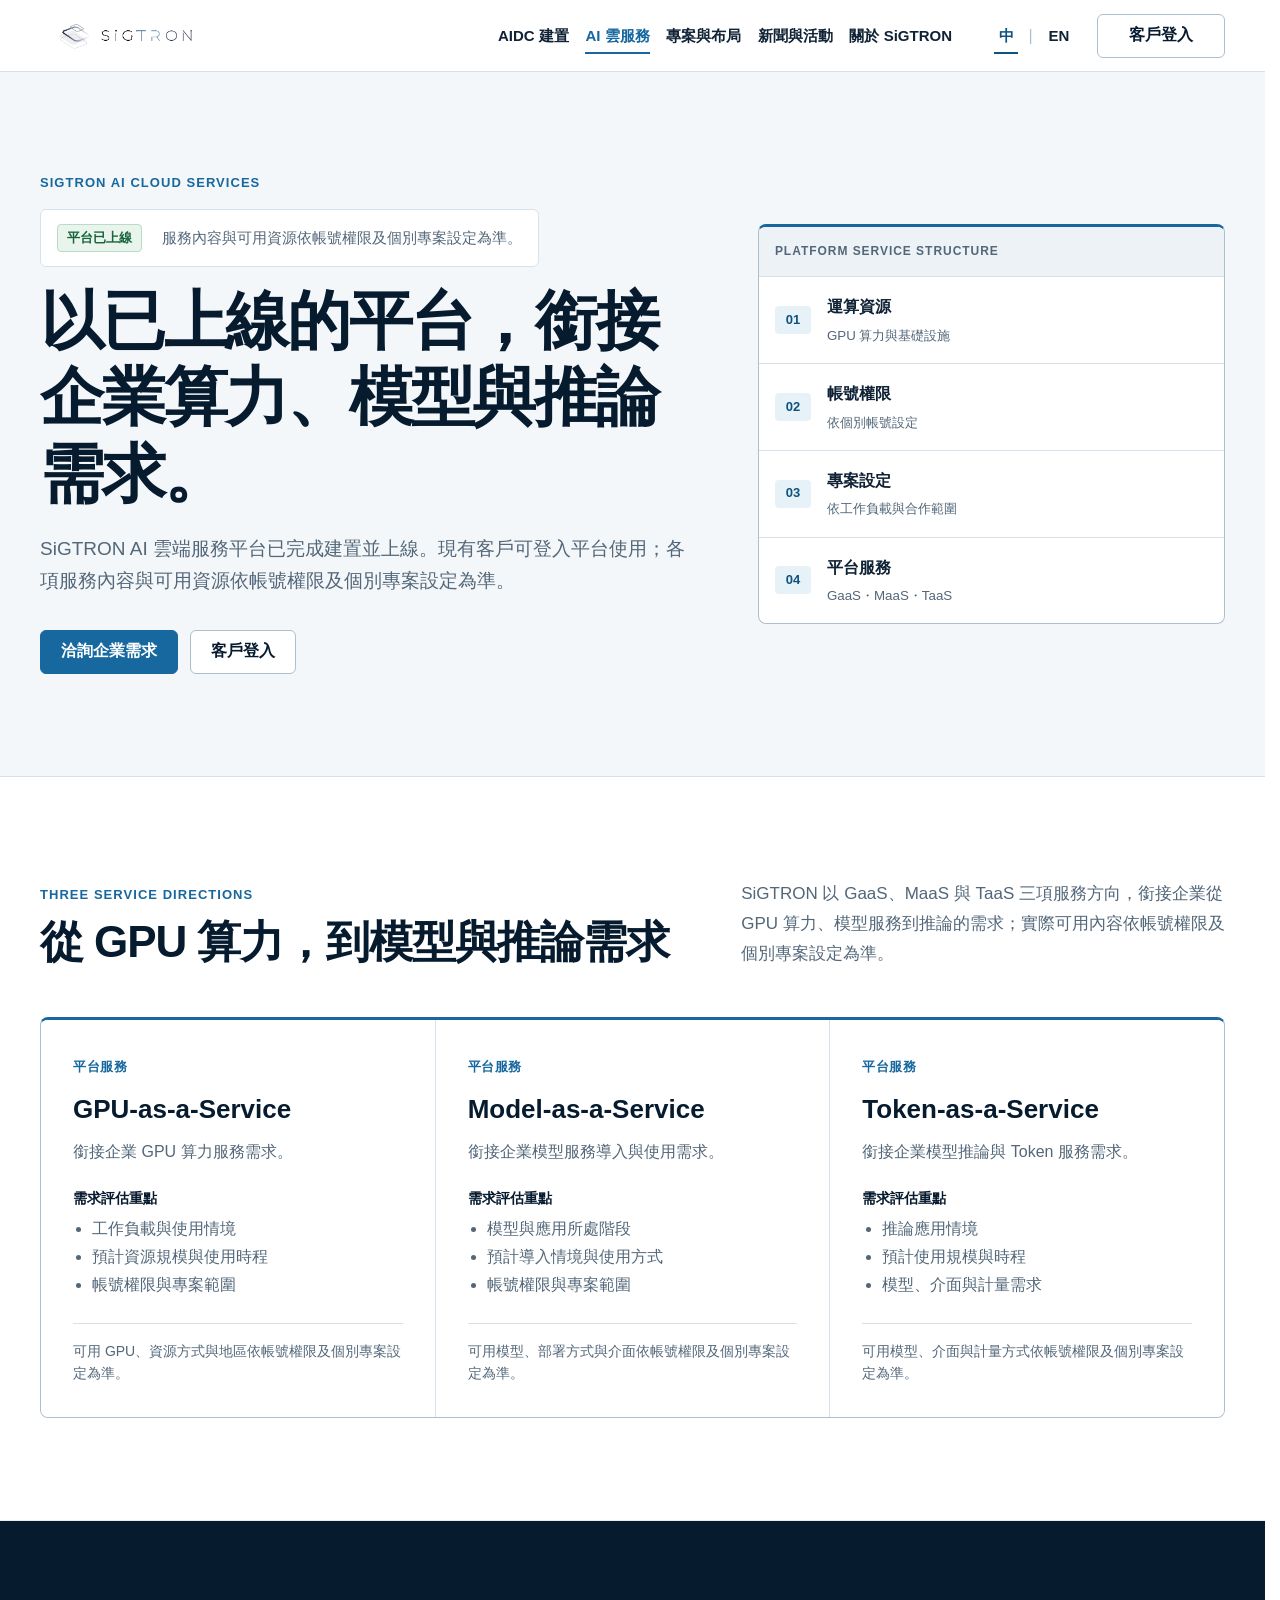
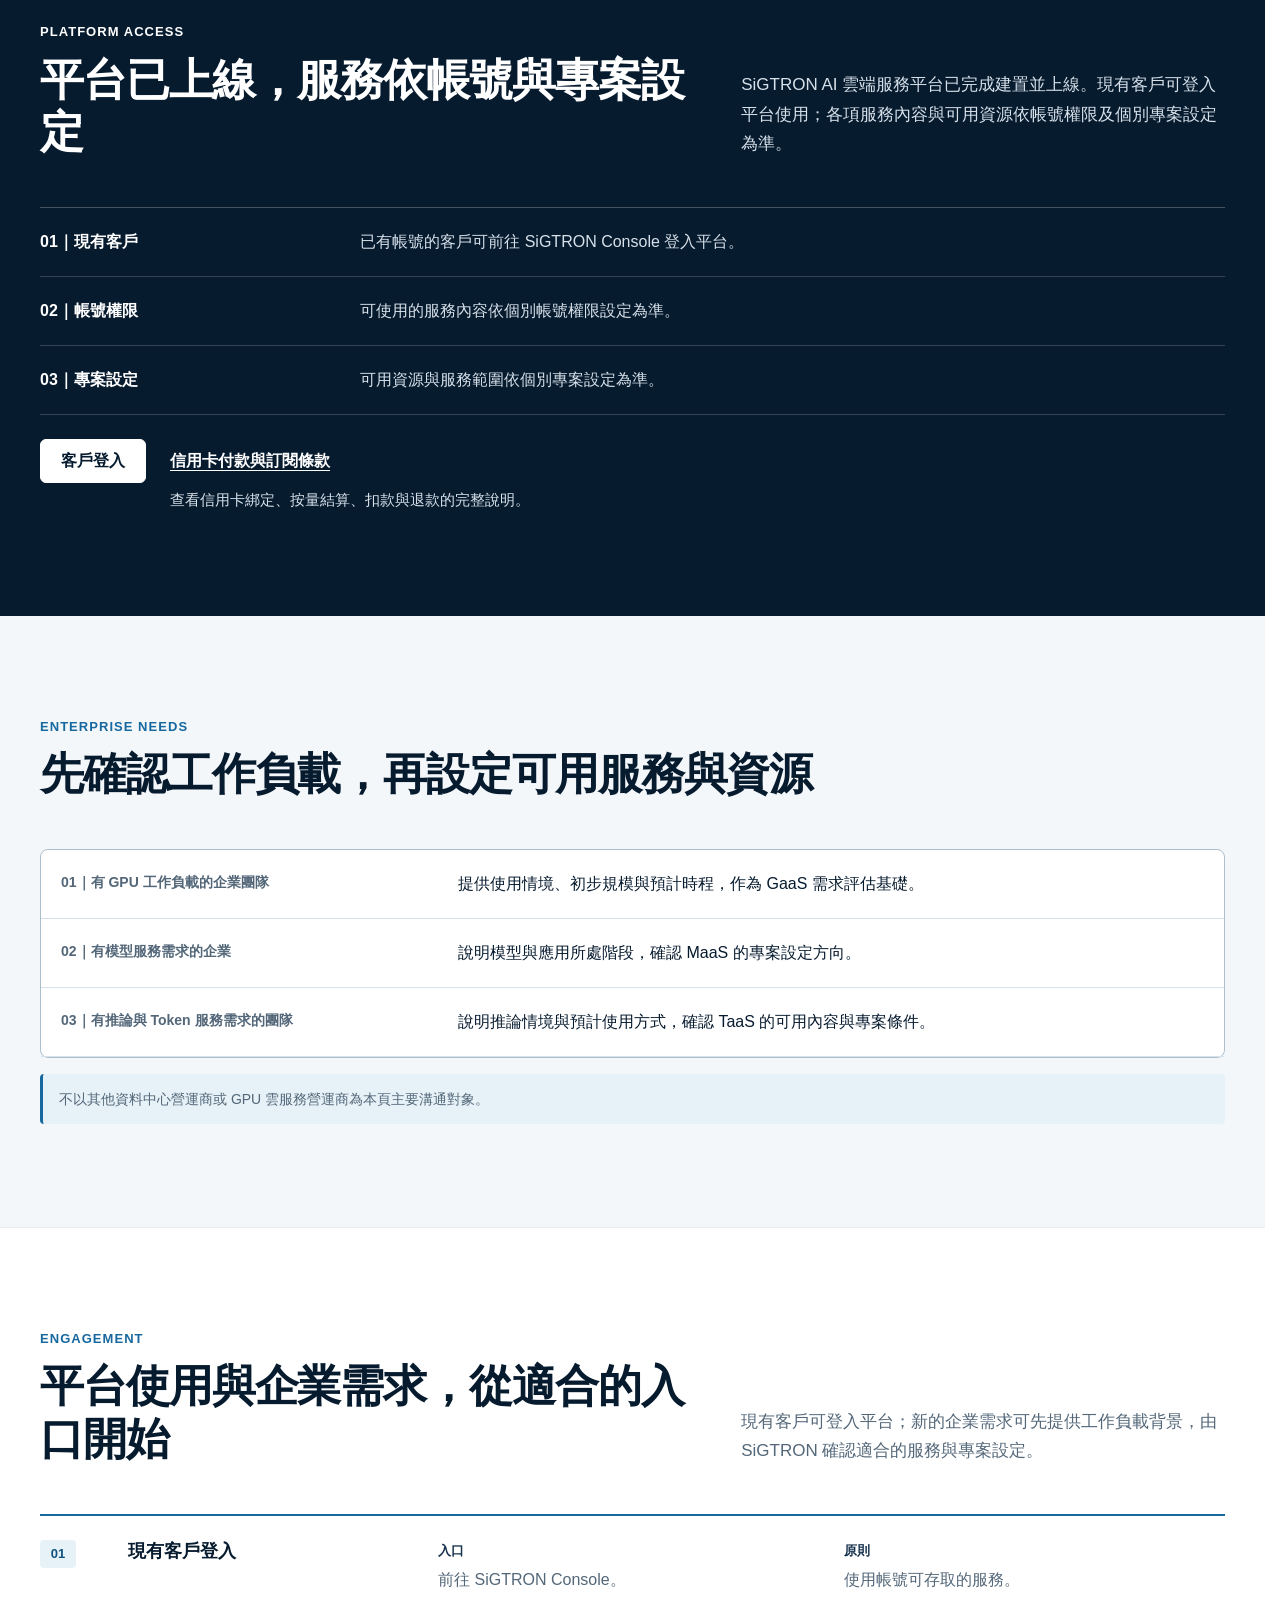
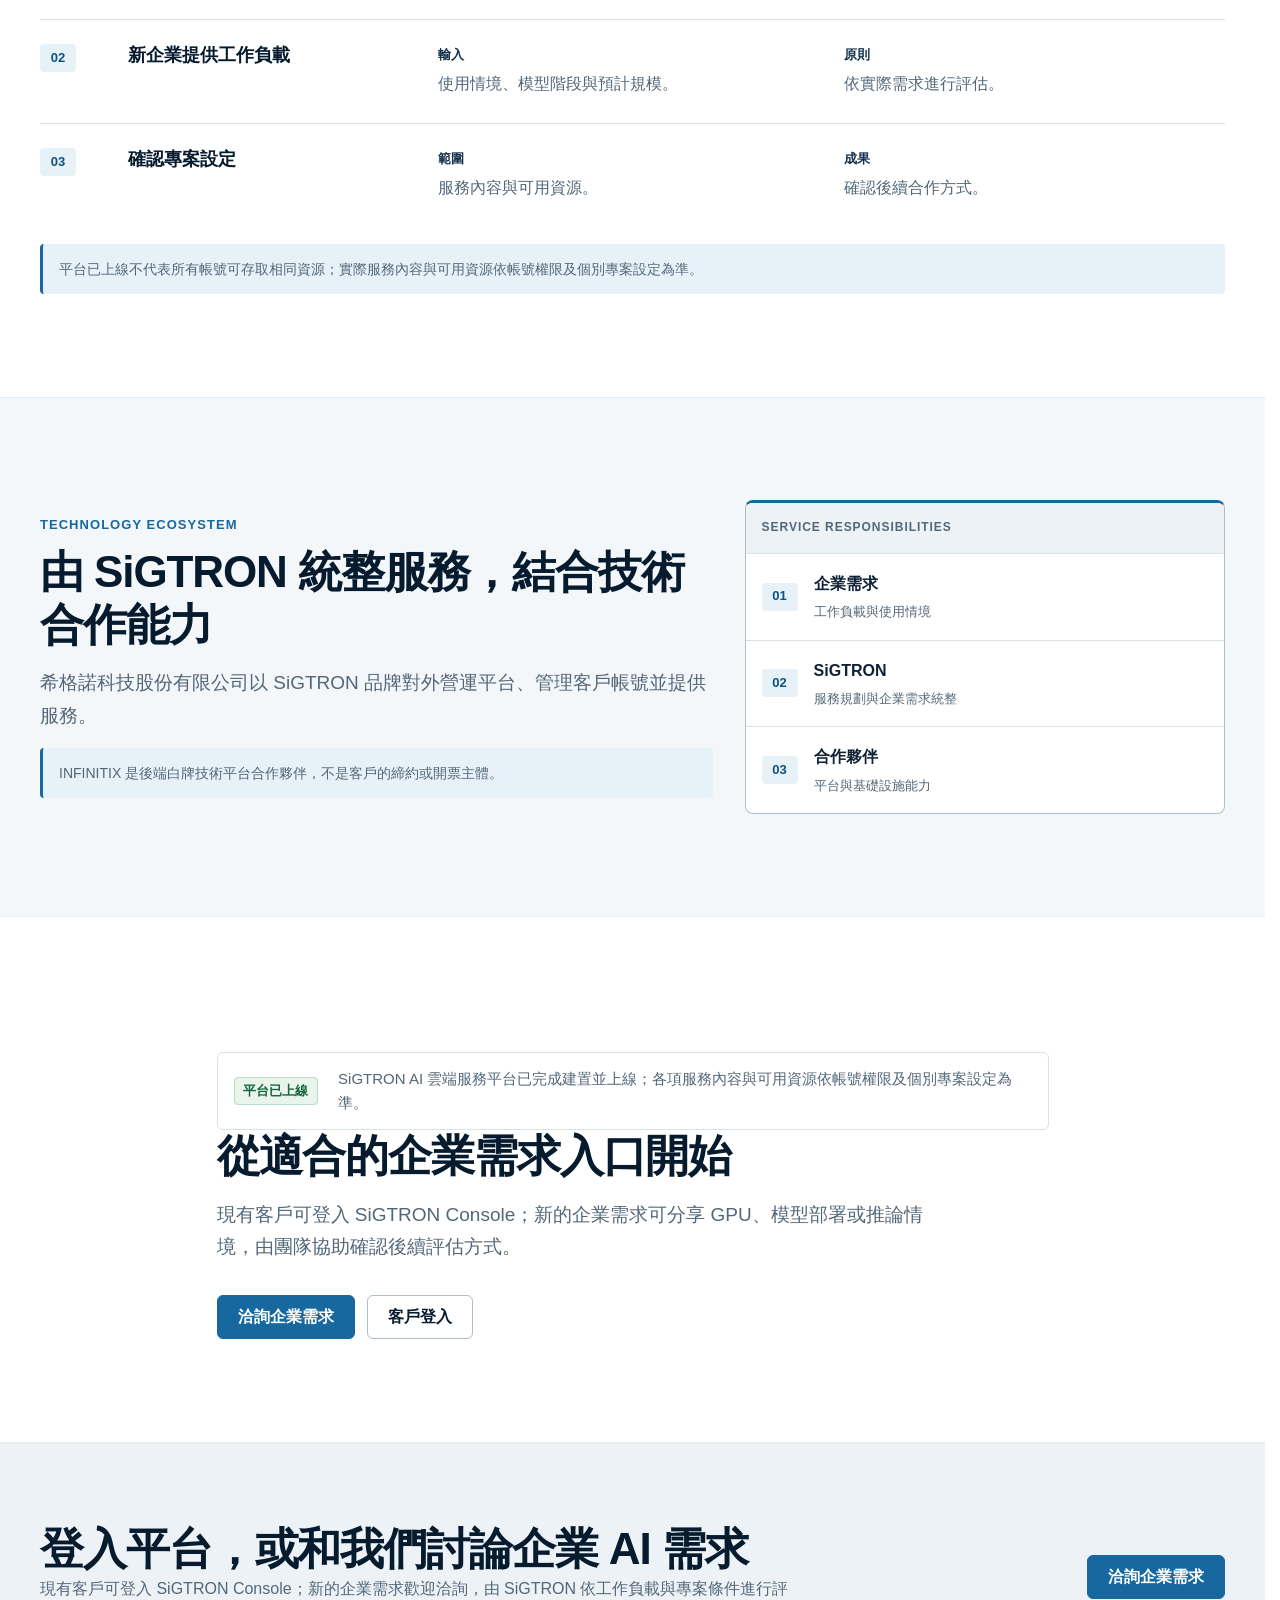
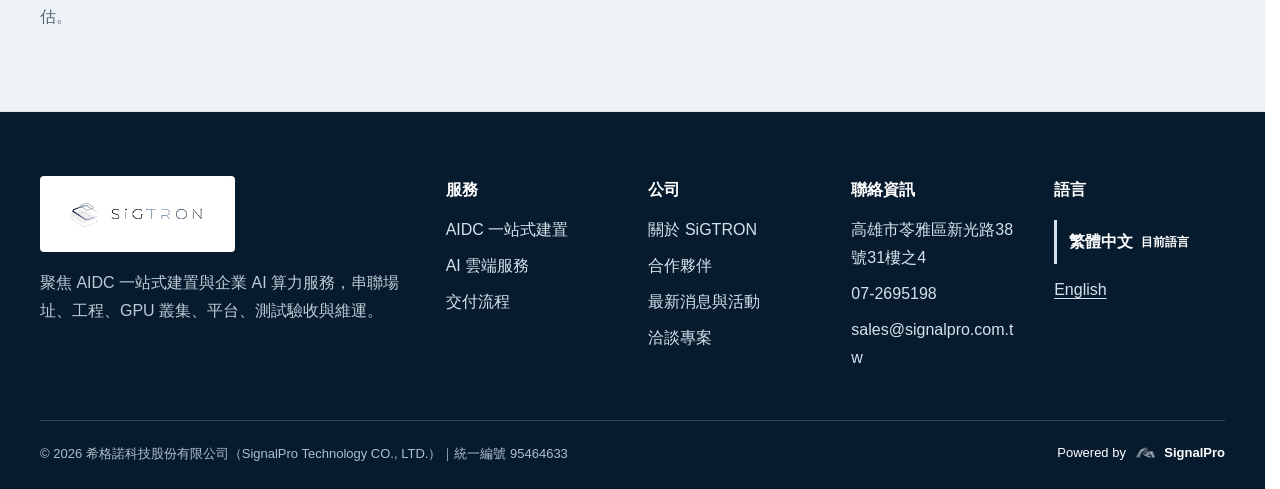
<file: prototype/ai-cloud-services.html>
<!doctype html>
<html lang="zh-Hant">
  <head>
    <meta charset="utf-8">
    <meta name="viewport" content="width=device-width, initial-scale=1">
    <meta name="description" content="SiGTRON AI 雲端服務平台已完成建置並上線，提供 GaaS、MaaS 與 TaaS。現有客戶可登入平台；服務內容與可用資源依帳號權限及個別專案設定為準。">
    <title>企業 AI 雲端服務｜GaaS、MaaS、TaaS 平台已上線｜SiGTRON</title>
    <link rel="canonical" href="https://sigtron.ai/ai-cloud-services/">
    <link rel="alternate" hreflang="zh-Hant" href="https://sigtron.ai/ai-cloud-services/">
    <link rel="alternate" hreflang="en" href="https://sigtron.ai/en/ai-cloud-services/">
    <link rel="alternate" hreflang="x-default" href="https://sigtron.ai/ai-cloud-services/">
    <link rel="stylesheet" href="assets/css/styles.css">
    <script src="assets/js/main.js" defer></script>
  </head>
  <body data-page="cloud">
    <a class="skip-link" href="#main">跳至主要內容</a>
    <header class="site-header" data-site-header>
      <div class="container header-inner">
        <a class="brand" href="index.html" aria-label="SiGTRON 首頁"><img src="assets/images/brand/sigtron-logo-horizontal.png" alt="" aria-hidden="true"></a>
        <nav class="desktop-nav" aria-label="主要導覽">
          <a class="nav-link" href="aidc.html">AIDC 建置</a>
          <a class="nav-link" href="ai-cloud-services.html" aria-current="page">AI 雲服務</a>
          <a class="nav-link" href="index.html#project-footprint">專案與布局</a>
          <a class="nav-link" href="news.html">新聞與活動</a>
          <a class="nav-link" href="index.html#about">關於 SiGTRON</a>
        </nav>
        <div class="header-actions">
          <nav class="language-selector" aria-label="語言選擇"><span class="language-selector__item is-current" aria-current="page"><span aria-hidden="true">中</span><span class="visually-hidden">繁體中文，目前語言</span></span><span class="language-selector__divider" aria-hidden="true">|</span><a class="language-selector__item" href="en/ai-cloud-services.html" lang="en" hreflang="en" aria-label="切換至 English">EN</a></nav>
          <a class="button button--secondary header-login" href="https://console.sigtron.ai/dev-console/auth/login" aria-label="登入 SiGTRON Console">客戶登入</a>
          <button class="nav-toggle" type="button" aria-expanded="false" aria-controls="site-drawer" aria-label="開啟網站選單" data-nav-toggle><span></span><span></span><span></span></button>
        </div>
      </div>
      <button class="site-drawer-backdrop" type="button" aria-label="關閉網站選單" data-nav-backdrop hidden></button>
      <div class="site-drawer" id="site-drawer" role="dialog" aria-modal="true" aria-labelledby="drawer-title" aria-hidden="true" data-site-nav hidden>
        <div class="site-drawer__header"><span id="drawer-title">網站選單</span><button class="drawer-close" type="button" aria-label="關閉網站選單" data-nav-close><span aria-hidden="true">×</span></button></div>
        <nav class="drawer-nav" aria-label="行動版主要導覽">
          <a class="nav-link" href="aidc.html">AIDC 建置</a>
          <a class="nav-link" href="ai-cloud-services.html" aria-current="page">AI 雲服務</a>
          <a class="nav-link" href="index.html#project-footprint">專案與布局</a>
          <a class="nav-link" href="news.html">新聞與活動</a>
          <a class="nav-link" href="index.html#about">關於 SiGTRON</a>
        </nav>
        <div class="drawer-actions"><a class="button button--secondary" href="https://console.sigtron.ai/dev-console/auth/login" aria-label="登入 SiGTRON Console">客戶登入</a></div>
        <nav class="drawer-language" aria-label="語言選擇"><p class="drawer-language__label">語言 / <span lang="en">Language</span></p><span class="drawer-language__current" lang="zh-Hant" aria-current="page">繁體中文 <small>目前語言</small></span><a href="en/ai-cloud-services.html" lang="en" hreflang="en" aria-label="切換至 English">English</a></nav>
      </div>
    </header>

    <main id="main">
      <section class="page-hero" aria-labelledby="cloud-page-title">
        <div class="container hero-layout">
          <div class="hero-copy">
            <span class="eyebrow">SiGTRON AI CLOUD SERVICES</span>
            <div class="status-row status-row--compact"><span class="status-label status-label--live">平台已上線</span><p>服務內容與可用資源依帳號權限及個別專案設定為準。</p></div>
            <h1 id="cloud-page-title">以已上線的平台，銜接企業算力、模型與推論需求。</h1>
            <p class="lead">SiGTRON AI 雲端服務平台已完成建置並上線。現有客戶可登入平台使用；各項服務內容與可用資源依帳號權限及個別專案設定為準。</p>
            <div class="button-row"><a class="button button--primary" href="contact.html?type=compute#project-inquiry">洽詢企業需求</a><a class="button button--secondary" href="https://console.sigtron.ai/dev-console/auth/login" aria-label="登入 SiGTRON Console">客戶登入</a></div>
          </div>
          <div class="engineering-stack engineering-stack--cloud" aria-label="AI 雲端服務存取架構">
            <p class="engineering-stack__title">PLATFORM SERVICE STRUCTURE</p>
            <ol>
              <li><span>01</span><div><strong>運算資源</strong><small>GPU 算力與基礎設施</small></div></li>
              <li><span>02</span><div><strong>帳號權限</strong><small>依個別帳號設定</small></div></li>
              <li><span>03</span><div><strong>專案設定</strong><small>依工作負載與合作範圍</small></div></li>
              <li><span>04</span><div><strong>平台服務</strong><small>GaaS・MaaS・TaaS</small></div></li>
            </ol>
          </div>
        </div>
      </section>

      <section class="section" id="services" aria-labelledby="services-title">
        <div class="container">
          <div class="section-heading"><div><span class="eyebrow">THREE SERVICE DIRECTIONS</span><h2 id="services-title">從 GPU 算力，到模型與推論需求</h2></div><p>SiGTRON 以 GaaS、MaaS 與 TaaS 三項服務方向，銜接企業從 GPU 算力、模型服務到推論的需求；實際可用內容依帳號權限及個別專案設定為準。</p></div>
          <div class="service-table service-table--detailed">
            <article>
              <span class="service-label">平台服務</span><h3>GPU-as-a-Service</h3><p>銜接企業 GPU 算力服務需求。</p>
              <h4>需求評估重點</h4><ul><li>工作負載與使用情境</li><li>預計資源規模與使用時程</li><li>帳號權限與專案範圍</li></ul>
              <p class="service-limit">可用 GPU、資源方式與地區依帳號權限及個別專案設定為準。</p>
            </article>
            <article>
              <span class="service-label">平台服務</span><h3>Model-as-a-Service</h3><p>銜接企業模型服務導入與使用需求。</p>
              <h4>需求評估重點</h4><ul><li>模型與應用所處階段</li><li>預計導入情境與使用方式</li><li>帳號權限與專案範圍</li></ul>
              <p class="service-limit">可用模型、部署方式與介面依帳號權限及個別專案設定為準。</p>
            </article>
            <article>
              <span class="service-label">平台服務</span><h3>Token-as-a-Service</h3><p>銜接企業模型推論與 Token 服務需求。</p>
              <h4>需求評估重點</h4><ul><li>推論應用情境</li><li>預計使用規模與時程</li><li>模型、介面與計量需求</li></ul>
              <p class="service-limit">可用模型、介面與計量方式依帳號權限及個別專案設定為準。</p>
            </article>
          </div>
        </div>
      </section>

      <section class="section platform-access" aria-labelledby="access-title">
        <div class="container">
          <div class="section-heading"><div><span class="eyebrow">PLATFORM ACCESS</span><h2 id="access-title">平台已上線，服務依帳號與專案設定</h2></div><p>SiGTRON AI 雲端服務平台已完成建置並上線。現有客戶可登入平台使用；各項服務內容與可用資源依帳號權限及個別專案設定為準。</p></div>
          <dl class="access-table">
            <div><dt>01｜現有客戶</dt><dd>已有帳號的客戶可前往 SiGTRON Console 登入平台。</dd></div>
            <div><dt>02｜帳號權限</dt><dd>可使用的服務內容依個別帳號權限設定為準。</dd></div>
            <div><dt>03｜專案設定</dt><dd>可用資源與服務範圍依個別專案設定為準。</dd></div>
          </dl>
          <div class="platform-access__actions">
            <div class="button-row"><a class="button button--light" href="https://console.sigtron.ai/dev-console/auth/login" aria-label="登入 SiGTRON Console">客戶登入</a></div>
            <div class="terms-entry">
              <a class="terms-entry__link" href="payment-terms.html" data-payment-terms-open>信用卡付款與訂閱條款</a>
              <p>查看信用卡綁定、按量結算、扣款與退款的完整說明。</p>
            </div>
          </div>
        </div>
      </section>

      <section class="section section--canvas" aria-labelledby="audience-title">
        <div class="container">
          <div class="section-heading section-heading--single"><span class="eyebrow">ENTERPRISE NEEDS</span><h2 id="audience-title">先確認工作負載，再設定可用服務與資源</h2></div>
          <dl class="evidence-table evidence-table--wide">
            <div><dt>01｜有 GPU 工作負載的企業團隊</dt><dd>提供使用情境、初步規模與預計時程，作為 GaaS 需求評估基礎。</dd></div>
            <div><dt>02｜有模型服務需求的企業</dt><dd>說明模型與應用所處階段，確認 MaaS 的專案設定方向。</dd></div>
            <div><dt>03｜有推論與 Token 服務需求的團隊</dt><dd>說明推論情境與預計使用方式，確認 TaaS 的可用內容與專案條件。</dd></div>
          </dl>
          <p class="disclosure-note">不以其他資料中心營運商或 GPU 雲服務營運商為本頁主要溝通對象。</p>
        </div>
      </section>

      <section class="section" aria-labelledby="engagement-title">
        <div class="container">
          <div class="section-heading"><div><span class="eyebrow">ENGAGEMENT</span><h2 id="engagement-title">平台使用與企業需求，從適合的入口開始</h2></div><p>現有客戶可登入平台；新的企業需求可先提供工作負載背景，由 SiGTRON 確認適合的服務與專案設定。</p></div>
          <ol class="process-rail process-rail--three">
            <li class="process-rail__step"><span class="process-index">01</span><h3>現有客戶登入</h3><p><strong>入口</strong>前往 SiGTRON Console。</p><p><strong>原則</strong>使用帳號可存取的服務。</p></li>
            <li class="process-rail__step"><span class="process-index">02</span><h3>新企業提供工作負載</h3><p><strong>輸入</strong>使用情境、模型階段與預計規模。</p><p><strong>原則</strong>依實際需求進行評估。</p></li>
            <li class="process-rail__step"><span class="process-index">03</span><h3>確認專案設定</h3><p><strong>範圍</strong>服務內容與可用資源。</p><p><strong>成果</strong>確認後續合作方式。</p></li>
          </ol>
          <p class="disclosure-note">平台已上線不代表所有帳號可存取相同資源；實際服務內容與可用資源依帳號權限及個別專案設定為準。</p>
        </div>
      </section>

      <section class="section section--canvas" id="ecosystem" aria-labelledby="ecosystem-title">
        <div class="container about-layout">
          <div><span class="eyebrow">TECHNOLOGY ECOSYSTEM</span><h2 id="ecosystem-title">由 SiGTRON 統整服務，結合技術合作能力</h2><p class="lead">希格諾科技股份有限公司以 SiGTRON 品牌對外營運平台、管理客戶帳號並提供服務。</p><p class="disclosure-note">INFINITIX 是後端白牌技術平台合作夥伴，不是客戶的締約或開票主體。</p></div>
          <div class="engineering-stack engineering-stack--compact" aria-label="AI 雲端服務生態系層級"><p class="engineering-stack__title">SERVICE RESPONSIBILITIES</p><ol><li><span>01</span><div><strong>企業需求</strong><small>工作負載與使用情境</small></div></li><li><span>02</span><div><strong>SiGTRON</strong><small>服務規劃與企業需求統整</small></div></li><li><span>03</span><div><strong>合作夥伴</strong><small>平台與基礎設施能力</small></div></li></ol></div>
        </div>
      </section>

      <section class="section" aria-labelledby="status-title">
        <div class="container narrow">
          <div class="status-row"><span class="status-label status-label--live">平台已上線</span><p>SiGTRON AI 雲端服務平台已完成建置並上線；各項服務內容與可用資源依帳號權限及個別專案設定為準。</p></div>
          <h2 id="status-title">從適合的企業需求入口開始</h2>
          <p class="lead">現有客戶可登入 SiGTRON Console；新的企業需求可分享 GPU、模型部署或推論情境，由團隊協助確認後續評估方式。</p>
          <div class="button-row"><a class="button button--primary" href="contact.html?type=compute#project-inquiry">洽詢企業需求</a><a class="button button--secondary" href="https://console.sigtron.ai/dev-console/auth/login" aria-label="登入 SiGTRON Console">客戶登入</a></div>
        </div>
      </section>

      <section class="cta-band" aria-labelledby="cloud-cta-title">
        <div class="container cta-inner"><div><h2 id="cloud-cta-title">登入平台，或和我們討論企業 AI 需求</h2><p>現有客戶可登入 SiGTRON Console；新的企業需求歡迎洽詢，由 SiGTRON 依工作負載與專案條件進行評估。</p></div><a class="button button--primary" href="contact.html?type=compute#project-inquiry">洽詢企業需求</a></div>
      </section>
    </main>

    <footer class="site-footer">
      <div class="container">
        <div class="footer-grid">
          <div><a class="brand brand--footer" href="index.html" aria-label="SiGTRON 首頁"><img src="assets/images/brand/sigtron-logo-horizontal.png" alt="" aria-hidden="true"></a><p class="footer-intro">聚焦 AIDC 一站式建置與企業 AI 算力服務，串聯場址、工程、GPU 叢集、平台、測試驗收與維運。</p></div>
          <div><p class="footer-heading">服務</p><ul class="footer-links"><li><a href="aidc.html">AIDC 一站式建置</a></li><li><a href="ai-cloud-services.html">AI 雲端服務</a></li><li><a href="aidc.html#delivery">交付流程</a></li></ul></div>
          <div><p class="footer-heading">公司</p><ul class="footer-links"><li><a href="index.html#about">關於 SiGTRON</a></li><li><a href="index.html#partners">合作夥伴</a></li><li><a href="news.html">最新消息與活動</a></li><li><a href="contact.html#project-inquiry">洽談專案</a></li></ul></div>
          <div><p class="footer-heading">聯絡資訊</p><address class="footer-contact" aria-label="希格諾科技聯絡資訊"><span>高雄市苓雅區新光路38號31樓之4</span><a href="tel:072695198">07-2695198</a><a href="mailto:sales@signalpro.com.tw">sales@signalpro.com.tw</a></address></div>
          <nav class="footer-language" aria-label="語言選擇"><p class="footer-heading">語言</p><span aria-current="page" lang="zh-Hant">繁體中文 <small>目前語言</small></span><a href="en/ai-cloud-services.html" lang="en" hreflang="en" aria-label="切換至 English">English</a></nav>
        </div>
        <div class="footer-bottom"><span class="footer-legal">© <span data-current-year></span> 希格諾科技股份有限公司（SignalPro Technology CO., LTD.）｜統一編號 95464633</span><span class="powered-by"><span>Powered by</span><img src="assets/images/brand/signalpro/signalpro-symbol-white.png" alt="" aria-hidden="true"><strong>SignalPro</strong></span></div>
      </div>
    </footer>

    <dialog class="payment-terms-dialog" aria-labelledby="payment-terms-dialog-title" data-payment-terms-dialog>
      <div class="payment-terms-dialog__frame">
        <header class="payment-terms-dialog__header">
          <div>
            <p class="eyebrow">PAYMENT &amp; SUBSCRIPTION TERMS</p>
            <h2 id="payment-terms-dialog-title" tabindex="-1">信用卡付款說明</h2>
          </div>
          <button class="payment-terms-dialog__close" type="button" aria-label="關閉信用卡付款說明" data-payment-terms-close><span aria-hidden="true">×</span></button>
        </header>
        <div class="payment-terms-dialog__scroll" data-payment-terms-scroll>
          <p class="prototype-notice"><strong>Prototype 閱覽說明：</strong>本視窗只供閱覽，不取得同意、綁卡、訂閱或付款。</p>
          <div class="payment-terms-layout">
            <nav class="payment-terms-toc" aria-label="信用卡付款說明章節">
              <p class="payment-terms-toc__title">本頁章節</p>
              <ol>
                <li><a href="#terms-introduction">介紹</a></li>
                <li><a href="#terms-card-binding">綁定信用卡</a></li>
                <li><a href="#terms-card-unbinding">解除綁定信用卡</a></li>
                <li><a href="#terms-card-expiration">到期失效</a></li>
                <li><a href="#terms-card-replacement">換卡</a></li>
                <li><a href="#terms-payment">付費</a></li>
                <li><a href="#terms-postpaid">先使用後付款機制說明</a></li>
                <li><a href="#terms-settlement">結算與扣款方式</a></li>
                <li><a href="#terms-refunds">退款說明</a></li>
                <li><a href="#terms-company-information">公司資訊</a></li>
              </ol>
              <a class="text-link" href="payment-terms.html">開啟完整頁面</a>
            </nav>
            <article class="payment-terms-content" data-payment-terms-content>
              <section id="terms-introduction" tabindex="-1">
                <h3>介紹</h3>
                <p>希格諾科技股份有限公司(以下簡稱「 希格諾公司」)係依據本服務條款提供信用卡綁定、付款、訂閱的相關服務。</p>
                <p>綁定信用卡與訂閱服務為希格諾公司旗下網路服務平台及其相關服務與產品依據本合約所提供之服務(以下簡稱「本服務」)。當臺端開始使用本服務，即表示已閱讀、瞭解並同意接受本服務條款所述之所有內容，如臺端不接受本條款，則不得使用服務。</p>
              </section>
              <section id="terms-card-binding" tabindex="-1">
                <h3>綁定信用卡</h3>
                <p>臺端授權希格諾公司透過金流公司之服務平台進行信用卡綁定，並取得由金流公司發出的支付憑證，該信用卡可用於未來支付本服務之所有服務費用。</p>
                <p>希格諾公司不會經手、存儲或管理信用卡卡號，所有信用卡相關資訊均由金流公司負責處理。</p>
                <p>信用卡綁定過程中會進行小額驗證扣款 (例如 10 元授權驗證)，該金額會在驗證後取消授權，不予入帳。</p>
                <p>臺端應確保提供的信用卡資訊為合法且有效，並且持卡人已授權該卡用於支付平台費用。</p>
              </section>
              <section id="terms-card-unbinding" tabindex="-1">
                <h3>解除綁定信用卡</h3>
                <p>臺端可隨時透過平台申請解除信用卡綁定，惟希格諾公司有權確認臺端尚無任何欠費之記錄，始向金流公司發送解綁請求，由金流公司處理相關操作。</p>
                <p>解除綁定後，該信用卡將無法再用於支付服務費用。</p>
              </section>
              <section id="terms-card-expiration" tabindex="-1">
                <h3>到期失效</h3>
                <p>綁定信用卡的支付憑證有效期限與該信用卡的有效期限相同，當信用卡到期時，支付憑證也將同步失效；若信用卡因其他原因失效，亦會導致服務暫停或終止。</p>
                <p>由於希格諾公司不儲存信用卡資訊，臺端應自行確保信用卡資訊的有效性。</p>
              </section>
              <section id="terms-card-replacement" tabindex="-1">
                <h3>換卡</h3>
                <p>臺端可透過平台發起更換信用卡請求，平台將通知金流公司處理，並取得新的支付憑證。更換信用卡時，需重新進行小額驗證扣款，以確保卡片有效性。</p>
                <p>若更換信用卡後仍有未完成的付款訂單，平台將使用新信用卡進行扣款，以確保服務不中斷。</p>
              </section>
              <section id="terms-payment" tabindex="-1">
                <h3>付費</h3>
                <p>當臺端使用本服務時，希格諾公司將透過金流公司進行付款請求，並使用金流公司提供的支付憑證來處理刷卡交易。</p>
                <p>希格諾公司不會直接處理信用卡交易，而是由金流公司負責與銀行間的金流作業。</p>
                <p>若臺端預先預約使用本服務，但扣款時未綁定有效信用卡或支付憑證已失效，則付款將失敗，服務將無法啟用或繼續使用。</p>
                <p>臺端應確保綁定的信用卡額度足夠，否則可能影響本服務的使用。</p>
              </section>
              <section id="terms-postpaid" tabindex="-1">
                <h3>先使用後付款機制說明</h3>
                <p>本服務採「先使用、後付款」之計費模式。臺端完成信用卡綁定後，系統將提供初始使用額度供臺端使用相關服務。</p>
                <p>當使用額度達指定門檻、額度用罄或符合系統設定之結算條件時，系統將依實際使用量向綁定信用卡進行扣款，並同步補充後續可使用額度，以維持服務正常運作。</p>
                <p>臺端於綁定信用卡並開始使用服務時，即視為已閱讀、瞭解並同意本服務之計費、扣款、結算及退款規則。</p>
              </section>
              <section id="terms-settlement" tabindex="-1">
                <h3>結算與扣款方式</h3>
                <p>本服務非固定週期扣款，而係依實際使用量進行結算。</p>
                <p>當使用額度達預設門檻、額度用罄或符合系統設定之結算條件時，系統將自動向綁定信用卡進行扣款，臺端應確保綁定之信用卡為有效狀態且具有足夠可用額度，以避免影響服務使用。</p>
              </section>
              <section id="terms-refunds" tabindex="-1">
                <h3>退款說明</h3>
                <p>本服務之費用係依實際使用量計算。已使用之額度、服務時數、API 呼叫次數或其他已消耗之服務內容，均視為已履行之服務，不得申請退款。</p>
                <p>如臺端尚有未使用之額度，或因系統異常、重複扣款等非臺端因素導致費用爭議時，可向希格諾公司提出申請，希格諾公司將依實際情況進行審核與處理。</p>
              </section>
              <section id="terms-company-information" tabindex="-1">
                <h3>公司資訊</h3>
                <p>希格諾科技股份有限公司 © SignalPro Technology CO., LTD. All Rights Reserved. 統一編號 Tax ID number : 95464633</p>
              </section>
            </article>
          </div>
        </div>
      </div>
    </dialog>
  </body>
</html>
</file>
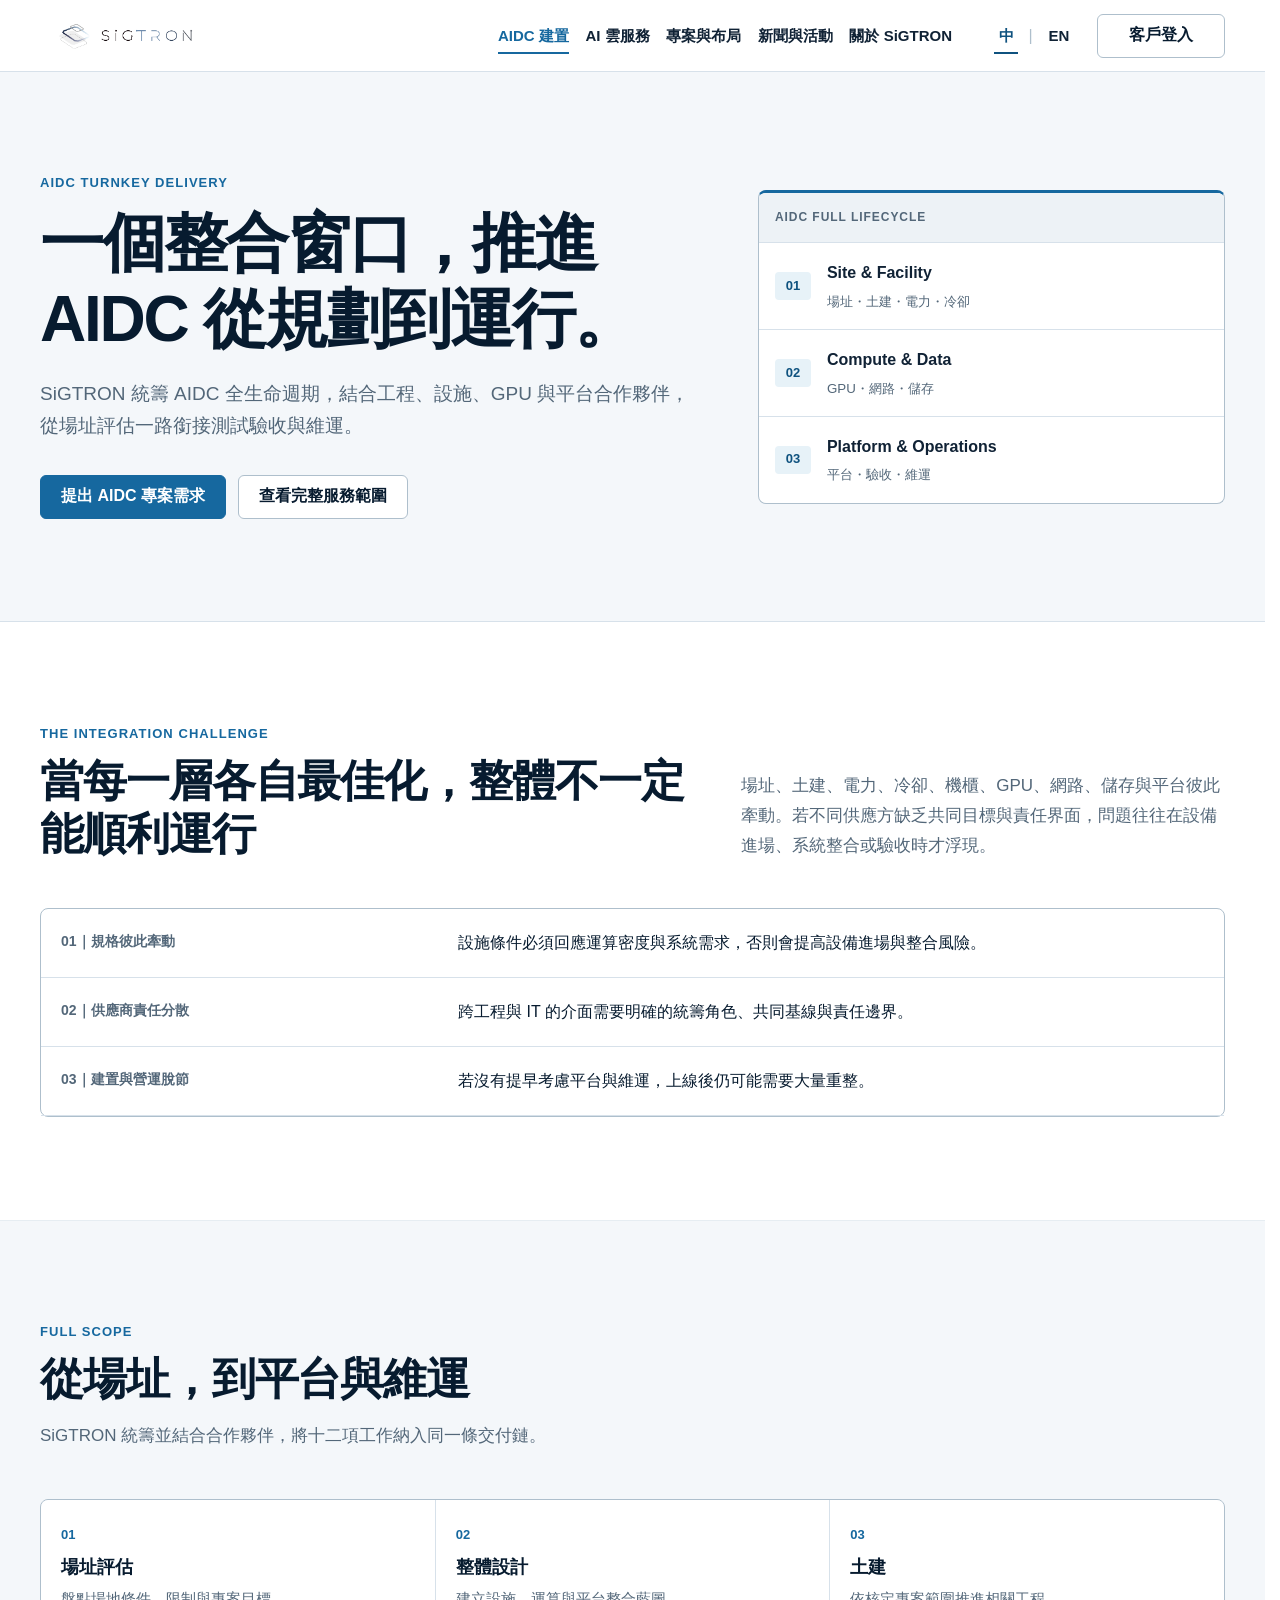
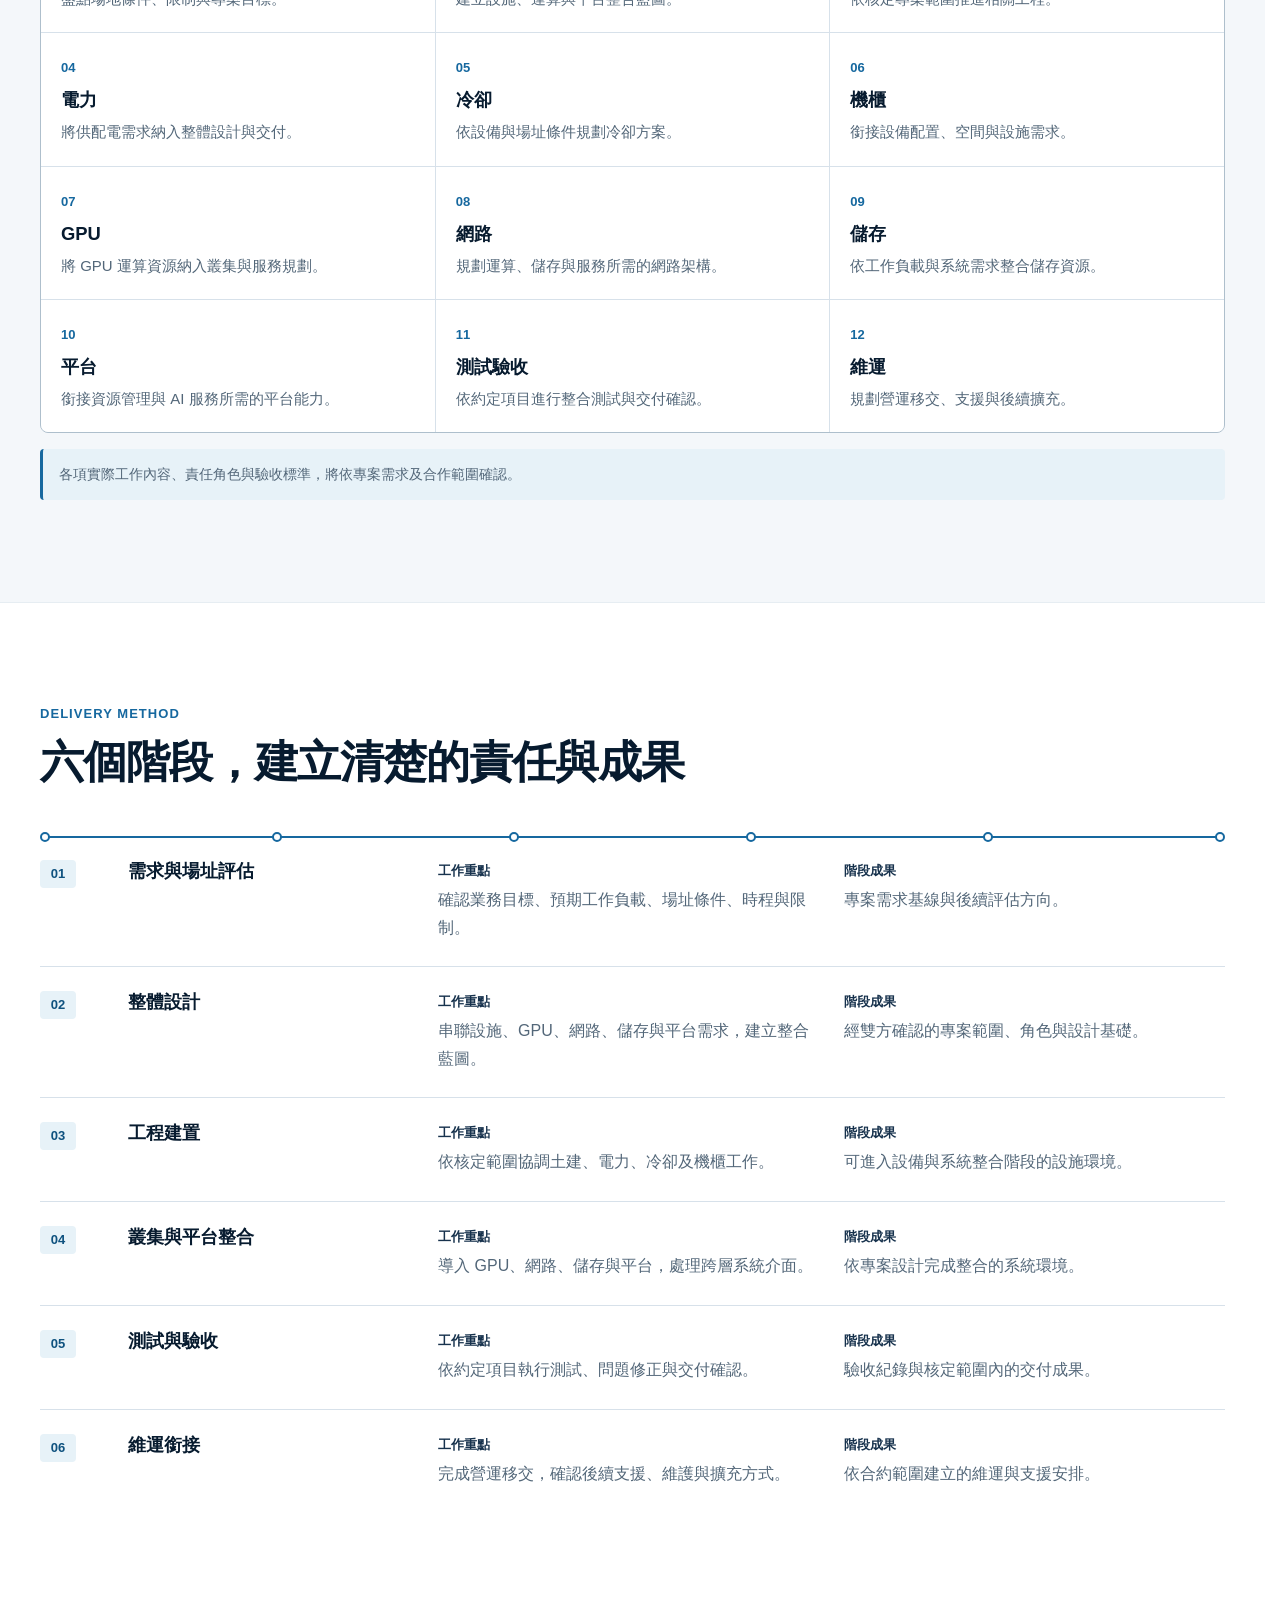
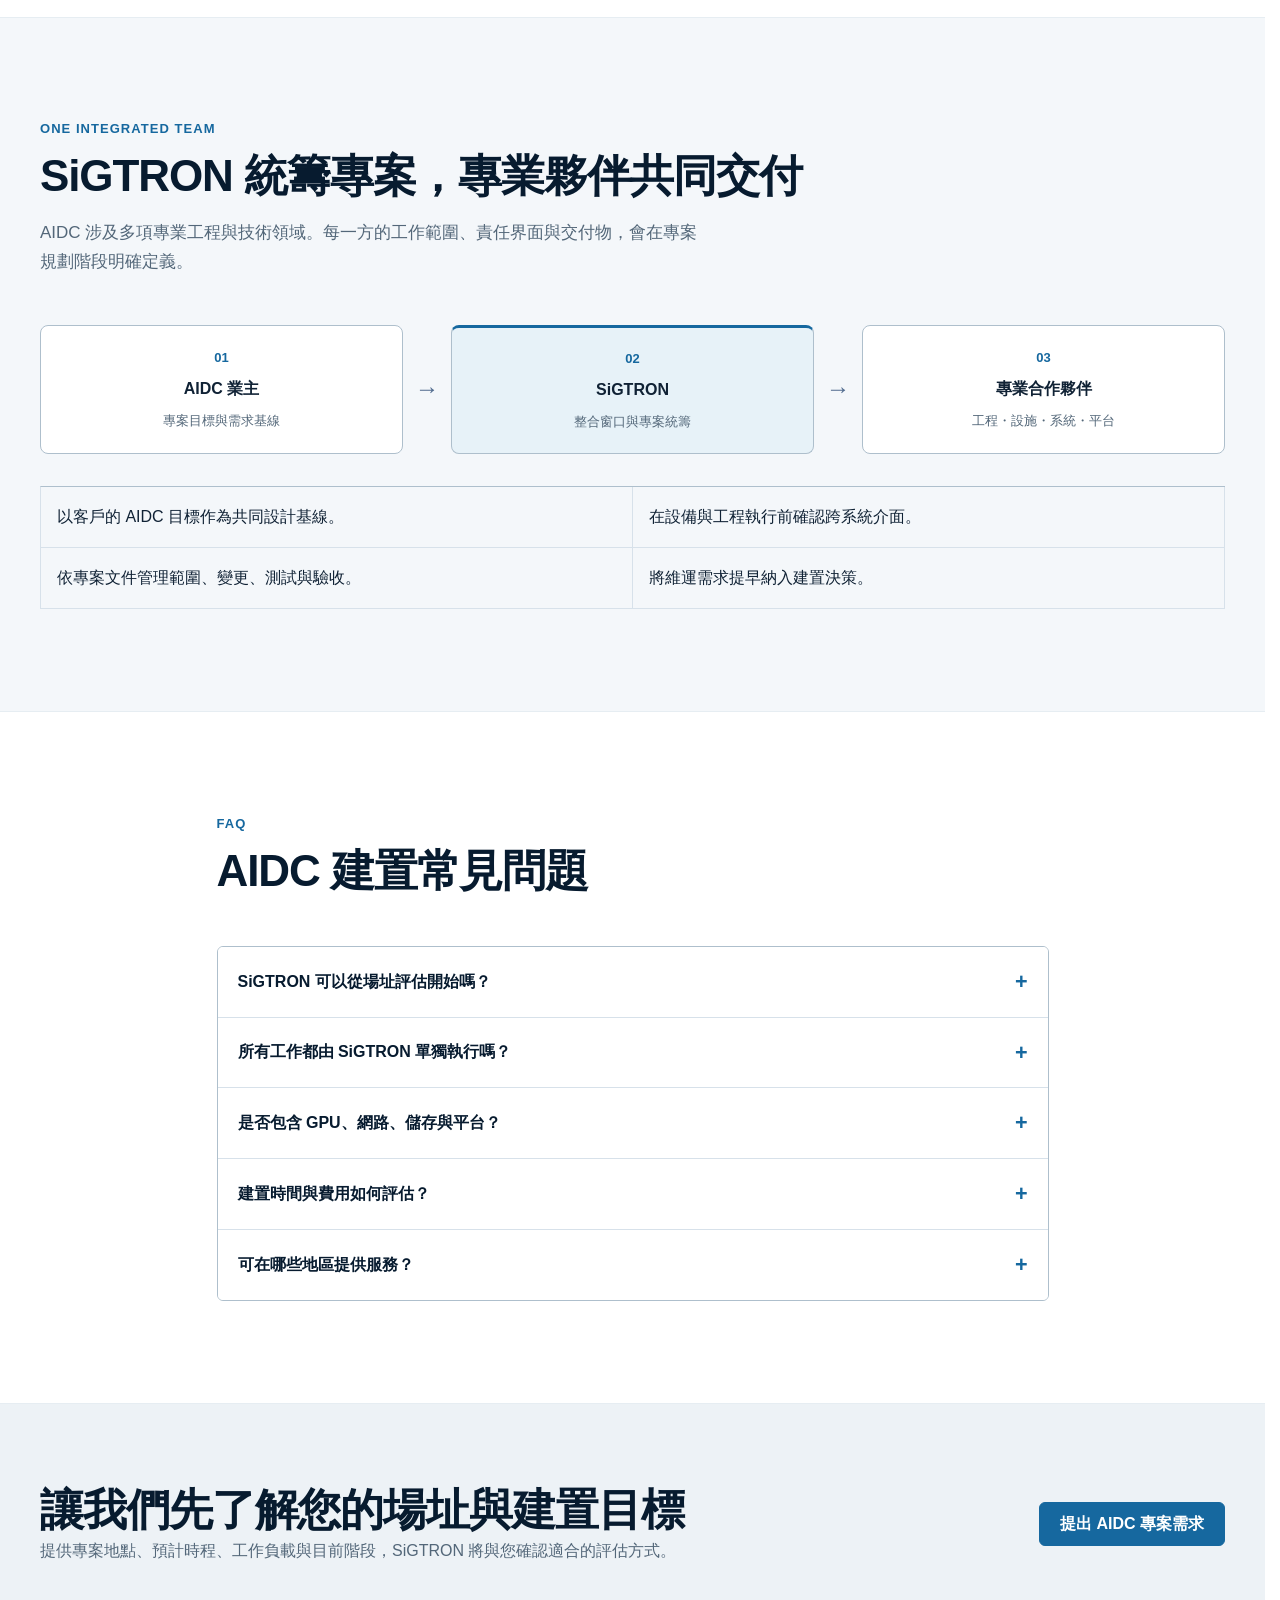
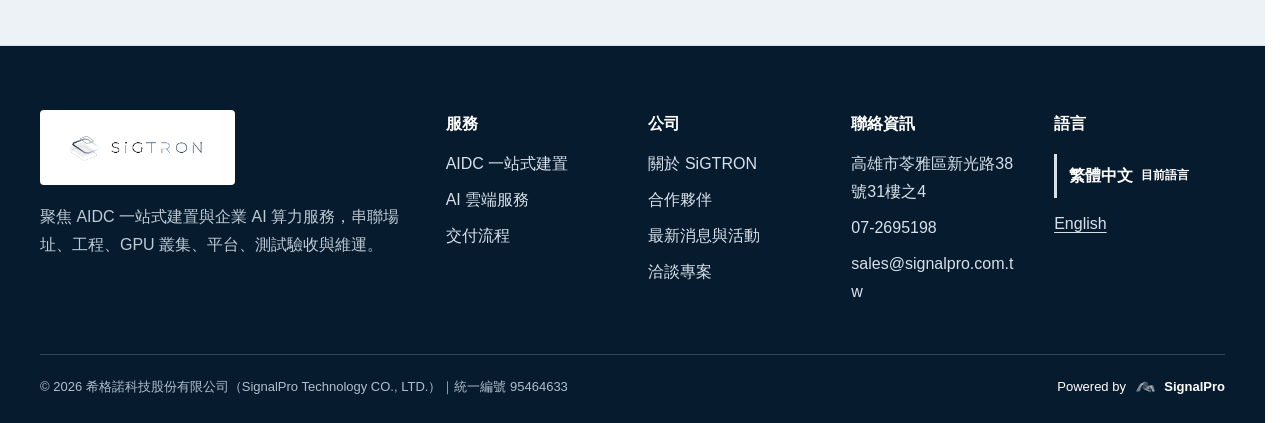
<file: prototype/aidc.html>
<!doctype html>
<html lang="zh-Hant">
  <head>
    <meta charset="utf-8">
    <meta name="viewport" content="width=device-width, initial-scale=1">
    <meta name="description" content="SiGTRON 統籌場址評估、設計、土建、電力、冷卻、機櫃、GPU、網路、儲存、平台、測試驗收與維運，結合專業夥伴交付完整 AIDC。">
    <title>AIDC 一站式建置｜場址、工程、GPU、平台到維運｜SiGTRON</title>
    <link rel="canonical" href="https://sigtron.ai/aidc/">
    <link rel="alternate" hreflang="zh-Hant" href="https://sigtron.ai/aidc/">
    <link rel="alternate" hreflang="en" href="https://sigtron.ai/en/aidc/">
    <link rel="alternate" hreflang="x-default" href="https://sigtron.ai/aidc/">
    <link rel="stylesheet" href="assets/css/styles.css">
    <script src="assets/js/main.js" defer></script>
  </head>
  <body data-page="aidc">
    <a class="skip-link" href="#main">跳至主要內容</a>
    <header class="site-header" data-site-header>
      <div class="container header-inner">
        <a class="brand" href="index.html" aria-label="SiGTRON 首頁"><img src="assets/images/brand/sigtron-logo-horizontal.png" alt="" aria-hidden="true"></a>
        <nav class="desktop-nav" aria-label="主要導覽">
          <a class="nav-link" href="aidc.html" aria-current="page">AIDC 建置</a>
          <a class="nav-link" href="ai-cloud-services.html">AI 雲服務</a>
          <a class="nav-link" href="index.html#project-footprint">專案與布局</a>
          <a class="nav-link" href="news.html">新聞與活動</a>
          <a class="nav-link" href="index.html#about">關於 SiGTRON</a>
        </nav>
        <div class="header-actions">
          <nav class="language-selector" aria-label="語言選擇"><span class="language-selector__item is-current" aria-current="page"><span aria-hidden="true">中</span><span class="visually-hidden">繁體中文，目前語言</span></span><span class="language-selector__divider" aria-hidden="true">|</span><a class="language-selector__item" href="en/aidc.html" lang="en" hreflang="en" aria-label="切換至 English">EN</a></nav>
          <a class="button button--secondary header-login" href="https://console.sigtron.ai/dev-console/auth/login" aria-label="登入 SiGTRON Console">客戶登入</a>
          <button class="nav-toggle" type="button" aria-expanded="false" aria-controls="site-drawer" aria-label="開啟網站選單" data-nav-toggle><span></span><span></span><span></span></button>
        </div>
      </div>
      <button class="site-drawer-backdrop" type="button" aria-label="關閉網站選單" data-nav-backdrop hidden></button>
      <div class="site-drawer" id="site-drawer" role="dialog" aria-modal="true" aria-labelledby="drawer-title" aria-hidden="true" data-site-nav hidden>
        <div class="site-drawer__header"><span id="drawer-title">網站選單</span><button class="drawer-close" type="button" aria-label="關閉網站選單" data-nav-close><span aria-hidden="true">×</span></button></div>
        <nav class="drawer-nav" aria-label="行動版主要導覽">
          <a class="nav-link" href="aidc.html" aria-current="page">AIDC 建置</a>
          <a class="nav-link" href="ai-cloud-services.html">AI 雲服務</a>
          <a class="nav-link" href="index.html#project-footprint">專案與布局</a>
          <a class="nav-link" href="news.html">新聞與活動</a>
          <a class="nav-link" href="index.html#about">關於 SiGTRON</a>
        </nav>
        <div class="drawer-actions"><a class="button button--secondary" href="https://console.sigtron.ai/dev-console/auth/login" aria-label="登入 SiGTRON Console">客戶登入</a></div>
        <nav class="drawer-language" aria-label="語言選擇"><p class="drawer-language__label">語言 / <span lang="en">Language</span></p><span class="drawer-language__current" lang="zh-Hant" aria-current="page">繁體中文 <small>目前語言</small></span><a href="en/aidc.html" lang="en" hreflang="en" aria-label="切換至 English">English</a></nav>
      </div>
    </header>

    <main id="main">
      <section class="page-hero" aria-labelledby="aidc-title">
        <div class="container hero-layout">
          <div class="hero-copy">
            <span class="eyebrow">AIDC TURNKEY DELIVERY</span>
            <h1 id="aidc-title">一個整合窗口，推進 AIDC 從規劃到運行。</h1>
            <p class="lead">SiGTRON 統籌 AIDC 全生命週期，結合工程、設施、GPU 與平台合作夥伴，從場址評估一路銜接測試驗收與維運。</p>
            <div class="button-row"><a class="button button--primary" href="contact.html?type=aidc#project-inquiry">提出 AIDC 專案需求</a><a class="button button--secondary" href="#scope">查看完整服務範圍</a></div>
          </div>
          <div class="engineering-stack" aria-label="AIDC 一站式服務層級">
            <p class="engineering-stack__title">AIDC FULL LIFECYCLE</p>
            <ol>
              <li><span>01</span><div><strong>Site &amp; Facility</strong><small>場址・土建・電力・冷卻</small></div></li>
              <li><span>02</span><div><strong>Compute &amp; Data</strong><small>GPU・網路・儲存</small></div></li>
              <li><span>03</span><div><strong>Platform &amp; Operations</strong><small>平台・驗收・維運</small></div></li>
            </ol>
          </div>
        </div>
      </section>

      <section class="section" aria-labelledby="challenge-title">
        <div class="container">
          <div class="section-heading"><div><span class="eyebrow">THE INTEGRATION CHALLENGE</span><h2 id="challenge-title">當每一層各自最佳化，整體不一定能順利運行</h2></div><p>場址、土建、電力、冷卻、機櫃、GPU、網路、儲存與平台彼此牽動。若不同供應方缺乏共同目標與責任界面，問題往往在設備進場、系統整合或驗收時才浮現。</p></div>
          <dl class="evidence-table evidence-table--wide challenge-table">
            <div><dt>01｜規格彼此牽動</dt><dd>設施條件必須回應運算密度與系統需求，否則會提高設備進場與整合風險。</dd></div>
            <div><dt>02｜供應商責任分散</dt><dd>跨工程與 IT 的介面需要明確的統籌角色、共同基線與責任邊界。</dd></div>
            <div><dt>03｜建置與營運脫節</dt><dd>若沒有提早考慮平台與維運，上線後仍可能需要大量重整。</dd></div>
          </dl>
        </div>
      </section>

      <section class="section section--canvas" id="scope" aria-labelledby="scope-title">
        <div class="container">
          <div class="section-heading section-heading--single"><span class="eyebrow">FULL SCOPE</span><h2 id="scope-title">從場址，到平台與維運</h2><p class="lead">SiGTRON 統籌並結合合作夥伴，將十二項工作納入同一條交付鏈。</p></div>
          <ol class="engineering-matrix engineering-matrix--twelve">
            <li class="engineering-matrix__item"><span>01</span><h3>場址評估</h3><p>盤點場地條件、限制與專案目標。</p></li>
            <li class="engineering-matrix__item"><span>02</span><h3>整體設計</h3><p>建立設施、運算與平台整合藍圖。</p></li>
            <li class="engineering-matrix__item"><span>03</span><h3>土建</h3><p>依核定專案範圍推進相關工程。</p></li>
            <li class="engineering-matrix__item"><span>04</span><h3>電力</h3><p>將供配電需求納入整體設計與交付。</p></li>
            <li class="engineering-matrix__item"><span>05</span><h3>冷卻</h3><p>依設備與場址條件規劃冷卻方案。</p></li>
            <li class="engineering-matrix__item"><span>06</span><h3>機櫃</h3><p>銜接設備配置、空間與設施需求。</p></li>
            <li class="engineering-matrix__item"><span>07</span><h3>GPU</h3><p>將 GPU 運算資源納入叢集與服務規劃。</p></li>
            <li class="engineering-matrix__item"><span>08</span><h3>網路</h3><p>規劃運算、儲存與服務所需的網路架構。</p></li>
            <li class="engineering-matrix__item"><span>09</span><h3>儲存</h3><p>依工作負載與系統需求整合儲存資源。</p></li>
            <li class="engineering-matrix__item"><span>10</span><h3>平台</h3><p>銜接資源管理與 AI 服務所需的平台能力。</p></li>
            <li class="engineering-matrix__item"><span>11</span><h3>測試驗收</h3><p>依約定項目進行整合測試與交付確認。</p></li>
            <li class="engineering-matrix__item"><span>12</span><h3>維運</h3><p>規劃營運移交、支援與後續擴充。</p></li>
          </ol>
          <p class="disclosure-note">各項實際工作內容、責任角色與驗收標準，將依專案需求及合作範圍確認。</p>
        </div>
      </section>

      <section class="section" id="delivery" aria-labelledby="delivery-title">
        <div class="container">
          <div class="section-heading section-heading--single"><span class="eyebrow">DELIVERY METHOD</span><h2 id="delivery-title">六個階段，建立清楚的責任與成果</h2></div>
          <div class="process-rail-shell" data-motion-process-rail>
            <span class="process-rail-motion__line" aria-hidden="true"></span>
            <ol class="process-rail">
              <li class="process-rail__step"><span class="process-rail-motion__node" aria-hidden="true"></span><span class="process-index">01</span><h3>需求與場址評估</h3><p><strong>工作重點</strong>確認業務目標、預期工作負載、場址條件、時程與限制。</p><p><strong>階段成果</strong>專案需求基線與後續評估方向。</p></li>
              <li class="process-rail__step"><span class="process-rail-motion__node" aria-hidden="true"></span><span class="process-index">02</span><h3>整體設計</h3><p><strong>工作重點</strong>串聯設施、GPU、網路、儲存與平台需求，建立整合藍圖。</p><p><strong>階段成果</strong>經雙方確認的專案範圍、角色與設計基礎。</p></li>
              <li class="process-rail__step"><span class="process-rail-motion__node" aria-hidden="true"></span><span class="process-index">03</span><h3>工程建置</h3><p><strong>工作重點</strong>依核定範圍協調土建、電力、冷卻及機櫃工作。</p><p><strong>階段成果</strong>可進入設備與系統整合階段的設施環境。</p></li>
              <li class="process-rail__step"><span class="process-rail-motion__node" aria-hidden="true"></span><span class="process-index">04</span><h3>叢集與平台整合</h3><p><strong>工作重點</strong>導入 GPU、網路、儲存與平台，處理跨層系統介面。</p><p><strong>階段成果</strong>依專案設計完成整合的系統環境。</p></li>
              <li class="process-rail__step"><span class="process-rail-motion__node" aria-hidden="true"></span><span class="process-index">05</span><h3>測試與驗收</h3><p><strong>工作重點</strong>依約定項目執行測試、問題修正與交付確認。</p><p><strong>階段成果</strong>驗收紀錄與核定範圍內的交付成果。</p></li>
              <li class="process-rail__step"><span class="process-rail-motion__node" aria-hidden="true"></span><span class="process-index">06</span><h3>維運銜接</h3><p><strong>工作重點</strong>完成營運移交，確認後續支援、維護與擴充方式。</p><p><strong>階段成果</strong>依合約範圍建立的維運與支援安排。</p></li>
            </ol>
          </div>
        </div>
      </section>

      <section class="section section--canvas" aria-labelledby="partnership-title">
        <div class="container">
          <div class="section-heading section-heading--single"><span class="eyebrow">ONE INTEGRATED TEAM</span><h2 id="partnership-title">SiGTRON 統籌專案，專業夥伴共同交付</h2><p class="lead">AIDC 涉及多項專業工程與技術領域。每一方的工作範圍、責任界面與交付物，會在專案規劃階段明確定義。</p></div>
          <div class="relationship" aria-label="客戶、SiGTRON 與合作夥伴的角色關係">
            <div class="relationship-node"><span>01</span><strong>AIDC 業主</strong><small>專案目標與需求基線</small></div>
            <span class="relationship-arrow" aria-hidden="true">→</span>
            <div class="relationship-node relationship-node--primary"><span>02</span><strong>SiGTRON</strong><small>整合窗口與專案統籌</small></div>
            <span class="relationship-arrow" aria-hidden="true">→</span>
            <div class="relationship-node"><span>03</span><strong>專業合作夥伴</strong><small>工程・設施・系統・平台</small></div>
          </div>
          <ul class="principle-list"><li>以客戶的 AIDC 目標作為共同設計基線。</li><li>在設備與工程執行前確認跨系統介面。</li><li>依專案文件管理範圍、變更、測試與驗收。</li><li>將維運需求提早納入建置決策。</li></ul>
        </div>
      </section>

      <section class="section" aria-labelledby="faq-title">
        <div class="container narrow">
          <div class="section-heading section-heading--single"><span class="eyebrow">FAQ</span><h2 id="faq-title">AIDC 建置常見問題</h2></div>
          <div class="faq-list">
            <details><summary>SiGTRON 可以從場址評估開始嗎？</summary><div class="faq-answer">可以。服務範圍可從場址評估與設計開始，並一路銜接工程、GPU 叢集、平台、測試驗收與維運；實際範圍依專案確認。</div></details>
            <details><summary>所有工作都由 SiGTRON 單獨執行嗎？</summary><div class="faq-answer">SiGTRON 負責專案統籌與整合，並依不同專業領域結合工程及技術合作夥伴共同交付。</div></details>
            <details><summary>是否包含 GPU、網路、儲存與平台？</summary><div class="faq-answer">包含在可規劃與整合的服務範圍內。實際品牌、規格、數量與架構將依工作負載、場址條件與專案需求確認。</div></details>
            <details><summary>建置時間與費用如何評估？</summary><div class="faq-answer">AIDC 專案會受到場址、規模、設備、工程範圍與供應條件影響，需要在初步需求與現況評估後提出規劃。</div></details>
            <details><summary>可在哪些地區提供服務？</summary><div class="faq-answer">服務地區需依專案地點與合作範圍確認，歡迎先提供預計場址資訊。</div></details>
          </div>
        </div>
      </section>

      <section class="cta-band" aria-labelledby="aidc-cta-title">
        <div class="container cta-inner"><div><h2 id="aidc-cta-title">讓我們先了解您的場址與建置目標</h2><p>提供專案地點、預計時程、工作負載與目前階段，SiGTRON 將與您確認適合的評估方式。</p></div><a class="button button--primary" href="contact.html?type=aidc#project-inquiry">提出 AIDC 專案需求</a></div>
      </section>
    </main>

    <footer class="site-footer">
      <div class="container">
        <div class="footer-grid">
          <div><a class="brand brand--footer" href="index.html" aria-label="SiGTRON 首頁"><img src="assets/images/brand/sigtron-logo-horizontal.png" alt="" aria-hidden="true"></a><p class="footer-intro">聚焦 AIDC 一站式建置與企業 AI 算力服務，串聯場址、工程、GPU 叢集、平台、測試驗收與維運。</p></div>
          <div><p class="footer-heading">服務</p><ul class="footer-links"><li><a href="aidc.html">AIDC 一站式建置</a></li><li><a href="ai-cloud-services.html">AI 雲端服務</a></li><li><a href="#delivery">交付流程</a></li></ul></div>
          <div><p class="footer-heading">公司</p><ul class="footer-links"><li><a href="index.html#about">關於 SiGTRON</a></li><li><a href="index.html#partners">合作夥伴</a></li><li><a href="news.html">最新消息與活動</a></li><li><a href="contact.html#project-inquiry">洽談專案</a></li></ul></div>
          <div><p class="footer-heading">聯絡資訊</p><address class="footer-contact" aria-label="希格諾科技聯絡資訊"><span>高雄市苓雅區新光路38號31樓之4</span><a href="tel:072695198">07-2695198</a><a href="mailto:sales@signalpro.com.tw">sales@signalpro.com.tw</a></address></div>
          <nav class="footer-language" aria-label="語言選擇"><p class="footer-heading">語言</p><span aria-current="page" lang="zh-Hant">繁體中文 <small>目前語言</small></span><a href="en/aidc.html" lang="en" hreflang="en" aria-label="切換至 English">English</a></nav>
        </div>
        <div class="footer-bottom"><span class="footer-legal">© <span data-current-year></span> 希格諾科技股份有限公司（SignalPro Technology CO., LTD.）｜統一編號 95464633</span><span class="powered-by"><span>Powered by</span><img src="assets/images/brand/signalpro/signalpro-symbol-white.png" alt="" aria-hidden="true"><strong>SignalPro</strong></span></div>
      </div>
    </footer>
  </body>
</html>
</file>
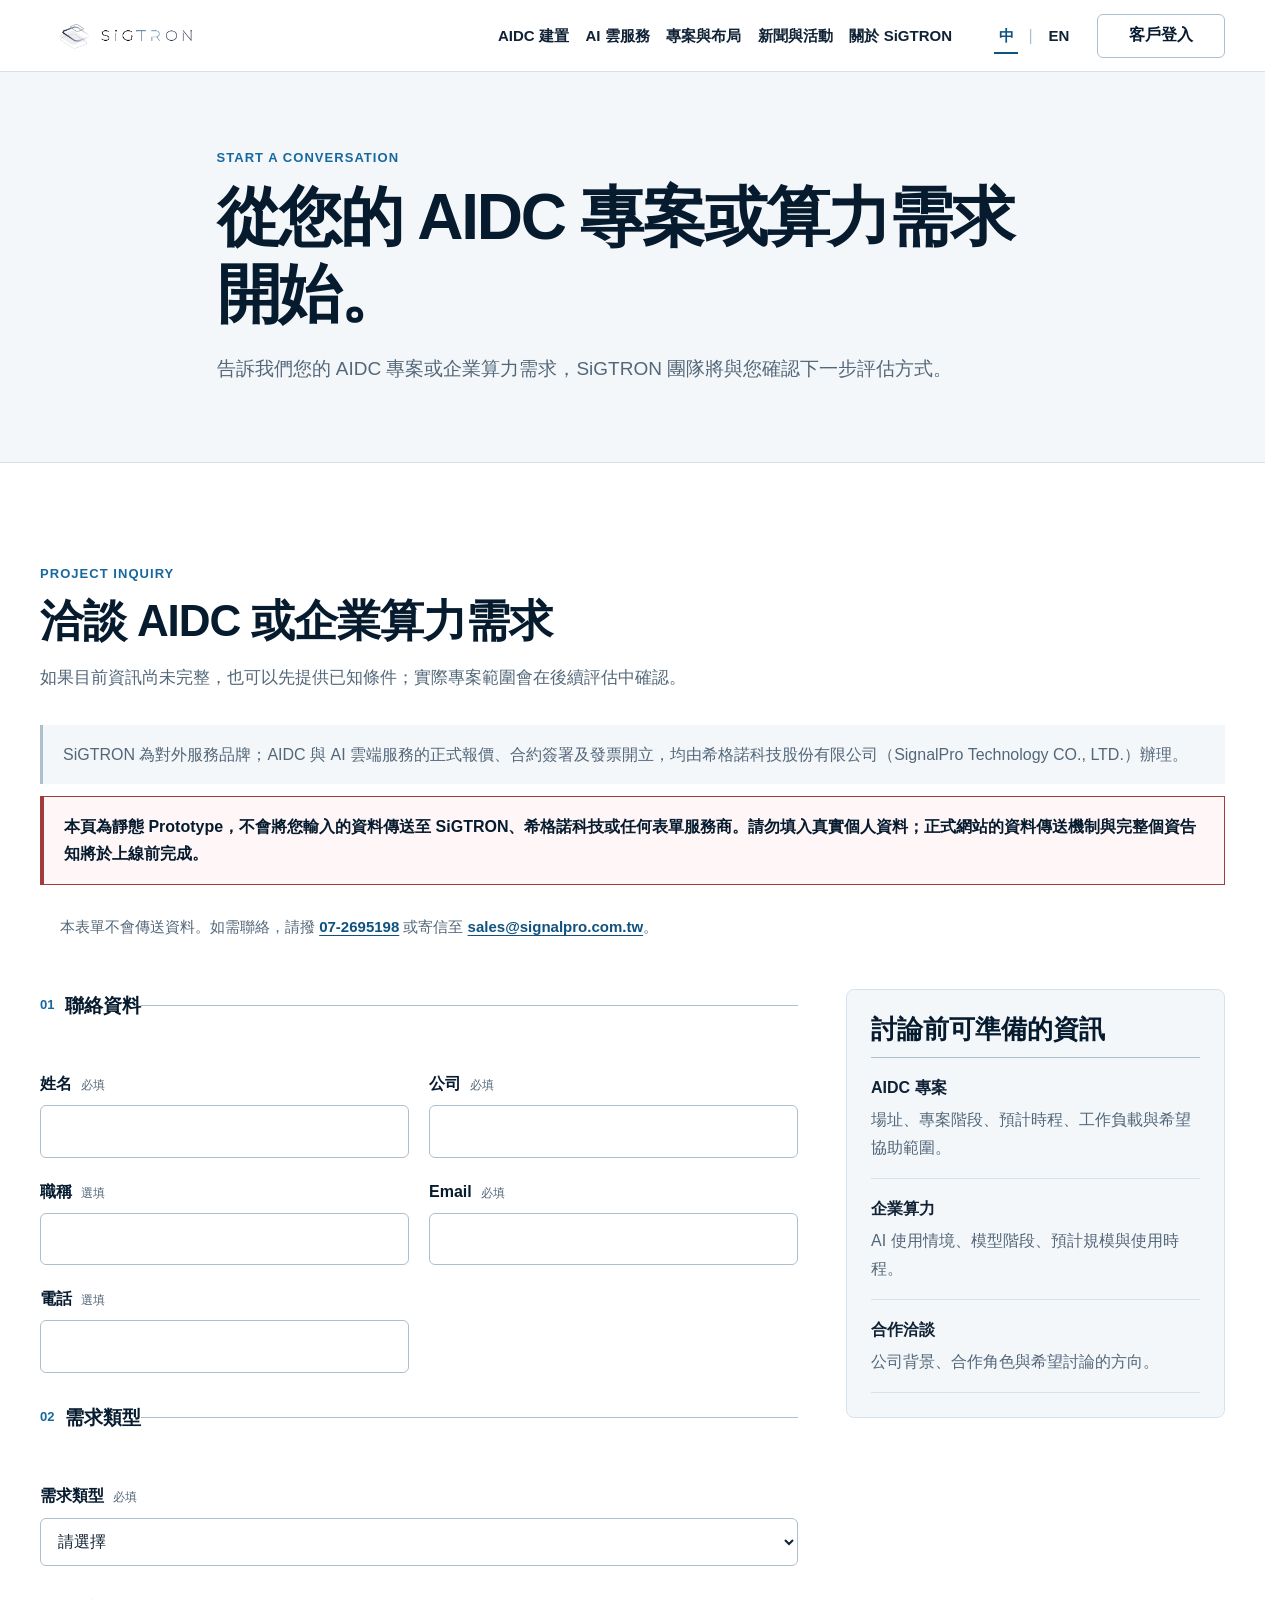
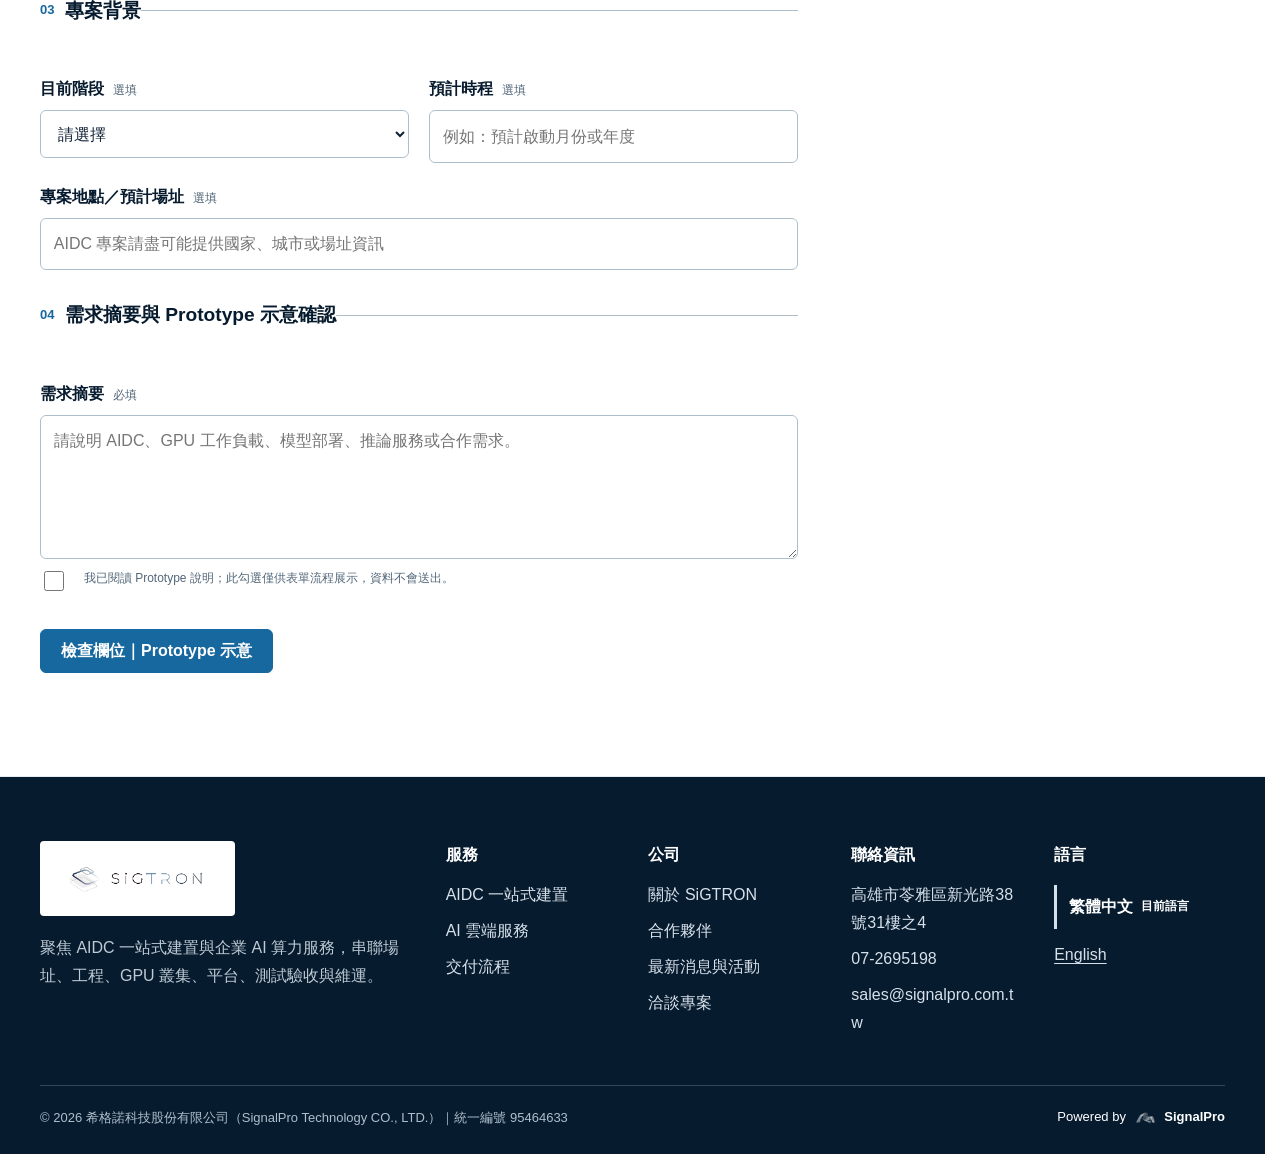
<file: prototype/contact.html>
<!doctype html>
<html lang="zh-Hant">
  <head>
    <meta charset="utf-8">
    <meta name="viewport" content="width=device-width, initial-scale=1">
    <meta name="description" content="與 SiGTRON 討論 AIDC 建置、企業 GPU 算力、模型部署與 Token 推論服務需求。">
    <title>洽談 SiGTRON 專案｜AIDC 與企業 AI 算力需求</title>
    <link rel="canonical" href="https://sigtron.ai/contact/">
    <link rel="alternate" hreflang="zh-Hant" href="https://sigtron.ai/contact/">
    <link rel="alternate" hreflang="en" href="https://sigtron.ai/en/contact/">
    <link rel="alternate" hreflang="x-default" href="https://sigtron.ai/contact/">
    <link rel="stylesheet" href="assets/css/styles.css">
    <script src="assets/js/main.js" defer></script>
  </head>
  <body data-page="contact">
    <a class="skip-link" href="#main">跳至主要內容</a>
    <header class="site-header" data-site-header>
      <div class="container header-inner">
        <a class="brand" href="index.html" aria-label="SiGTRON 首頁"><img src="assets/images/brand/sigtron-logo-horizontal.png" alt="" aria-hidden="true"></a>
        <nav class="desktop-nav" aria-label="主要導覽">
          <a class="nav-link" href="aidc.html">AIDC 建置</a>
          <a class="nav-link" href="ai-cloud-services.html">AI 雲服務</a>
          <a class="nav-link" href="index.html#project-footprint">專案與布局</a>
          <a class="nav-link" href="news.html">新聞與活動</a>
          <a class="nav-link" href="index.html#about">關於 SiGTRON</a>
        </nav>
        <div class="header-actions">
          <nav class="language-selector" aria-label="語言選擇"><span class="language-selector__item is-current" aria-current="page"><span aria-hidden="true">中</span><span class="visually-hidden">繁體中文，目前語言</span></span><span class="language-selector__divider" aria-hidden="true">|</span><a class="language-selector__item" href="en/contact.html" lang="en" hreflang="en" aria-label="切換至 English">EN</a></nav>
          <a class="button button--secondary header-login" href="https://console.sigtron.ai/dev-console/auth/login" aria-label="登入 SiGTRON Console">客戶登入</a>
          <button class="nav-toggle" type="button" aria-expanded="false" aria-controls="site-drawer" aria-label="開啟網站選單" data-nav-toggle><span></span><span></span><span></span></button>
        </div>
      </div>
      <button class="site-drawer-backdrop" type="button" aria-label="關閉網站選單" data-nav-backdrop hidden></button>
      <div class="site-drawer" id="site-drawer" role="dialog" aria-modal="true" aria-labelledby="drawer-title" aria-hidden="true" data-site-nav hidden>
        <div class="site-drawer__header"><span id="drawer-title">網站選單</span><button class="drawer-close" type="button" aria-label="關閉網站選單" data-nav-close><span aria-hidden="true">×</span></button></div>
        <nav class="drawer-nav" aria-label="行動版主要導覽">
          <a class="nav-link" href="aidc.html">AIDC 建置</a>
          <a class="nav-link" href="ai-cloud-services.html">AI 雲服務</a>
          <a class="nav-link" href="index.html#project-footprint">專案與布局</a>
          <a class="nav-link" href="news.html">新聞與活動</a>
          <a class="nav-link" href="index.html#about">關於 SiGTRON</a>
        </nav>
        <div class="drawer-actions"><a class="button button--secondary" href="https://console.sigtron.ai/dev-console/auth/login" aria-label="登入 SiGTRON Console">客戶登入</a></div>
        <nav class="drawer-language" aria-label="語言選擇"><p class="drawer-language__label">語言 / <span lang="en">Language</span></p><span class="drawer-language__current" lang="zh-Hant" aria-current="page">繁體中文 <small>目前語言</small></span><a href="en/contact.html" lang="en" hreflang="en" aria-label="切換至 English">English</a></nav>
      </div>
    </header>

    <main id="main">
      <section class="page-hero page-hero--simple" aria-labelledby="contact-title">
        <div class="container narrow">
          <span class="eyebrow">START A CONVERSATION</span>
          <h1 id="contact-title">從您的 AIDC 專案或算力需求開始。</h1>
          <p class="lead">告訴我們您的 AIDC 專案或企業算力需求，SiGTRON 團隊將與您確認下一步評估方式。</p>
        </div>
      </section>

      <section class="section" id="project-inquiry" tabindex="-1" aria-labelledby="inquiry-title">
        <div class="container">
          <div class="section-heading section-heading--single inquiry-heading">
            <span class="eyebrow">PROJECT INQUIRY</span>
            <h2 id="inquiry-title">洽談 AIDC 或企業算力需求</h2>
            <p class="lead">如果目前資訊尚未完整，也可以先提供已知條件；實際專案範圍會在後續評估中確認。</p>
          </div>
          <div class="contact-disclosures" aria-label="交易主體與 Prototype 說明">
            <p class="contact-entity-note">SiGTRON 為對外服務品牌；AIDC 與 AI 雲端服務的正式報價、合約簽署及發票開立，均由希格諾科技股份有限公司（SignalPro Technology CO., LTD.）辦理。</p>
            <p class="contact-prototype-notice">本頁為靜態 Prototype，不會將您輸入的資料傳送至 SiGTRON、希格諾科技或任何表單服務商。請勿填入真實個人資料；正式網站的資料傳送機制與完整個資告知將於上線前完成。</p>
            <p class="contact-fallback">本表單不會傳送資料。如需聯絡，請撥 <a href="tel:072695198">07-2695198</a> 或寄信至 <a href="mailto:sales@signalpro.com.tw">sales@signalpro.com.tw</a>。</p>
          </div>
          <div class="contact-layout">
            <aside class="contact-panel" aria-labelledby="prepare-title">
              <h3 id="prepare-title">討論前可準備的資訊</h3>
              <ul class="contact-list">
                <li><strong>AIDC 專案</strong><span>場址、專案階段、預計時程、工作負載與希望協助範圍。</span></li>
                <li><strong>企業算力</strong><span>AI 使用情境、模型階段、預計規模與使用時程。</span></li>
                <li><strong>合作洽談</strong><span>公司背景、合作角色與希望討論的方向。</span></li>
              </ul>
            </aside>

            <form class="contact-form" data-prototype-form>
              <div class="form-error-summary" tabindex="-1" role="alert" data-error-summary hidden>
                <h3>請確認以下欄位</h3>
                <ul data-error-list></ul>
              </div>

              <fieldset class="form-section">
                <legend><span>01</span>聯絡資料</legend>
                <div class="form-grid">
                  <div class="form-field"><label for="name">姓名 <span>必填</span></label><input id="name" name="name" autocomplete="name" required aria-describedby="name-error"><p class="form-error" id="name-error" data-error-for="name" hidden></p></div>
                  <div class="form-field"><label for="company">公司 <span>必填</span></label><input id="company" name="company" autocomplete="organization" required aria-describedby="company-error"><p class="form-error" id="company-error" data-error-for="company" hidden></p></div>
                  <div class="form-field"><label for="role">職稱 <span>選填</span></label><input id="role" name="role" autocomplete="organization-title"></div>
                  <div class="form-field"><label for="email">Email <span>必填</span></label><input id="email" name="email" type="email" autocomplete="email" required aria-describedby="email-error"><p class="form-error" id="email-error" data-error-for="email" hidden></p></div>
                  <div class="form-field"><label for="phone">電話 <span>選填</span></label><input id="phone" name="phone" type="tel" autocomplete="tel"></div>
                </div>
              </fieldset>

              <fieldset class="form-section">
                <legend><span>02</span>需求類型</legend>
                <div class="form-field">
                  <label for="type">需求類型 <span>必填</span></label>
                  <select id="type" name="type" required aria-describedby="type-error">
                    <option value="">請選擇</option><option value="aidc">AIDC 一站式建置</option><option value="compute">企業 AI 算力／服務需求</option><option value="gaas">GaaS｜GPU 算力</option><option value="maas">MaaS｜模型服務</option><option value="taas">TaaS｜Token 推論服務</option><option value="partnership">合作洽談</option><option value="unsure">尚未確定</option>
                  </select>
                  <p class="form-error" id="type-error" data-error-for="type" hidden></p>
                </div>
              </fieldset>

              <fieldset class="form-section">
                <legend><span>03</span>專案背景</legend>
                <div class="form-grid">
                  <div class="form-field"><label for="stage">目前階段 <span>選填</span></label><select id="stage" name="stage"><option value="">請選擇</option><option>初步研究</option><option>需求規劃</option><option>評估供應商</option><option>準備執行</option><option>其他</option></select></div>
                  <div class="form-field"><label for="timeline">預計時程 <span>選填</span></label><input id="timeline" name="timeline" placeholder="例如：預計啟動月份或年度"></div>
                  <div class="form-field form-field--full"><label for="location">專案地點／預計場址 <span>選填</span></label><input id="location" name="location" placeholder="AIDC 專案請盡可能提供國家、城市或場址資訊"></div>
                </div>
              </fieldset>

              <fieldset class="form-section">
                <legend><span>04</span>需求摘要與 Prototype 示意確認</legend>
                <div class="form-field"><label for="message">需求摘要 <span>必填</span></label><textarea id="message" name="message" required aria-describedby="message-error" placeholder="請說明 AIDC、GPU 工作負載、模型部署、推論服務或合作需求。"></textarea><p class="form-error" id="message-error" data-error-for="message" hidden></p></div>
                <div class="form-field checkbox-field"><label for="prototype-confirmation"><input id="prototype-confirmation" type="checkbox" name="prototype-confirmation" required aria-describedby="prototype-confirmation-error"><span>我已閱讀 Prototype 說明；此勾選僅供表單流程展示，資料不會送出。</span></label><p class="form-error" id="prototype-confirmation-error" data-error-for="prototype-confirmation" hidden></p></div>
              </fieldset>

              <button class="button button--primary" type="button" data-prototype-check>檢查欄位｜Prototype 示意</button>
              <p class="form-status" tabindex="-1" role="status" aria-live="polite" data-form-status hidden>欄位檢查完成。此為靜態 Prototype，資料未送出。</p>
            </form>
          </div>
        </div>
      </section>
    </main>

    <footer class="site-footer">
      <div class="container">
        <div class="footer-grid">
          <div><a class="brand brand--footer" href="index.html" aria-label="SiGTRON 首頁"><img src="assets/images/brand/sigtron-logo-horizontal.png" alt="" aria-hidden="true"></a><p class="footer-intro">聚焦 AIDC 一站式建置與企業 AI 算力服務，串聯場址、工程、GPU 叢集、平台、測試驗收與維運。</p></div>
          <div><p class="footer-heading">服務</p><ul class="footer-links"><li><a href="aidc.html">AIDC 一站式建置</a></li><li><a href="ai-cloud-services.html">AI 雲端服務</a></li><li><a href="aidc.html#delivery">交付流程</a></li></ul></div>
          <div><p class="footer-heading">公司</p><ul class="footer-links"><li><a href="index.html#about">關於 SiGTRON</a></li><li><a href="index.html#partners">合作夥伴</a></li><li><a href="news.html">最新消息與活動</a></li><li><a href="#project-inquiry">洽談專案</a></li></ul></div>
          <div><p class="footer-heading">聯絡資訊</p><address class="footer-contact" aria-label="希格諾科技聯絡資訊"><span>高雄市苓雅區新光路38號31樓之4</span><a href="tel:072695198">07-2695198</a><a href="mailto:sales@signalpro.com.tw">sales@signalpro.com.tw</a></address></div>
          <nav class="footer-language" aria-label="語言選擇"><p class="footer-heading">語言</p><span aria-current="page" lang="zh-Hant">繁體中文 <small>目前語言</small></span><a href="en/contact.html" lang="en" hreflang="en" aria-label="切換至 English">English</a></nav>
        </div>
        <div class="footer-bottom"><span class="footer-legal">© <span data-current-year></span> 希格諾科技股份有限公司（SignalPro Technology CO., LTD.）｜統一編號 95464633</span><span class="powered-by"><span>Powered by</span><img src="assets/images/brand/signalpro/signalpro-symbol-white.png" alt="" aria-hidden="true"><strong>SignalPro</strong></span></div>
      </div>
    </footer>
  </body>
</html>
</file>
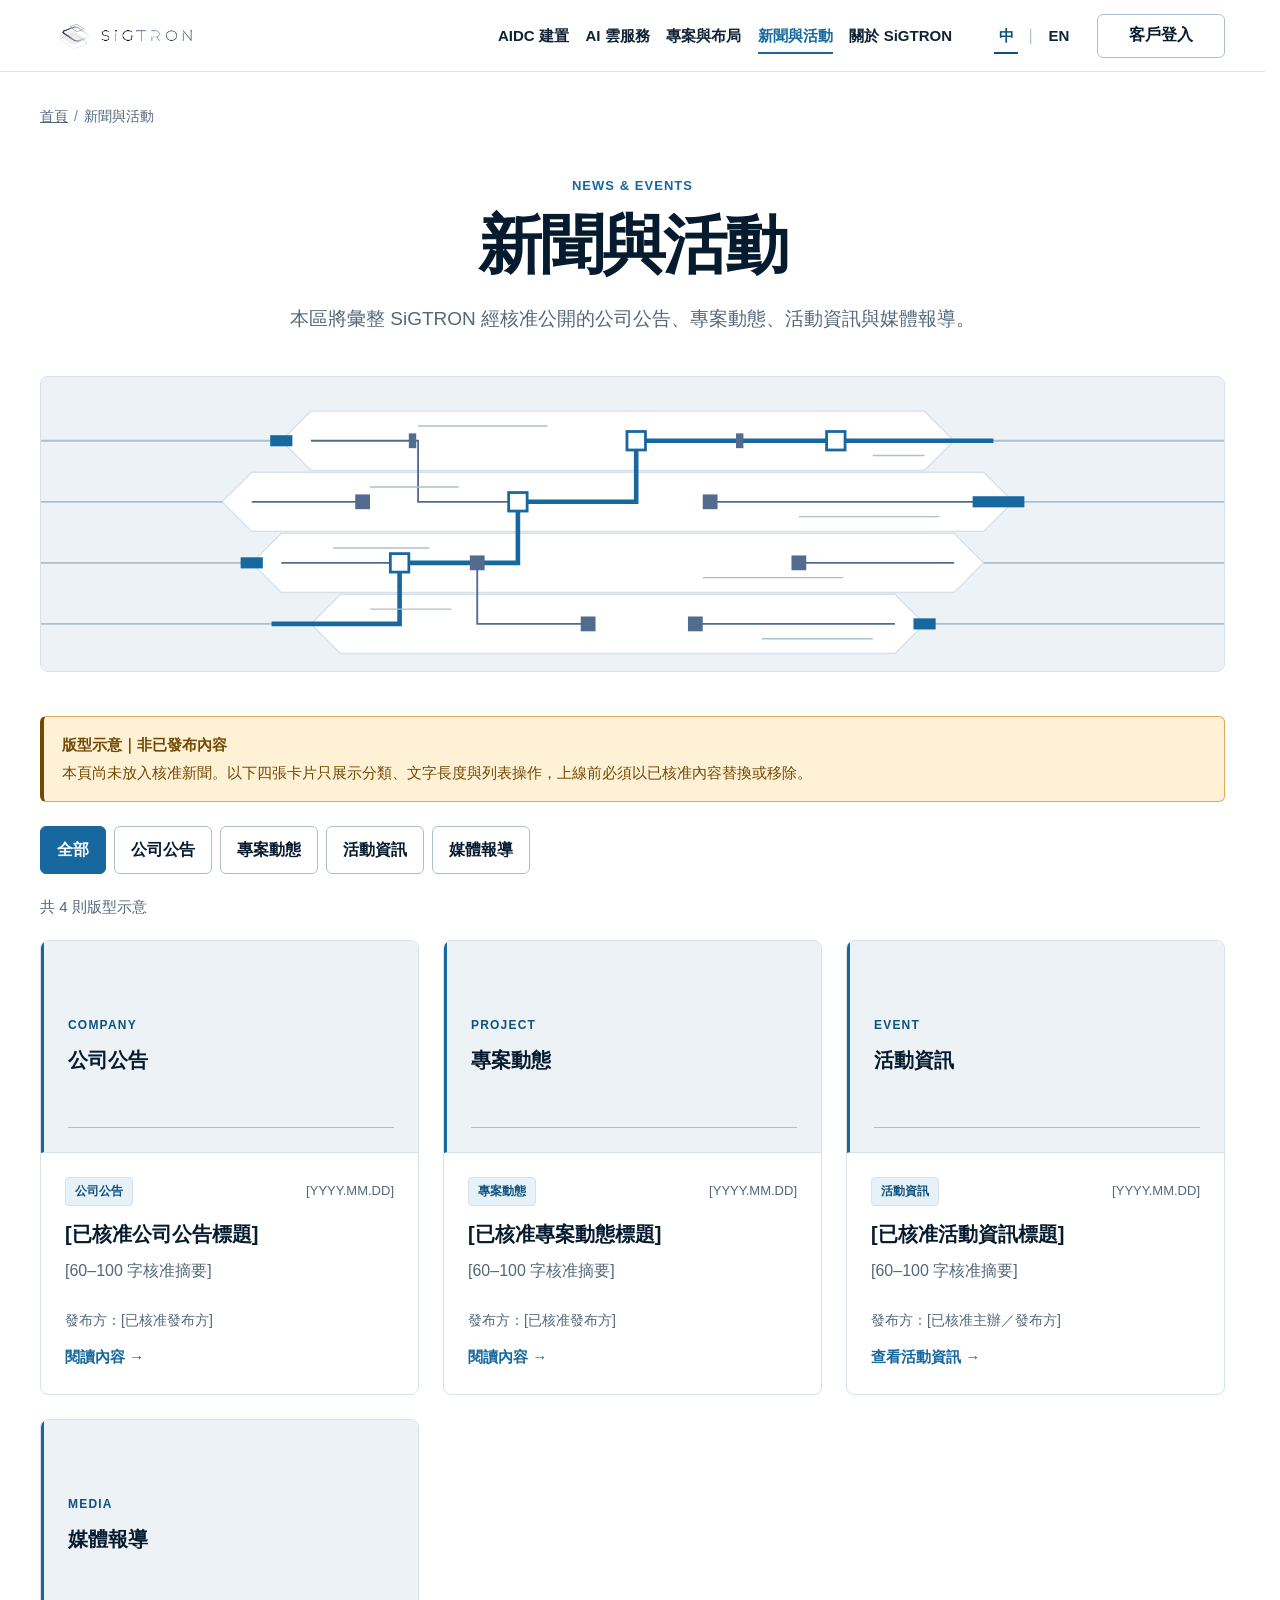
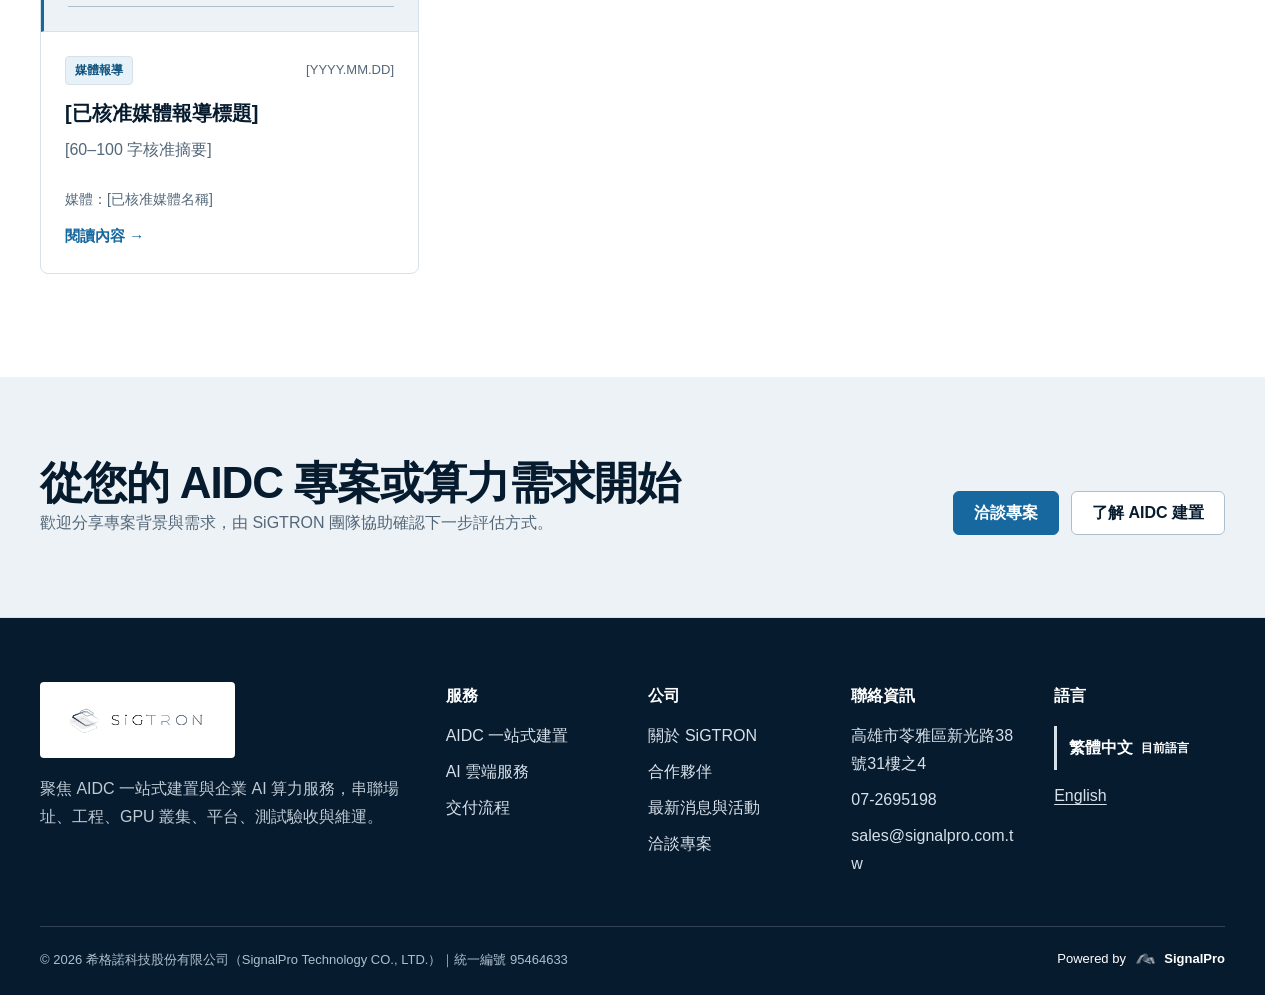
<file: prototype/news.html>
<!doctype html>
<html lang="zh-Hant">
  <head>
    <meta charset="utf-8">
    <meta name="viewport" content="width=device-width, initial-scale=1">
    <meta name="robots" content="noindex, nofollow">
    <meta name="description" content="本區將彙整 SiGTRON 經核准公開的公司公告、專案動態、活動資訊與媒體報導。">
    <title>新聞與活動｜SiGTRON</title>
    <link rel="stylesheet" href="assets/css/styles.css">
    <script src="assets/js/main.js" defer></script>
    <script src="assets/js/news.js" defer></script>
  </head>
  <body data-page="news">
    <a class="skip-link" href="#main">跳至主要內容</a>

    <header class="site-header" data-site-header>
      <div class="container header-inner">
        <a class="brand" href="index.html" aria-label="SiGTRON 首頁"><img src="assets/images/brand/sigtron-logo-horizontal.png" alt="" aria-hidden="true"></a>
        <nav class="desktop-nav" aria-label="主要導覽">
          <a class="nav-link" href="aidc.html">AIDC 建置</a>
          <a class="nav-link" href="ai-cloud-services.html">AI 雲服務</a>
          <a class="nav-link" href="index.html#project-footprint">專案與布局</a>
          <a class="nav-link" href="news.html" aria-current="page">新聞與活動</a>
          <a class="nav-link" href="index.html#about">關於 SiGTRON</a>
        </nav>
        <div class="header-actions">
          <nav class="language-selector" aria-label="語言選擇"><span class="language-selector__item is-current" aria-current="page"><span aria-hidden="true">中</span><span class="visually-hidden">繁體中文，目前語言</span></span><span class="language-selector__divider" aria-hidden="true">|</span><a class="language-selector__item" href="en/news.html" lang="en" hreflang="en" aria-label="切換至 English">EN</a></nav>
          <a class="button button--secondary header-login" href="https://console.sigtron.ai/dev-console/auth/login" aria-label="登入 SiGTRON Console">客戶登入</a>
          <button class="nav-toggle" type="button" aria-expanded="false" aria-controls="site-drawer" aria-label="開啟網站選單" data-nav-toggle><span></span><span></span><span></span></button>
        </div>
      </div>
      <button class="site-drawer-backdrop" type="button" aria-label="關閉網站選單" data-nav-backdrop hidden></button>
      <div class="site-drawer" id="site-drawer" role="dialog" aria-modal="true" aria-labelledby="drawer-title" aria-hidden="true" data-site-nav hidden>
        <div class="site-drawer__header"><span id="drawer-title">網站選單</span><button class="drawer-close" type="button" aria-label="關閉網站選單" data-nav-close><span aria-hidden="true">×</span></button></div>
        <nav class="drawer-nav" aria-label="行動版主要導覽">
          <a class="nav-link" href="aidc.html">AIDC 建置</a>
          <a class="nav-link" href="ai-cloud-services.html">AI 雲服務</a>
          <a class="nav-link" href="index.html#project-footprint">專案與布局</a>
          <a class="nav-link" href="news.html" aria-current="page">新聞與活動</a>
          <a class="nav-link" href="index.html#about">關於 SiGTRON</a>
        </nav>
        <div class="drawer-actions"><a class="button button--secondary" href="https://console.sigtron.ai/dev-console/auth/login" aria-label="登入 SiGTRON Console">客戶登入</a></div>
        <nav class="drawer-language" aria-label="語言選擇"><p class="drawer-language__label">語言 / <span lang="en">Language</span></p><span class="drawer-language__current" lang="zh-Hant" aria-current="page">繁體中文 <small>目前語言</small></span><a href="en/news.html" lang="en" hreflang="en" aria-label="切換至 English">English</a></nav>
      </div>
    </header>

    <main id="main" class="news-index">
      <div class="container">
        <nav class="breadcrumb" aria-label="麵包屑">
          <ol><li><a href="index.html">首頁</a></li><li aria-current="page">新聞與活動</li></ol>
        </nav>
        <header class="news-page-header">
          <span class="eyebrow">NEWS &amp; EVENTS</span>
          <h1>新聞與活動</h1>
          <p class="lead">本區將彙整 SiGTRON 經核准公開的公司公告、專案動態、活動資訊與媒體報導。</p>
        </header>
        <figure class="news-editorial-banner">
          <img src="assets/images/news/news-editorial-banner.svg" width="1280" height="320" alt="">
        </figure>

        <section class="news-listing" aria-labelledby="news-list-title" data-news-list data-content-status="template">
          <h2 class="visually-hidden" id="news-list-title">消息與活動列表</h2>
          <p class="template-notice" role="note"><strong>版型示意｜非已發布內容</strong><span>本頁尚未放入核准新聞。以下四張卡片只展示分類、文字長度與列表操作，上線前必須以已核准內容替換或移除。</span></p>
          <div class="news-filter" role="group" aria-label="依內容分類篩選" data-news-filters hidden>
            <button class="news-filter__button" type="button" data-news-filter="all" aria-pressed="true">全部</button>
            <button class="news-filter__button" type="button" data-news-filter="company" aria-pressed="false">公司公告</button>
            <button class="news-filter__button" type="button" data-news-filter="project" aria-pressed="false">專案動態</button>
            <button class="news-filter__button" type="button" data-news-filter="event" aria-pressed="false">活動資訊</button>
            <button class="news-filter__button" type="button" data-news-filter="media" aria-pressed="false">媒體報導</button>
          </div>
          <p class="news-results-count" data-news-results-count aria-live="polite" aria-atomic="true">共 4 則版型示意</p>
          <ul class="news-grid" data-news-grid>
            <li data-news-card data-category="company"><article class="news-card">
              <div class="news-card__type-plate" aria-hidden="true"><span>COMPANY</span><strong>公司公告</strong></div>
              <div class="news-card__body">
                <!-- 正式發布時，time 必須加入 datetime="YYYY-MM-DD"。 -->
                <div class="news-meta"><span class="news-category">公司公告</span><time class="news-date">[YYYY.MM.DD]</time></div>
                <h3><a class="news-card__title-link" href="news/article-template.html">[已核准公司公告標題]</a></h3>
                <p>[60–100 字核准摘要]</p>
                <p class="news-source">發布方：[已核准發布方]</p>
                <span class="news-card__cta" aria-hidden="true">閱讀內容 →</span>
              </div>
            </article></li>
            <li data-news-card data-category="project"><article class="news-card">
              <div class="news-card__type-plate" aria-hidden="true"><span>PROJECT</span><strong>專案動態</strong></div>
              <div class="news-card__body">
                <!-- 正式發布時，time 必須加入 datetime="YYYY-MM-DD"。 -->
                <div class="news-meta"><span class="news-category">專案動態</span><time class="news-date">[YYYY.MM.DD]</time></div>
                <h3><a class="news-card__title-link" href="news/article-template.html">[已核准專案動態標題]</a></h3>
                <p>[60–100 字核准摘要]</p>
                <p class="news-source">發布方：[已核准發布方]</p>
                <span class="news-card__cta" aria-hidden="true">閱讀內容 →</span>
              </div>
            </article></li>
            <li data-news-card data-category="event"><article class="news-card">
              <div class="news-card__type-plate" aria-hidden="true"><span>EVENT</span><strong>活動資訊</strong></div>
              <div class="news-card__body">
                <!-- 正式發布時，time 必須加入 datetime="YYYY-MM-DD"。 -->
                <div class="news-meta"><span class="news-category">活動資訊</span><time class="news-date">[YYYY.MM.DD]</time></div>
                <h3><a class="news-card__title-link" href="news/article-template.html">[已核准活動資訊標題]</a></h3>
                <p>[60–100 字核准摘要]</p>
                <p class="news-source">發布方：[已核准主辦／發布方]</p>
                <span class="news-card__cta" aria-hidden="true">查看活動資訊 →</span>
              </div>
            </article></li>
            <li data-news-card data-category="media"><article class="news-card">
              <div class="news-card__type-plate" aria-hidden="true"><span>MEDIA</span><strong>媒體報導</strong></div>
              <div class="news-card__body">
                <!-- 正式發布時，time 必須加入 datetime="YYYY-MM-DD"。 -->
                <div class="news-meta"><span class="news-category">媒體報導</span><time class="news-date">[YYYY.MM.DD]</time></div>
                <h3><a class="news-card__title-link" href="news/article-template.html">[已核准媒體報導標題]</a></h3>
                <p>[60–100 字核准摘要]</p>
                <p class="news-source">媒體：[已核准媒體名稱]</p>
                <span class="news-card__cta" aria-hidden="true">閱讀內容 →</span>
              </div>
            </article></li>
          </ul>
          <div class="news-empty" data-news-empty hidden>
            <h3>目前沒有此分類的版型內容</h3>
            <p>請查看全部版型。正式上線後，此處將改為「目前沒有『分類名稱』類別的已核准公開內容」。</p>
            <button class="button button--secondary" type="button" data-news-show-all>查看全部消息</button>
          </div>
          <!-- 維護規則：正式內容為 0 則時移除 Grid／Filters／Result，並取消下列 empty state 的 hidden。 -->
          <div class="news-empty" data-news-empty-all hidden>
            <h3>目前尚無已核准公開的新聞與活動</h3>
            <p>相關內容完成確認後，將於此更新。</p>
          </div>
          <!-- 未來規則：核准公開內容超過 12 則時，才在此加入真正的靜態分頁。 -->
        </section>
      </div>

      <section class="cta-band" aria-labelledby="news-cta-title">
        <div class="container cta-inner"><div><h2 id="news-cta-title">從您的 AIDC 專案或算力需求開始</h2><p>歡迎分享專案背景與需求，由 SiGTRON 團隊協助確認下一步評估方式。</p></div><div class="button-row"><a class="button button--primary" href="contact.html#project-inquiry">洽談專案</a><a class="button button--secondary" href="aidc.html">了解 AIDC 建置</a></div></div>
      </section>
    </main>

    <footer class="site-footer">
      <div class="container">
        <div class="footer-grid">
          <div><a class="brand brand--footer" href="index.html" aria-label="SiGTRON 首頁"><img src="assets/images/brand/sigtron-logo-horizontal.png" alt="" aria-hidden="true"></a><p class="footer-intro">聚焦 AIDC 一站式建置與企業 AI 算力服務，串聯場址、工程、GPU 叢集、平台、測試驗收與維運。</p></div>
          <div><p class="footer-heading">服務</p><ul class="footer-links"><li><a href="aidc.html">AIDC 一站式建置</a></li><li><a href="ai-cloud-services.html">AI 雲端服務</a></li><li><a href="aidc.html#delivery">交付流程</a></li></ul></div>
          <div><p class="footer-heading">公司</p><ul class="footer-links"><li><a href="index.html#about">關於 SiGTRON</a></li><li><a href="index.html#partners">合作夥伴</a></li><li><a href="news.html" aria-current="page">最新消息與活動</a></li><li><a href="contact.html#project-inquiry">洽談專案</a></li></ul></div>
          <div><p class="footer-heading">聯絡資訊</p><address class="footer-contact" aria-label="希格諾科技聯絡資訊"><span>高雄市苓雅區新光路38號31樓之4</span><a href="tel:072695198">07-2695198</a><a href="mailto:sales@signalpro.com.tw">sales@signalpro.com.tw</a></address></div>
          <nav class="footer-language" aria-label="語言選擇"><p class="footer-heading">語言</p><span aria-current="page" lang="zh-Hant">繁體中文 <small>目前語言</small></span><a href="en/news.html" lang="en" hreflang="en" aria-label="切換至 English">English</a></nav>
        </div>
        <div class="footer-bottom"><span class="footer-legal">© <span data-current-year></span> 希格諾科技股份有限公司（SignalPro Technology CO., LTD.）｜統一編號 95464633</span><span class="powered-by"><span>Powered by</span><img src="assets/images/brand/signalpro/signalpro-symbol-white.png" alt="" aria-hidden="true"><strong>SignalPro</strong></span></div>
      </div>
    </footer>
  </body>
</html>
</file>
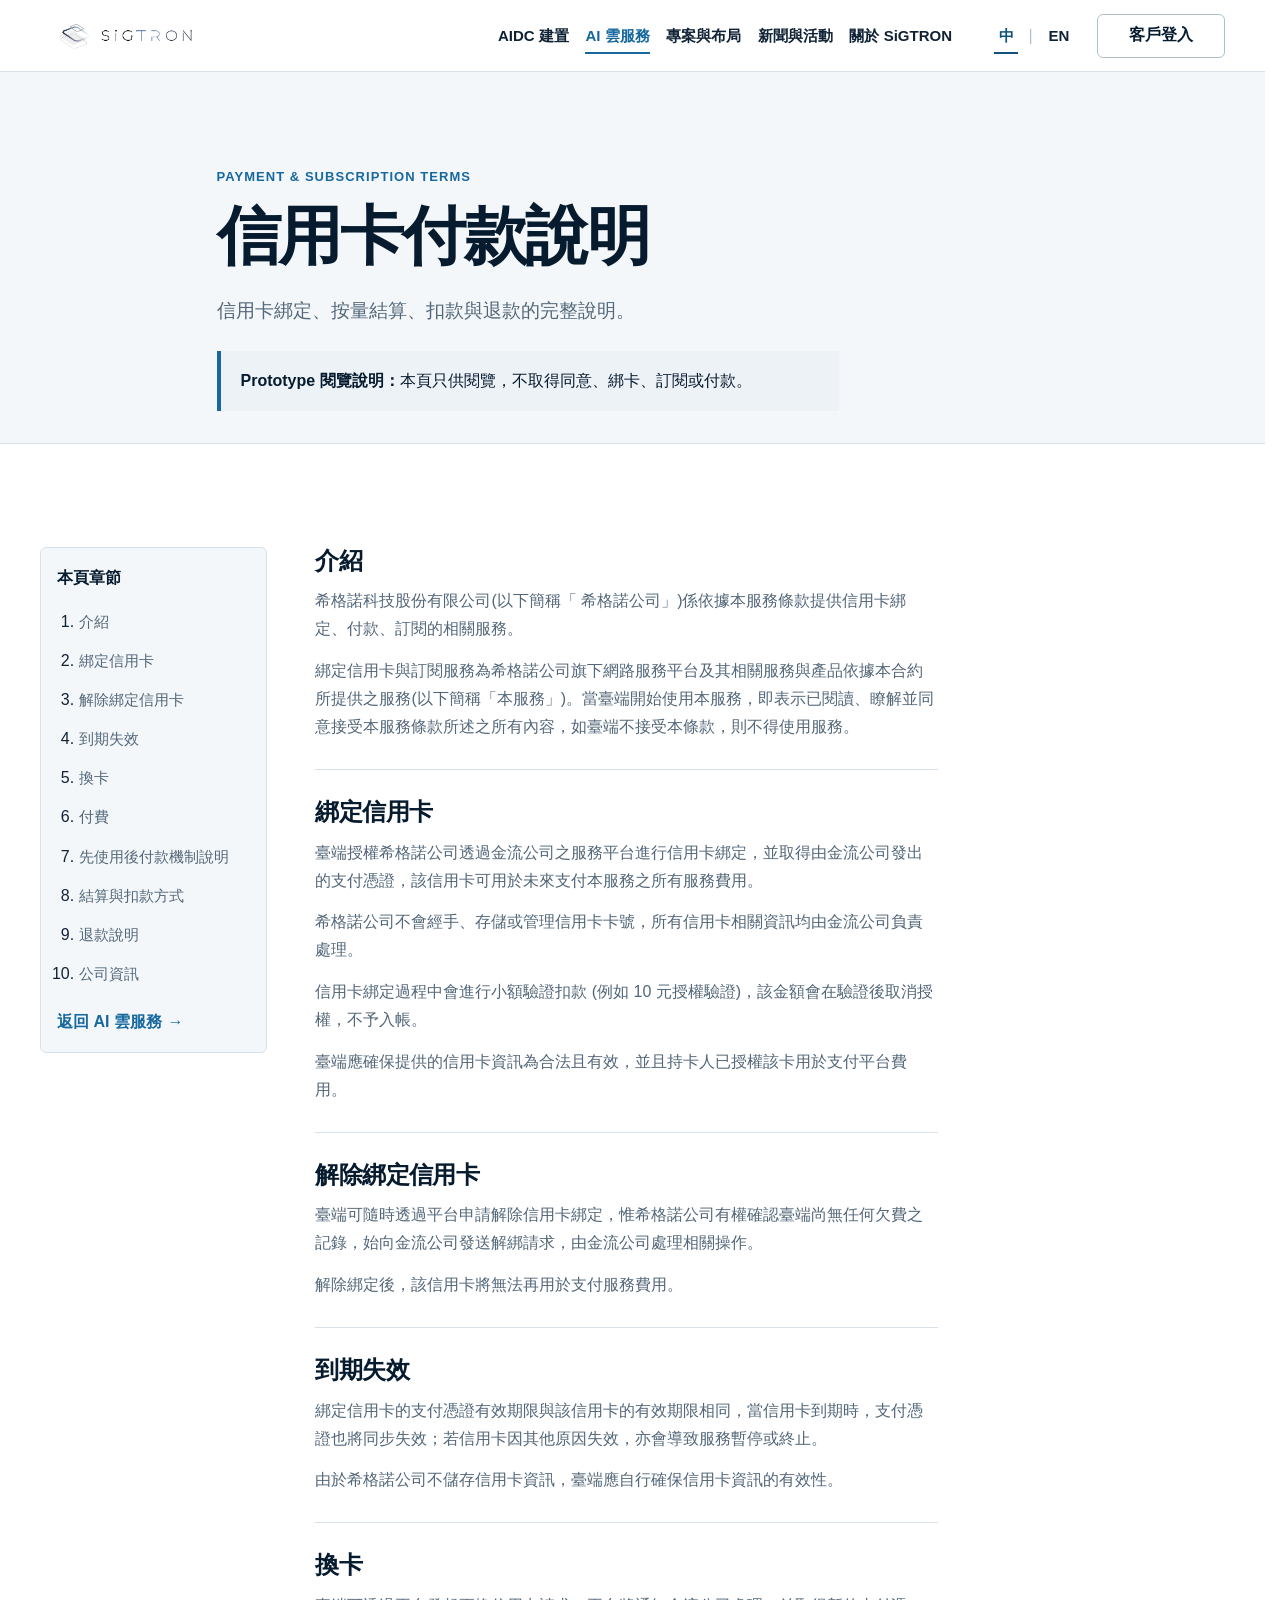
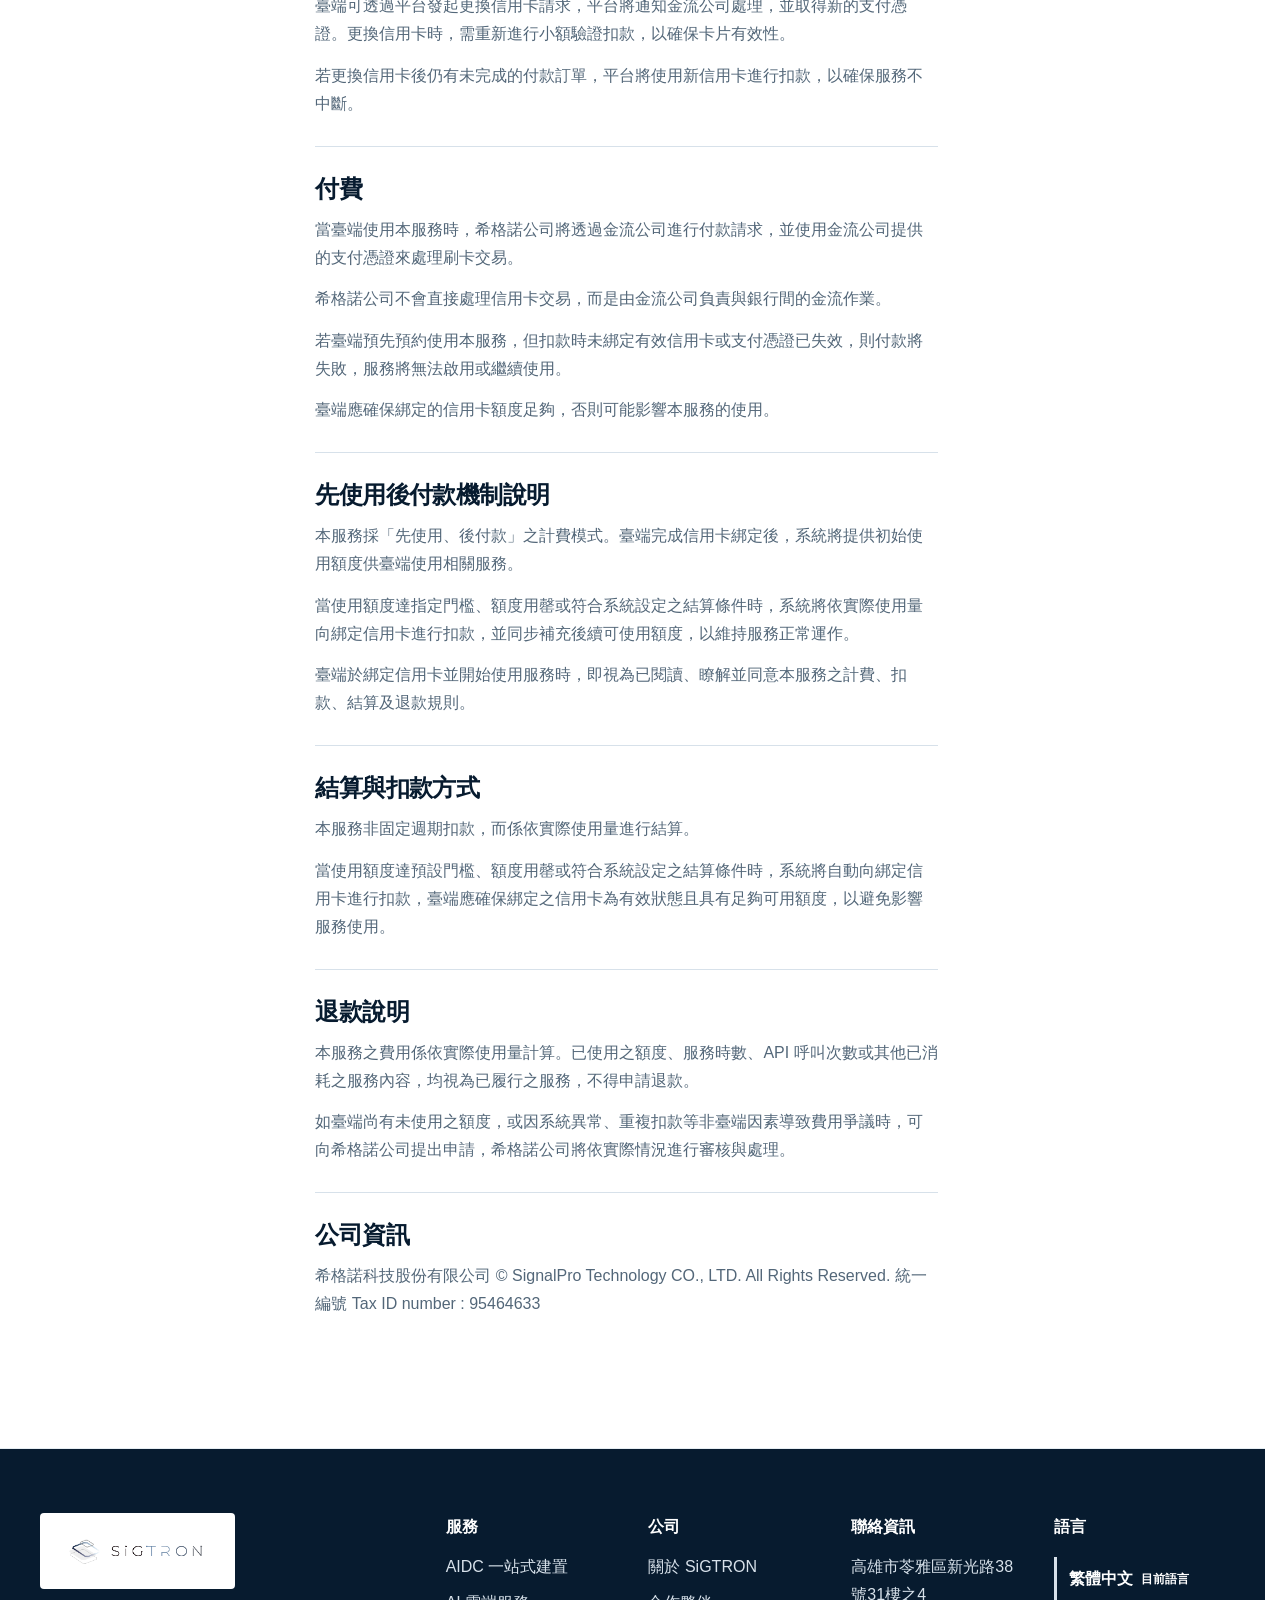
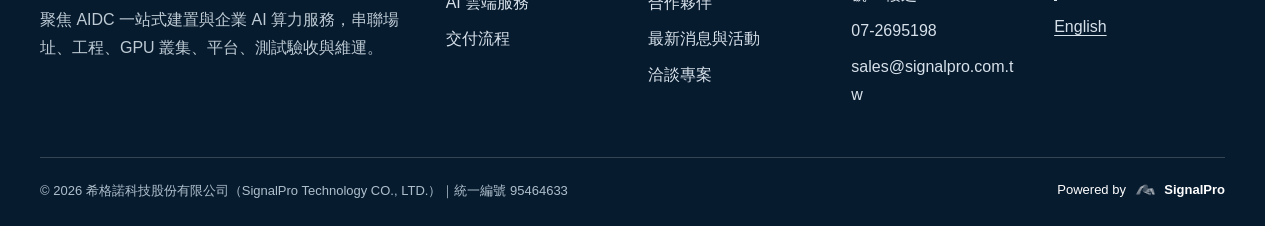
<file: prototype/payment-terms.html>
<!doctype html>
<html lang="zh-Hant">
  <head>
    <meta charset="utf-8">
    <meta name="viewport" content="width=device-width, initial-scale=1">
    <meta name="robots" content="noindex, nofollow">
    <meta name="description" content="SiGTRON AI 雲端服務信用卡綁定、付款、訂閱、結算與退款說明。">
    <title>信用卡付款說明｜SiGTRON</title>
    <link rel="stylesheet" href="assets/css/styles.css">
    <script src="assets/js/main.js" defer></script>
  </head>
  <body data-page="cloud">
    <a class="skip-link" href="#main">跳至主要內容</a>
    <header class="site-header" data-site-header>
      <div class="container header-inner">
        <a class="brand" href="index.html" aria-label="SiGTRON 首頁"><img src="assets/images/brand/sigtron-logo-horizontal.png" alt="" aria-hidden="true"></a>
        <nav class="desktop-nav" aria-label="主要導覽">
          <a class="nav-link" href="aidc.html">AIDC 建置</a>
          <a class="nav-link" href="ai-cloud-services.html" aria-current="page">AI 雲服務</a>
          <a class="nav-link" href="index.html#project-footprint">專案與布局</a>
          <a class="nav-link" href="news.html">新聞與活動</a>
          <a class="nav-link" href="index.html#about">關於 SiGTRON</a>
        </nav>
        <div class="header-actions">
          <nav class="language-selector" aria-label="語言選擇"><span class="language-selector__item is-current" aria-current="page"><span aria-hidden="true">中</span><span class="visually-hidden">繁體中文，目前語言</span></span><span class="language-selector__divider" aria-hidden="true">|</span><a class="language-selector__item" href="en/payment-terms.html" lang="en" hreflang="en" aria-label="切換至 English（法律翻譯審閱狀態）">EN</a></nav>
          <a class="button button--secondary header-login" href="https://console.sigtron.ai/dev-console/auth/login" aria-label="登入 SiGTRON Console">客戶登入</a>
          <button class="nav-toggle" type="button" aria-expanded="false" aria-controls="site-drawer" aria-label="開啟網站選單" data-nav-toggle><span></span><span></span><span></span></button>
        </div>
      </div>
      <button class="site-drawer-backdrop" type="button" aria-label="關閉網站選單" data-nav-backdrop hidden></button>
      <div class="site-drawer" id="site-drawer" role="dialog" aria-modal="true" aria-labelledby="drawer-title" aria-hidden="true" data-site-nav hidden>
        <div class="site-drawer__header"><span id="drawer-title">網站選單</span><button class="drawer-close" type="button" aria-label="關閉網站選單" data-nav-close><span aria-hidden="true">×</span></button></div>
        <nav class="drawer-nav" aria-label="行動版主要導覽">
          <a class="nav-link" href="aidc.html">AIDC 建置</a>
          <a class="nav-link" href="ai-cloud-services.html" aria-current="page">AI 雲服務</a>
          <a class="nav-link" href="index.html#project-footprint">專案與布局</a>
          <a class="nav-link" href="news.html">新聞與活動</a>
          <a class="nav-link" href="index.html#about">關於 SiGTRON</a>
        </nav>
        <div class="drawer-actions"><a class="button button--secondary" href="https://console.sigtron.ai/dev-console/auth/login" aria-label="登入 SiGTRON Console">客戶登入</a></div>
        <nav class="drawer-language" aria-label="語言選擇"><p class="drawer-language__label">語言 / <span lang="en">Language</span></p><span class="drawer-language__current" lang="zh-Hant" aria-current="page">繁體中文 <small>目前語言</small></span><a href="en/payment-terms.html" lang="en" hreflang="en" aria-label="切換至 English（法律翻譯審閱狀態）">English</a></nav>
      </div>
    </header>

    <main id="main">
      <header class="terms-page-header">
        <div class="container narrow">
          <span class="eyebrow">PAYMENT &amp; SUBSCRIPTION TERMS</span>
          <h1>信用卡付款說明</h1>
          <p class="lead">信用卡綁定、按量結算、扣款與退款的完整說明。</p>
          <p class="prototype-notice"><strong>Prototype 閱覽說明：</strong>本頁只供閱覽，不取得同意、綁卡、訂閱或付款。</p>
        </div>
      </header>

      <section class="section terms-page" aria-label="信用卡付款與訂閱條款內容">
        <div class="container payment-terms-layout">
          <nav class="payment-terms-toc" aria-label="信用卡付款說明章節">
            <p class="payment-terms-toc__title">本頁章節</p>
            <ol>
              <li><a href="#terms-introduction">介紹</a></li>
              <li><a href="#terms-card-binding">綁定信用卡</a></li>
              <li><a href="#terms-card-unbinding">解除綁定信用卡</a></li>
              <li><a href="#terms-card-expiration">到期失效</a></li>
              <li><a href="#terms-card-replacement">換卡</a></li>
              <li><a href="#terms-payment">付費</a></li>
              <li><a href="#terms-postpaid">先使用後付款機制說明</a></li>
              <li><a href="#terms-settlement">結算與扣款方式</a></li>
              <li><a href="#terms-refunds">退款說明</a></li>
              <li><a href="#terms-company-information">公司資訊</a></li>
            </ol>
            <a class="text-link" href="ai-cloud-services.html#access-title">返回 AI 雲服務</a>
          </nav>
          <article class="payment-terms-content" data-payment-terms-content>
            <section id="terms-introduction" tabindex="-1">
              <h2>介紹</h2>
              <p>希格諾科技股份有限公司(以下簡稱「 希格諾公司」)係依據本服務條款提供信用卡綁定、付款、訂閱的相關服務。</p>
              <p>綁定信用卡與訂閱服務為希格諾公司旗下網路服務平台及其相關服務與產品依據本合約所提供之服務(以下簡稱「本服務」)。當臺端開始使用本服務，即表示已閱讀、瞭解並同意接受本服務條款所述之所有內容，如臺端不接受本條款，則不得使用服務。</p>
            </section>
            <section id="terms-card-binding" tabindex="-1">
              <h2>綁定信用卡</h2>
              <p>臺端授權希格諾公司透過金流公司之服務平台進行信用卡綁定，並取得由金流公司發出的支付憑證，該信用卡可用於未來支付本服務之所有服務費用。</p>
              <p>希格諾公司不會經手、存儲或管理信用卡卡號，所有信用卡相關資訊均由金流公司負責處理。</p>
              <p>信用卡綁定過程中會進行小額驗證扣款 (例如 10 元授權驗證)，該金額會在驗證後取消授權，不予入帳。</p>
              <p>臺端應確保提供的信用卡資訊為合法且有效，並且持卡人已授權該卡用於支付平台費用。</p>
            </section>
            <section id="terms-card-unbinding" tabindex="-1">
              <h2>解除綁定信用卡</h2>
              <p>臺端可隨時透過平台申請解除信用卡綁定，惟希格諾公司有權確認臺端尚無任何欠費之記錄，始向金流公司發送解綁請求，由金流公司處理相關操作。</p>
              <p>解除綁定後，該信用卡將無法再用於支付服務費用。</p>
            </section>
            <section id="terms-card-expiration" tabindex="-1">
              <h2>到期失效</h2>
              <p>綁定信用卡的支付憑證有效期限與該信用卡的有效期限相同，當信用卡到期時，支付憑證也將同步失效；若信用卡因其他原因失效，亦會導致服務暫停或終止。</p>
              <p>由於希格諾公司不儲存信用卡資訊，臺端應自行確保信用卡資訊的有效性。</p>
            </section>
            <section id="terms-card-replacement" tabindex="-1">
              <h2>換卡</h2>
              <p>臺端可透過平台發起更換信用卡請求，平台將通知金流公司處理，並取得新的支付憑證。更換信用卡時，需重新進行小額驗證扣款，以確保卡片有效性。</p>
              <p>若更換信用卡後仍有未完成的付款訂單，平台將使用新信用卡進行扣款，以確保服務不中斷。</p>
            </section>
            <section id="terms-payment" tabindex="-1">
              <h2>付費</h2>
              <p>當臺端使用本服務時，希格諾公司將透過金流公司進行付款請求，並使用金流公司提供的支付憑證來處理刷卡交易。</p>
              <p>希格諾公司不會直接處理信用卡交易，而是由金流公司負責與銀行間的金流作業。</p>
              <p>若臺端預先預約使用本服務，但扣款時未綁定有效信用卡或支付憑證已失效，則付款將失敗，服務將無法啟用或繼續使用。</p>
              <p>臺端應確保綁定的信用卡額度足夠，否則可能影響本服務的使用。</p>
            </section>
            <section id="terms-postpaid" tabindex="-1">
              <h2>先使用後付款機制說明</h2>
              <p>本服務採「先使用、後付款」之計費模式。臺端完成信用卡綁定後，系統將提供初始使用額度供臺端使用相關服務。</p>
              <p>當使用額度達指定門檻、額度用罄或符合系統設定之結算條件時，系統將依實際使用量向綁定信用卡進行扣款，並同步補充後續可使用額度，以維持服務正常運作。</p>
              <p>臺端於綁定信用卡並開始使用服務時，即視為已閱讀、瞭解並同意本服務之計費、扣款、結算及退款規則。</p>
            </section>
            <section id="terms-settlement" tabindex="-1">
              <h2>結算與扣款方式</h2>
              <p>本服務非固定週期扣款，而係依實際使用量進行結算。</p>
              <p>當使用額度達預設門檻、額度用罄或符合系統設定之結算條件時，系統將自動向綁定信用卡進行扣款，臺端應確保綁定之信用卡為有效狀態且具有足夠可用額度，以避免影響服務使用。</p>
            </section>
            <section id="terms-refunds" tabindex="-1">
              <h2>退款說明</h2>
              <p>本服務之費用係依實際使用量計算。已使用之額度、服務時數、API 呼叫次數或其他已消耗之服務內容，均視為已履行之服務，不得申請退款。</p>
              <p>如臺端尚有未使用之額度，或因系統異常、重複扣款等非臺端因素導致費用爭議時，可向希格諾公司提出申請，希格諾公司將依實際情況進行審核與處理。</p>
            </section>
            <section id="terms-company-information" tabindex="-1">
              <h2>公司資訊</h2>
              <p>希格諾科技股份有限公司 © SignalPro Technology CO., LTD. All Rights Reserved. 統一編號 Tax ID number : 95464633</p>
            </section>
          </article>
        </div>
      </section>
    </main>

    <footer class="site-footer">
      <div class="container">
        <div class="footer-grid">
          <div><a class="brand brand--footer" href="index.html" aria-label="SiGTRON 首頁"><img src="assets/images/brand/sigtron-logo-horizontal.png" alt="" aria-hidden="true"></a><p class="footer-intro">聚焦 AIDC 一站式建置與企業 AI 算力服務，串聯場址、工程、GPU 叢集、平台、測試驗收與維運。</p></div>
          <div><p class="footer-heading">服務</p><ul class="footer-links"><li><a href="aidc.html">AIDC 一站式建置</a></li><li><a href="ai-cloud-services.html">AI 雲端服務</a></li><li><a href="aidc.html#delivery">交付流程</a></li></ul></div>
          <div><p class="footer-heading">公司</p><ul class="footer-links"><li><a href="index.html#about">關於 SiGTRON</a></li><li><a href="index.html#partners">合作夥伴</a></li><li><a href="news.html">最新消息與活動</a></li><li><a href="contact.html#project-inquiry">洽談專案</a></li></ul></div>
          <div><p class="footer-heading">聯絡資訊</p><address class="footer-contact" aria-label="希格諾科技聯絡資訊"><span>高雄市苓雅區新光路38號31樓之4</span><a href="tel:072695198">07-2695198</a><a href="mailto:sales@signalpro.com.tw">sales@signalpro.com.tw</a></address></div>
          <nav class="footer-language" aria-label="語言選擇"><p class="footer-heading">語言</p><span aria-current="page" lang="zh-Hant">繁體中文 <small>目前語言</small></span><a href="en/payment-terms.html" lang="en" hreflang="en" aria-label="切換至 English（法律翻譯審閱狀態）">English</a></nav>
        </div>
        <div class="footer-bottom"><span class="footer-legal">© <span data-current-year></span> 希格諾科技股份有限公司（SignalPro Technology CO., LTD.）｜統一編號 95464633</span><span class="powered-by"><span>Powered by</span><img src="assets/images/brand/signalpro/signalpro-symbol-white.png" alt="" aria-hidden="true"><strong>SignalPro</strong></span></div>
      </div>
    </footer>
  </body>
</html>
</file>
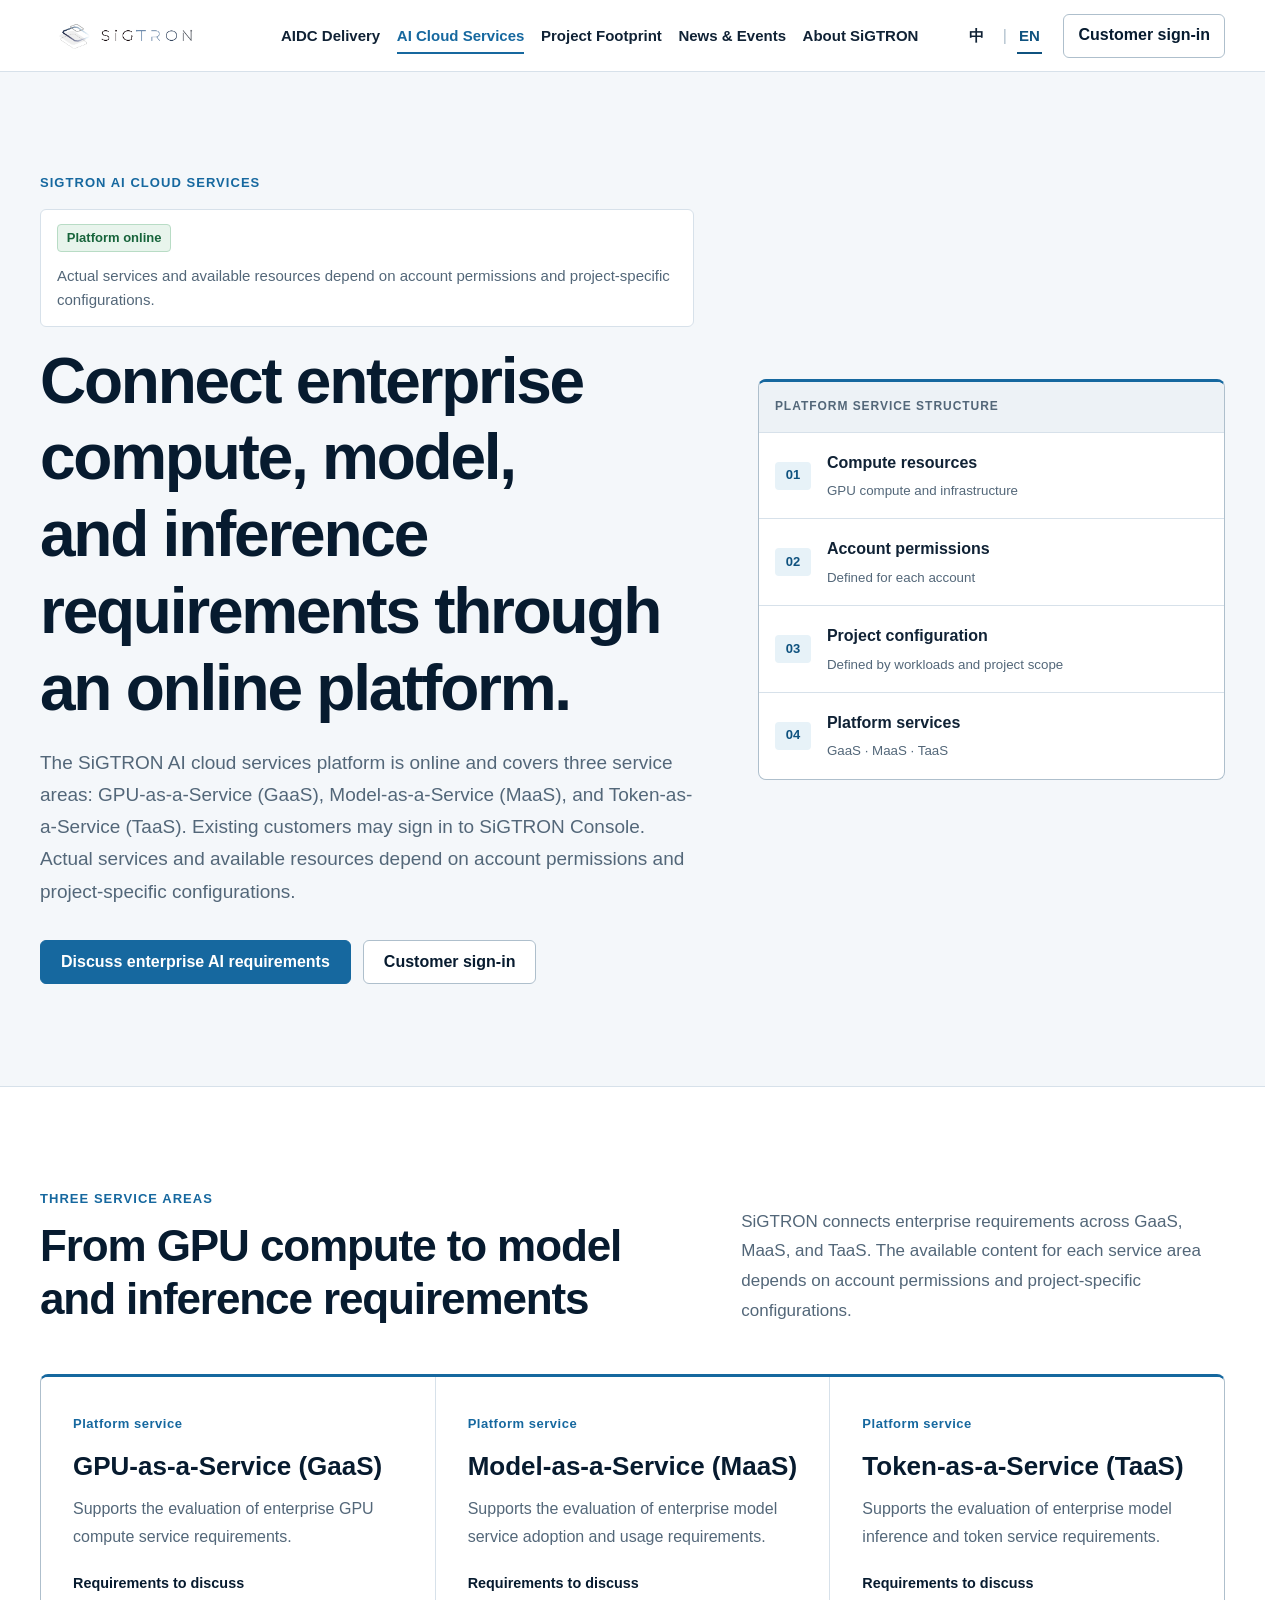
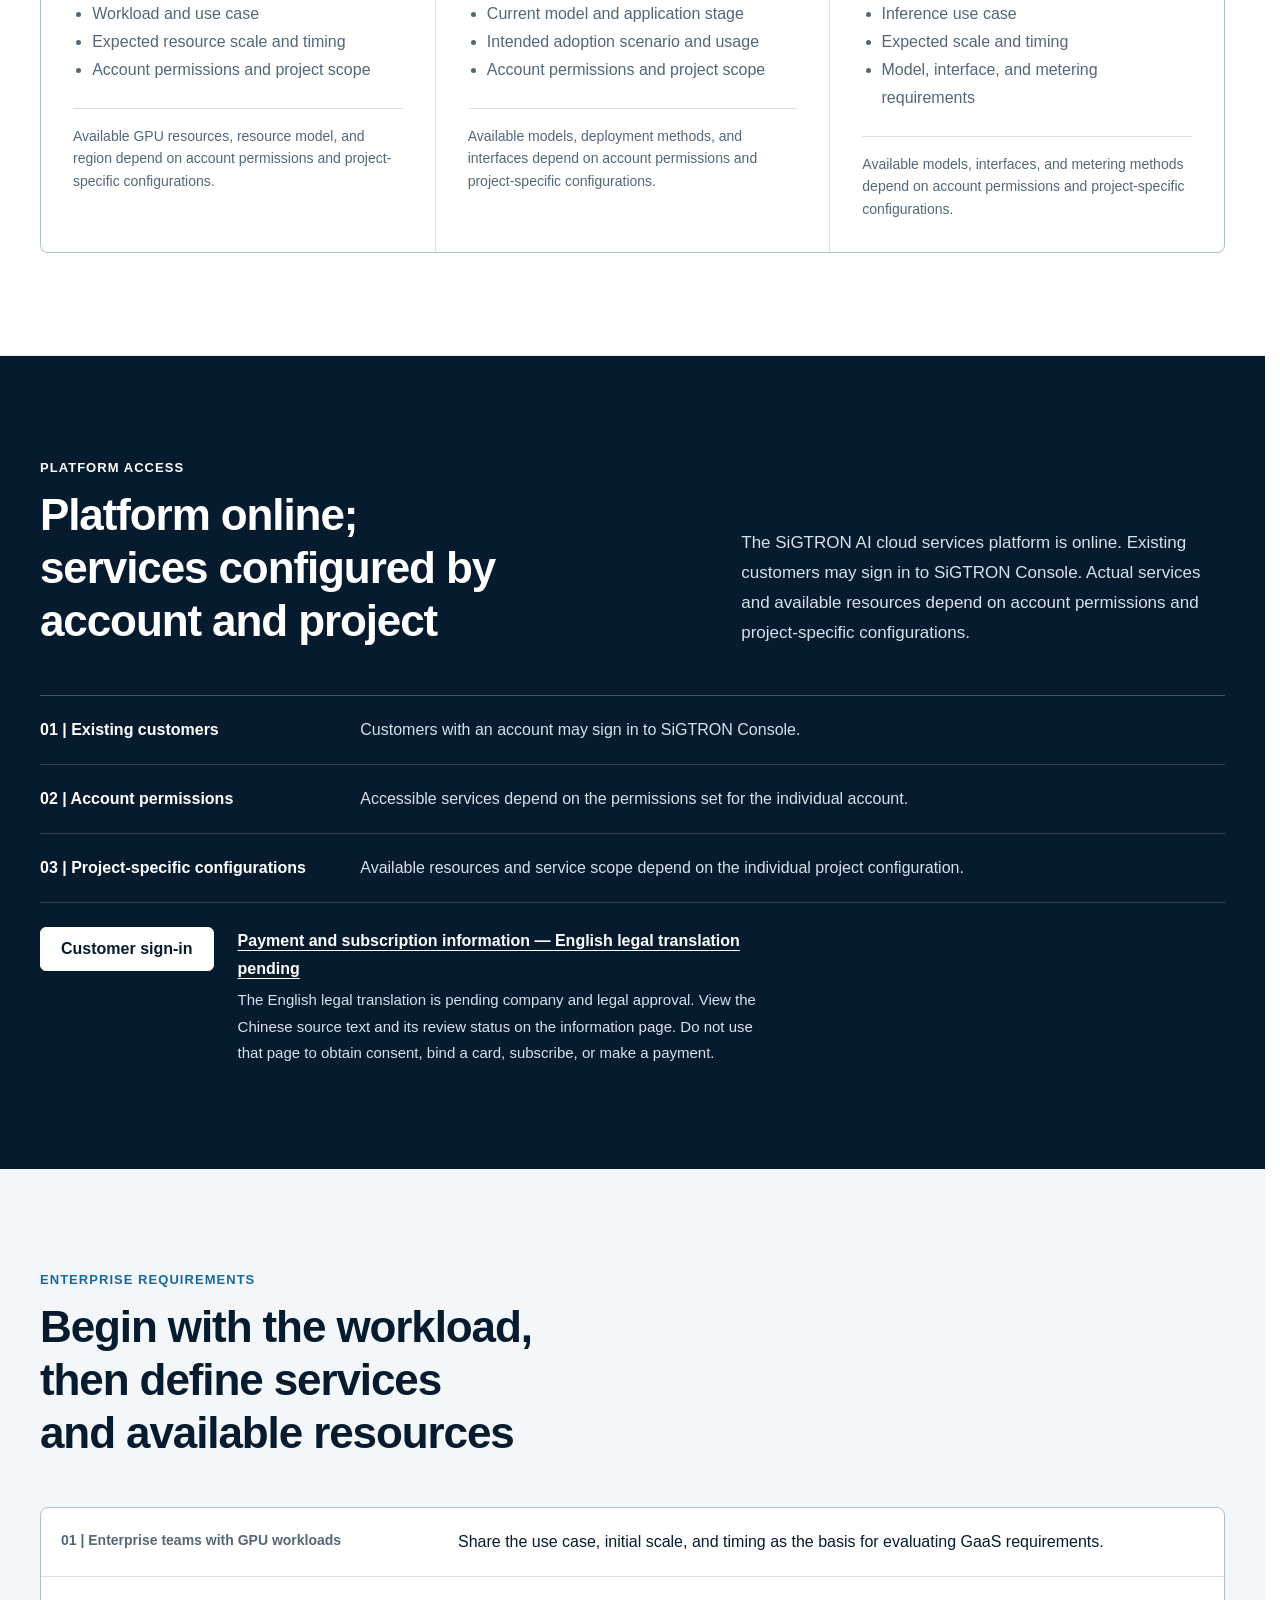
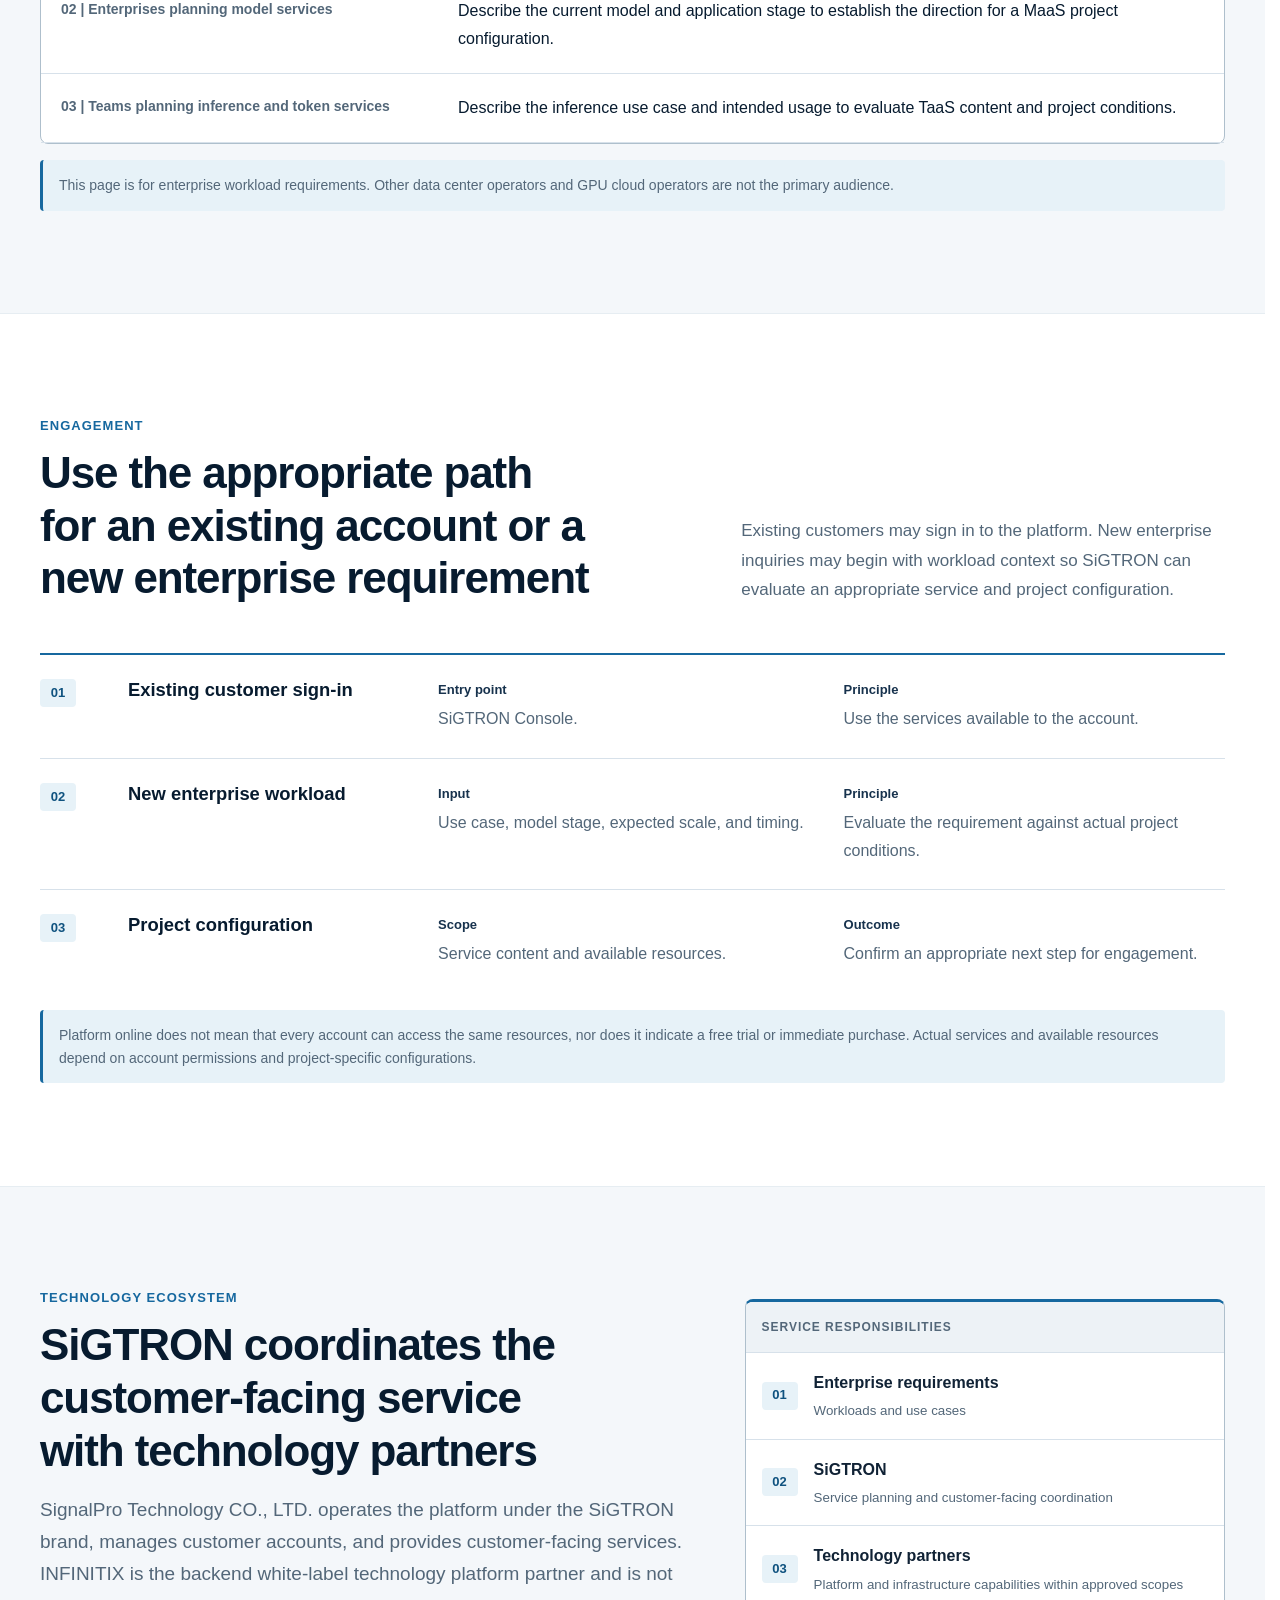
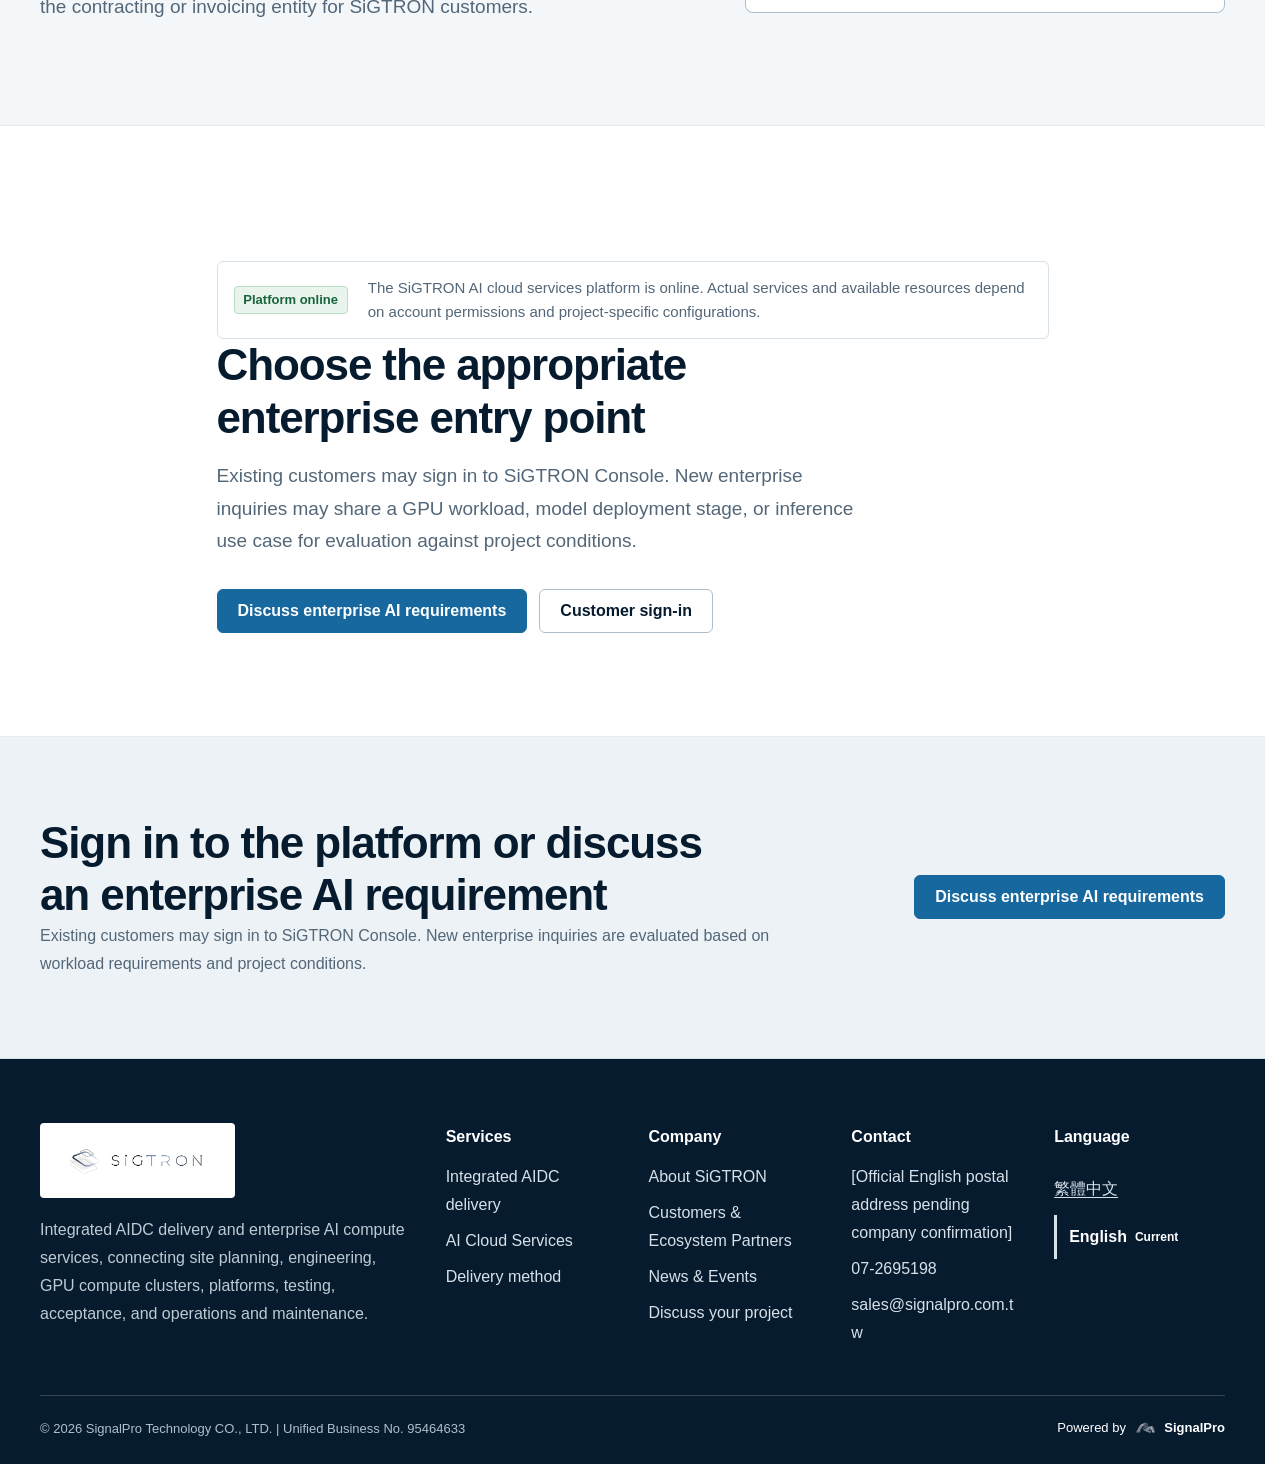
<file: prototype/en/ai-cloud-services.html>
<!doctype html>
<html lang="en">
  <head>
    <meta charset="utf-8"><meta name="viewport" content="width=device-width, initial-scale=1">
    <meta name="description" content="The SiGTRON AI cloud services platform is online across GaaS, MaaS, and TaaS. Access and available resources depend on account permissions and project-specific configurations.">
    <title>Enterprise AI Cloud Services | GaaS, MaaS and TaaS | SiGTRON</title>
    <link rel="canonical" href="https://sigtron.ai/en/ai-cloud-services/"><link rel="alternate" hreflang="zh-Hant" href="https://sigtron.ai/ai-cloud-services/"><link rel="alternate" hreflang="en" href="https://sigtron.ai/en/ai-cloud-services/"><link rel="alternate" hreflang="x-default" href="https://sigtron.ai/ai-cloud-services/">
    <link rel="stylesheet" href="../assets/css/styles.css"><script src="../assets/js/main.js" defer></script>
  </head>
  <body class="locale-en" data-page="cloud">
    <a class="skip-link" href="#main">Skip to main content</a>
    <header class="site-header" data-site-header><div class="container header-inner"><a class="brand" href="index.html" aria-label="SiGTRON home"><img src="../assets/images/brand/sigtron-logo-horizontal.png" alt="" aria-hidden="true"></a><nav class="desktop-nav" aria-label="Primary navigation"><a class="nav-link" href="aidc.html">AIDC Delivery</a><a class="nav-link" href="ai-cloud-services.html" aria-current="page">AI Cloud Services</a><a class="nav-link" href="index.html#project-footprint">Project Footprint</a><a class="nav-link" href="news.html">News &amp; Events</a><a class="nav-link" href="index.html#about">About SiGTRON</a></nav><div class="header-actions"><nav class="language-selector" aria-label="Language selector"><a class="language-selector__item" href="../ai-cloud-services.html" lang="zh-Hant" hreflang="zh-Hant" aria-label="Switch to Traditional Chinese">中</a><span class="language-selector__divider" aria-hidden="true">|</span><span class="language-selector__item is-current" aria-current="page"><span aria-hidden="true">EN</span><span class="visually-hidden">English, current language</span></span></nav><a class="button button--secondary header-login" href="https://console.sigtron.ai/dev-console/auth/login" aria-label="Sign in to SiGTRON Console">Customer sign-in</a><button class="nav-toggle" type="button" aria-expanded="false" aria-controls="site-drawer" aria-label="Open site menu" data-nav-toggle><span></span><span></span><span></span></button></div></div><button class="site-drawer-backdrop" type="button" aria-label="Close site menu" data-nav-backdrop hidden></button><div class="site-drawer" id="site-drawer" role="dialog" aria-modal="true" aria-labelledby="drawer-title" aria-hidden="true" data-site-nav hidden><div class="site-drawer__header"><span id="drawer-title">Site menu</span><button class="drawer-close" type="button" aria-label="Close site menu" data-nav-close><span aria-hidden="true">×</span></button></div><nav class="drawer-nav" aria-label="Mobile primary navigation"><a class="nav-link" href="aidc.html">AIDC Delivery</a><a class="nav-link" href="ai-cloud-services.html" aria-current="page">AI Cloud Services</a><a class="nav-link" href="index.html#project-footprint">Project Footprint</a><a class="nav-link" href="news.html">News &amp; Events</a><a class="nav-link" href="index.html#about">About SiGTRON</a></nav><div class="drawer-actions"><a class="button button--secondary" href="https://console.sigtron.ai/dev-console/auth/login" aria-label="Sign in to SiGTRON Console">Customer sign-in</a></div><nav class="drawer-language" aria-label="Language selector"><p class="drawer-language__label">Language / <span lang="zh-Hant">語言</span></p><a href="../ai-cloud-services.html" lang="zh-Hant" hreflang="zh-Hant" aria-label="Switch to Traditional Chinese">繁體中文</a><span class="drawer-language__current" lang="en" aria-current="page">English <small>Current</small></span></nav></div></header>

    <main id="main">
      <section class="page-hero" aria-labelledby="cloud-page-title"><div class="container hero-layout"><div class="hero-copy"><span class="eyebrow">SiGTRON AI CLOUD SERVICES</span><div class="status-row status-row--compact"><span class="status-label status-label--live">Platform online</span><p>Actual services and available resources depend on account permissions and project-specific configurations.</p></div><h1 id="cloud-page-title">Connect enterprise compute, model, and inference requirements through an online platform.</h1><p class="lead">The SiGTRON AI cloud services platform is online and covers three service areas: GPU-as-a-Service (GaaS), Model-as-a-Service (MaaS), and Token-as-a-Service (TaaS). Existing customers may sign in to SiGTRON Console. Actual services and available resources depend on account permissions and project-specific configurations.</p><div class="button-row"><a class="button button--primary" href="contact.html?type=compute#project-inquiry">Discuss enterprise AI requirements</a><a class="button button--secondary" href="https://console.sigtron.ai/dev-console/auth/login" aria-label="Sign in to SiGTRON Console">Customer sign-in</a></div></div><div class="engineering-stack engineering-stack--cloud" aria-label="AI cloud service access structure"><p class="engineering-stack__title">PLATFORM SERVICE STRUCTURE</p><ol><li><span>01</span><div><strong>Compute resources</strong><small>GPU compute and infrastructure</small></div></li><li><span>02</span><div><strong>Account permissions</strong><small>Defined for each account</small></div></li><li><span>03</span><div><strong>Project configuration</strong><small>Defined by workloads and project scope</small></div></li><li><span>04</span><div><strong>Platform services</strong><small>GaaS · MaaS · TaaS</small></div></li></ol></div></div></section>

      <section class="section" id="services" aria-labelledby="services-title"><div class="container"><div class="section-heading"><div><span class="eyebrow">THREE SERVICE AREAS</span><h2 id="services-title">From GPU compute to model and inference requirements</h2></div><p>SiGTRON connects enterprise requirements across GaaS, MaaS, and TaaS. The available content for each service area depends on account permissions and project-specific configurations.</p></div><div class="service-table service-table--detailed">
        <article><span class="service-label">Platform service</span><h3>GPU-as-a-Service (GaaS)</h3><p>Supports the evaluation of enterprise GPU compute service requirements.</p><h4>Requirements to discuss</h4><ul><li>Workload and use case</li><li>Expected resource scale and timing</li><li>Account permissions and project scope</li></ul><p class="service-limit">Available GPU resources, resource model, and region depend on account permissions and project-specific configurations.</p></article>
        <article><span class="service-label">Platform service</span><h3>Model-as-a-Service (MaaS)</h3><p>Supports the evaluation of enterprise model service adoption and usage requirements.</p><h4>Requirements to discuss</h4><ul><li>Current model and application stage</li><li>Intended adoption scenario and usage</li><li>Account permissions and project scope</li></ul><p class="service-limit">Available models, deployment methods, and interfaces depend on account permissions and project-specific configurations.</p></article>
        <article><span class="service-label">Platform service</span><h3>Token-as-a-Service (TaaS)</h3><p>Supports the evaluation of enterprise model inference and token service requirements.</p><h4>Requirements to discuss</h4><ul><li>Inference use case</li><li>Expected scale and timing</li><li>Model, interface, and metering requirements</li></ul><p class="service-limit">Available models, interfaces, and metering methods depend on account permissions and project-specific configurations.</p></article>
      </div></div></section>

      <section class="section platform-access" aria-labelledby="access-title"><div class="container"><div class="section-heading"><div><span class="eyebrow">PLATFORM ACCESS</span><h2 id="access-title">Platform online; services configured by account and project</h2></div><p>The SiGTRON AI cloud services platform is online. Existing customers may sign in to SiGTRON Console. Actual services and available resources depend on account permissions and project-specific configurations.</p></div><dl class="access-table"><div><dt>01 | Existing customers</dt><dd>Customers with an account may sign in to SiGTRON Console.</dd></div><div><dt>02 | Account permissions</dt><dd>Accessible services depend on the permissions set for the individual account.</dd></div><div><dt>03 | Project-specific configurations</dt><dd>Available resources and service scope depend on the individual project configuration.</dd></div></dl><div class="platform-access__actions"><div class="button-row"><a class="button button--light" href="https://console.sigtron.ai/dev-console/auth/login" aria-label="Sign in to SiGTRON Console">Customer sign-in</a></div><div class="terms-entry"><a class="terms-entry__link" href="payment-terms.html">Payment and subscription information — English legal translation pending</a><p>The English legal translation is pending company and legal approval. View the Chinese source text and its review status on the information page. Do not use that page to obtain consent, bind a card, subscribe, or make a payment.</p></div></div></div></section>

      <section class="section section--canvas" aria-labelledby="audience-title"><div class="container"><div class="section-heading section-heading--single"><span class="eyebrow">ENTERPRISE REQUIREMENTS</span><h2 id="audience-title">Begin with the workload, then define services and available resources</h2></div><dl class="evidence-table evidence-table--wide"><div><dt>01 | Enterprise teams with GPU workloads</dt><dd>Share the use case, initial scale, and timing as the basis for evaluating GaaS requirements.</dd></div><div><dt>02 | Enterprises planning model services</dt><dd>Describe the current model and application stage to establish the direction for a MaaS project configuration.</dd></div><div><dt>03 | Teams planning inference and token services</dt><dd>Describe the inference use case and intended usage to evaluate TaaS content and project conditions.</dd></div></dl><p class="disclosure-note">This page is for enterprise workload requirements. Other data center operators and GPU cloud operators are not the primary audience.</p></div></section>

      <section class="section" aria-labelledby="engagement-title"><div class="container"><div class="section-heading"><div><span class="eyebrow">ENGAGEMENT</span><h2 id="engagement-title">Use the appropriate path for an existing account or a new enterprise requirement</h2></div><p>Existing customers may sign in to the platform. New enterprise inquiries may begin with workload context so SiGTRON can evaluate an appropriate service and project configuration.</p></div><ol class="process-rail process-rail--three"><li class="process-rail__step"><span class="process-index">01</span><h3>Existing customer sign-in</h3><p><strong>Entry point</strong>SiGTRON Console.</p><p><strong>Principle</strong>Use the services available to the account.</p></li><li class="process-rail__step"><span class="process-index">02</span><h3>New enterprise workload</h3><p><strong>Input</strong>Use case, model stage, expected scale, and timing.</p><p><strong>Principle</strong>Evaluate the requirement against actual project conditions.</p></li><li class="process-rail__step"><span class="process-index">03</span><h3>Project configuration</h3><p><strong>Scope</strong>Service content and available resources.</p><p><strong>Outcome</strong>Confirm an appropriate next step for engagement.</p></li></ol><p class="disclosure-note">Platform online does not mean that every account can access the same resources, nor does it indicate a free trial or immediate purchase. Actual services and available resources depend on account permissions and project-specific configurations.</p></div></section>

      <section class="section section--canvas" id="ecosystem" aria-labelledby="ecosystem-title"><div class="container about-layout"><div><span class="eyebrow">TECHNOLOGY ECOSYSTEM</span><h2 id="ecosystem-title">SiGTRON coordinates the customer-facing service with technology partners</h2><p class="lead">SignalPro Technology CO., LTD. operates the platform under the SiGTRON brand, manages customer accounts, and provides customer-facing services. INFINITIX is the backend white-label technology platform partner and is not the contracting or invoicing entity for SiGTRON customers.</p></div><div class="engineering-stack engineering-stack--compact" aria-label="Responsibilities across enterprise requirements, SiGTRON, and technology partners"><p class="engineering-stack__title">SERVICE RESPONSIBILITIES</p><ol><li><span>01</span><div><strong>Enterprise requirements</strong><small>Workloads and use cases</small></div></li><li><span>02</span><div><strong>SiGTRON</strong><small>Service planning and customer-facing coordination</small></div></li><li><span>03</span><div><strong>Technology partners</strong><small>Platform and infrastructure capabilities within approved scopes</small></div></li></ol></div></div></section>

      <section class="section" aria-labelledby="status-title"><div class="container narrow"><div class="status-row"><span class="status-label status-label--live">Platform online</span><p>The SiGTRON AI cloud services platform is online. Actual services and available resources depend on account permissions and project-specific configurations.</p></div><h2 id="status-title">Choose the appropriate enterprise entry point</h2><p class="lead">Existing customers may sign in to SiGTRON Console. New enterprise inquiries may share a GPU workload, model deployment stage, or inference use case for evaluation against project conditions.</p><div class="button-row"><a class="button button--primary" href="contact.html?type=compute#project-inquiry">Discuss enterprise AI requirements</a><a class="button button--secondary" href="https://console.sigtron.ai/dev-console/auth/login" aria-label="Sign in to SiGTRON Console">Customer sign-in</a></div></div></section>

      <section class="cta-band" aria-labelledby="cloud-cta-title"><div class="container cta-inner"><div><h2 id="cloud-cta-title">Sign in to the platform or discuss an enterprise AI requirement</h2><p>Existing customers may sign in to SiGTRON Console. New enterprise inquiries are evaluated based on workload requirements and project conditions.</p></div><a class="button button--primary" href="contact.html?type=compute#project-inquiry">Discuss enterprise AI requirements</a></div></section>
    </main>

    <footer class="site-footer"><div class="container"><div class="footer-grid"><div><a class="brand brand--footer" href="index.html" aria-label="SiGTRON home"><img src="../assets/images/brand/sigtron-logo-horizontal.png" alt="" aria-hidden="true"></a><p class="footer-intro">Integrated AIDC delivery and enterprise AI compute services, connecting site planning, engineering, GPU compute clusters, platforms, testing, acceptance, and operations and maintenance.</p></div><div><p class="footer-heading">Services</p><ul class="footer-links"><li><a href="aidc.html">Integrated AIDC delivery</a></li><li><a href="ai-cloud-services.html">AI Cloud Services</a></li><li><a href="aidc.html#delivery">Delivery method</a></li></ul></div><div><p class="footer-heading">Company</p><ul class="footer-links"><li><a href="index.html#about">About SiGTRON</a></li><li><a href="index.html#partners">Customers &amp; Ecosystem Partners</a></li><li><a href="news.html">News &amp; Events</a></li><li><a href="contact.html#project-inquiry">Discuss your project</a></li></ul></div><div><p class="footer-heading">Contact</p><address class="footer-contact" aria-label="SignalPro Technology contact information"><span>[Official English postal address pending company confirmation]</span><a href="tel:072695198">07-2695198</a><a href="mailto:sales@signalpro.com.tw">sales@signalpro.com.tw</a></address></div><nav class="footer-language" aria-label="Language selector"><p class="footer-heading">Language</p><a href="../ai-cloud-services.html" lang="zh-Hant" hreflang="zh-Hant" aria-label="Switch to Traditional Chinese">繁體中文</a><span aria-current="page" lang="en">English <small>Current</small></span></nav></div><div class="footer-bottom"><span class="footer-legal">© <span data-current-year></span> SignalPro Technology CO., LTD. | Unified Business No. 95464633</span><span class="powered-by"><span>Powered by</span><img src="../assets/images/brand/signalpro/signalpro-symbol-white.png" alt="" aria-hidden="true"><strong>SignalPro</strong></span></div></div></footer>
  </body>
</html>
</file>
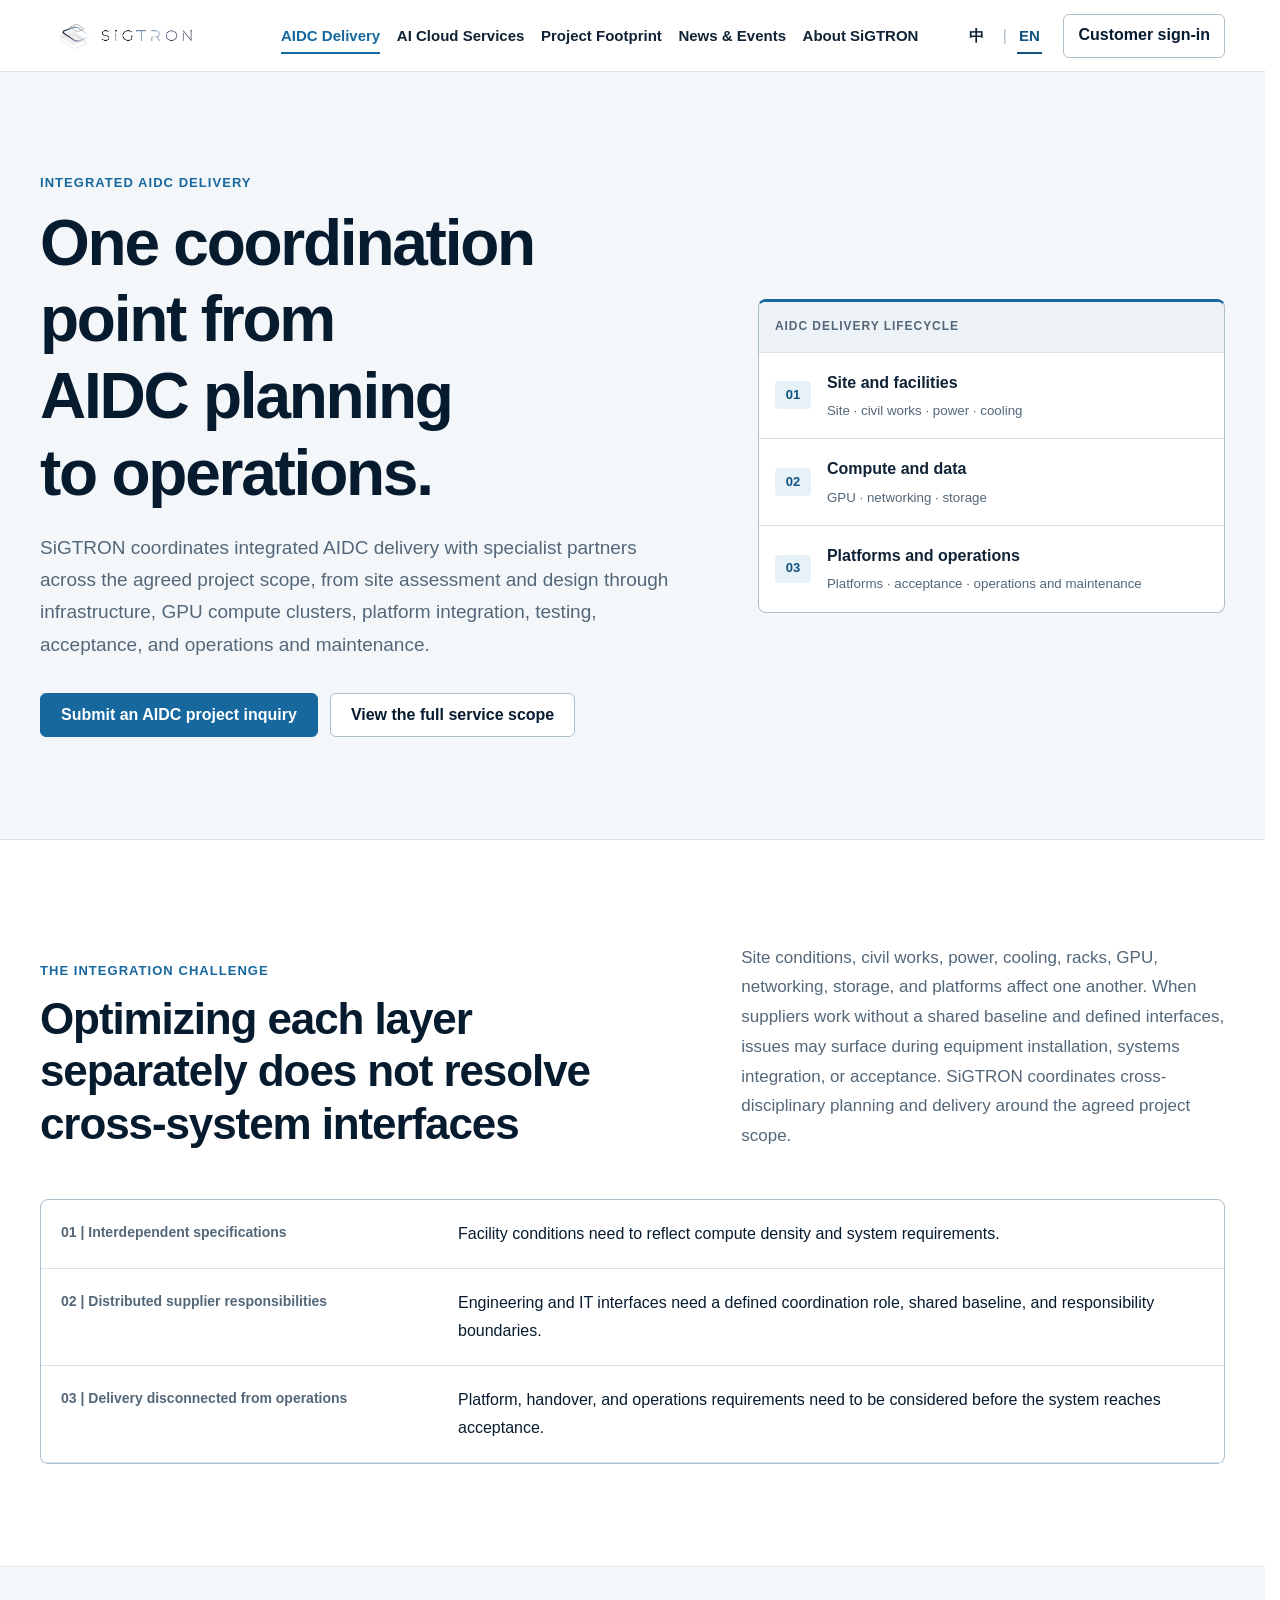
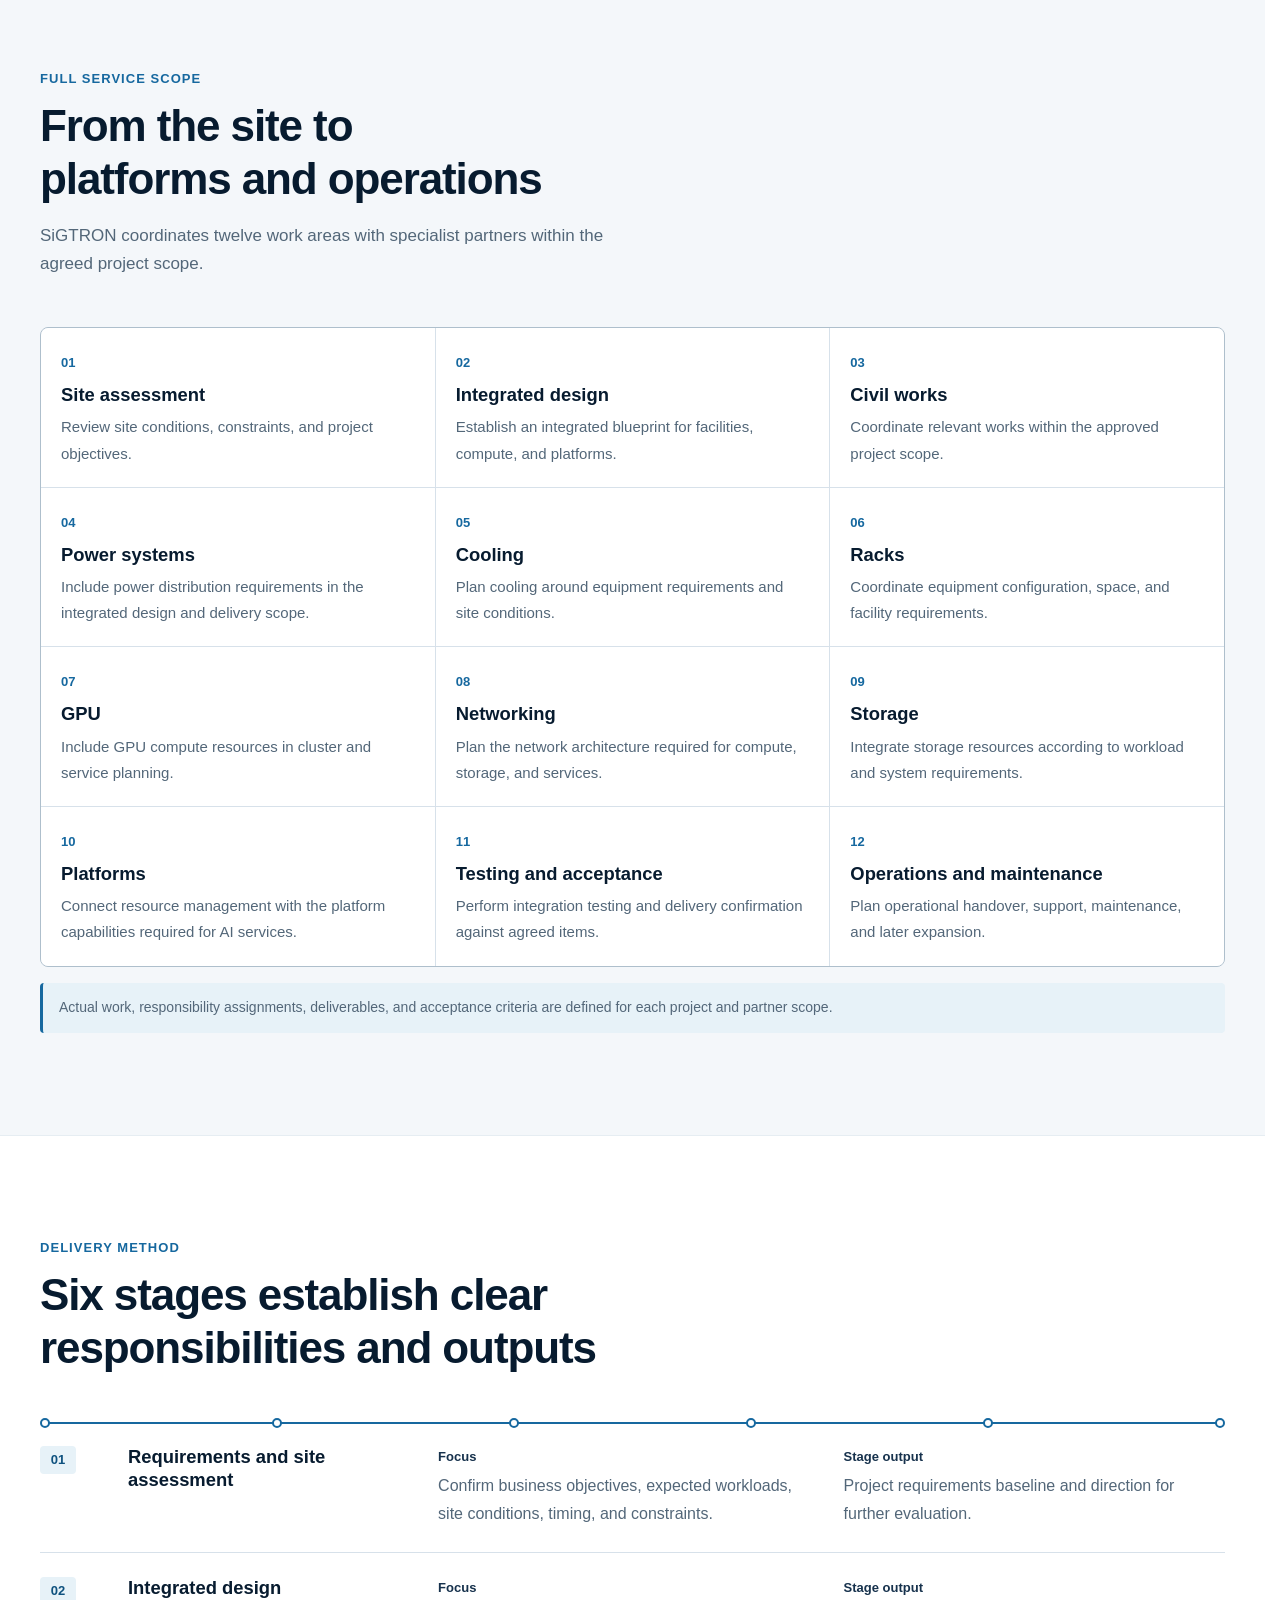
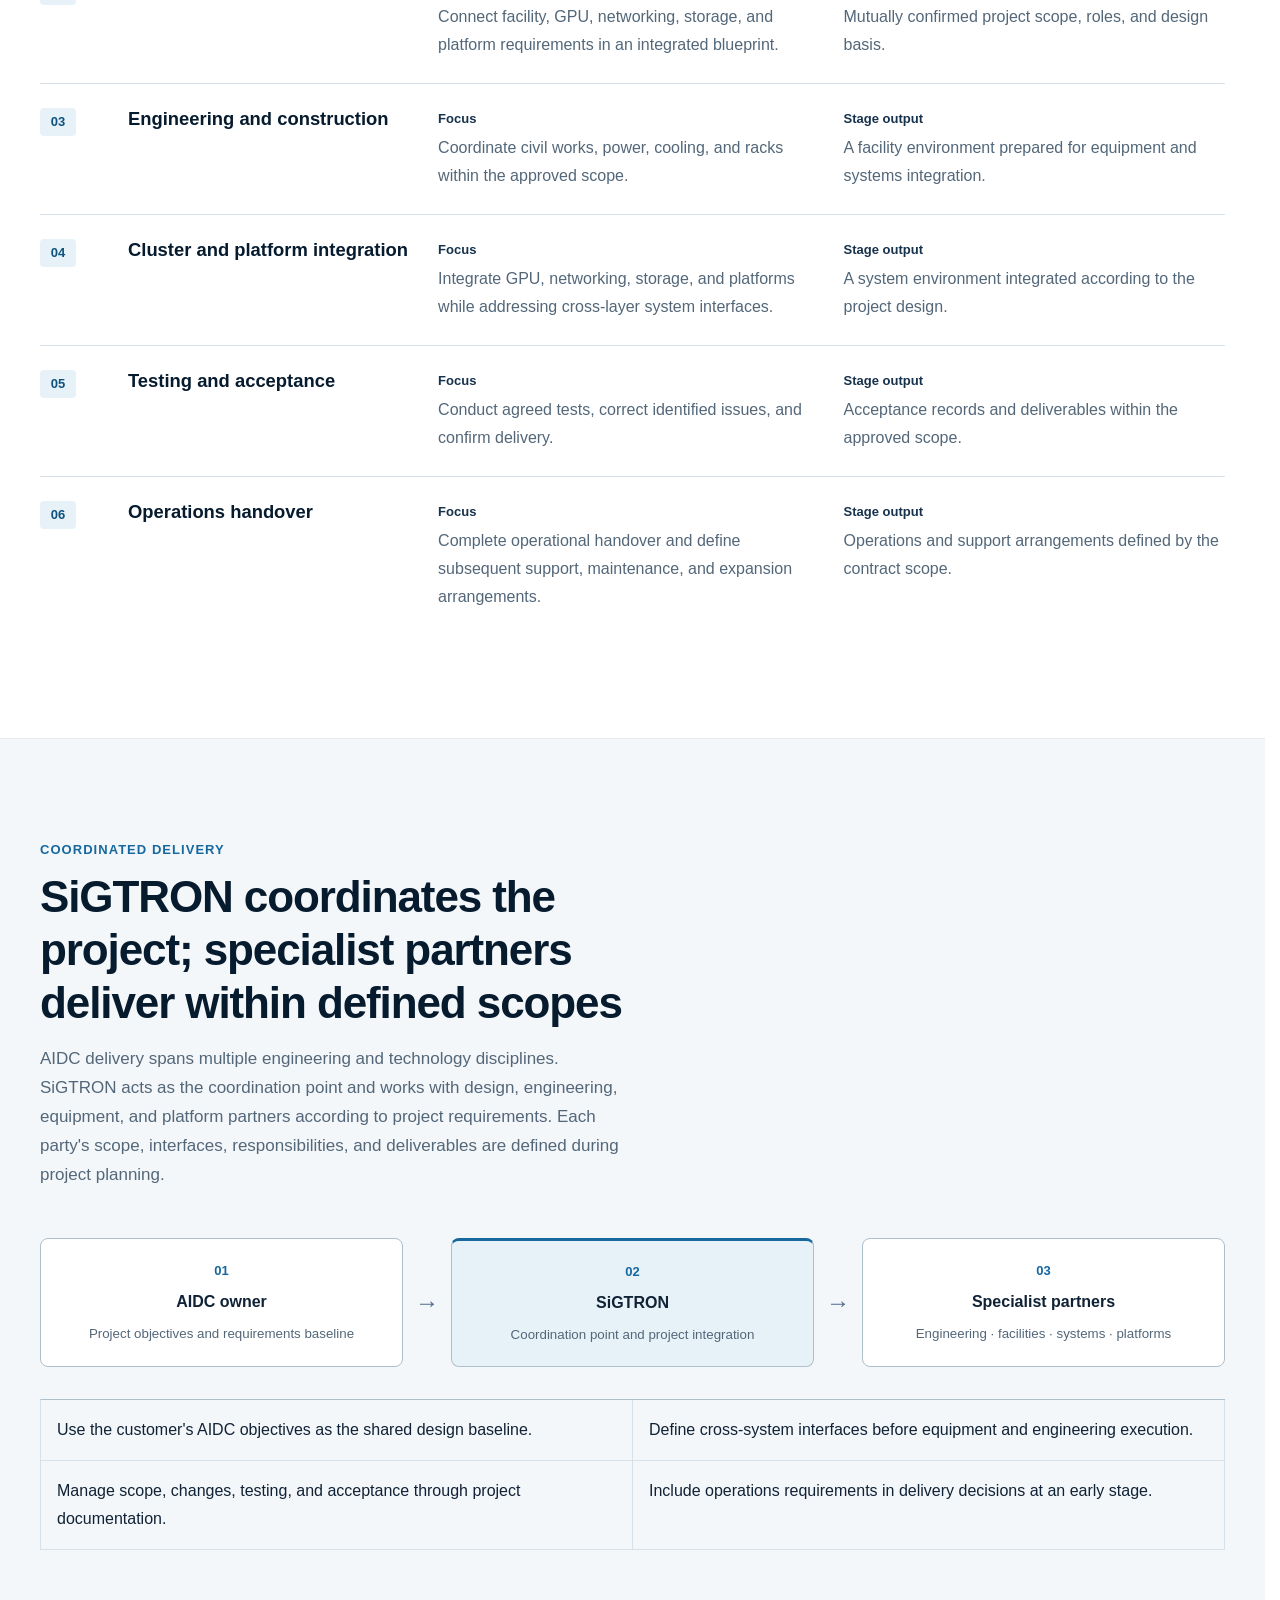
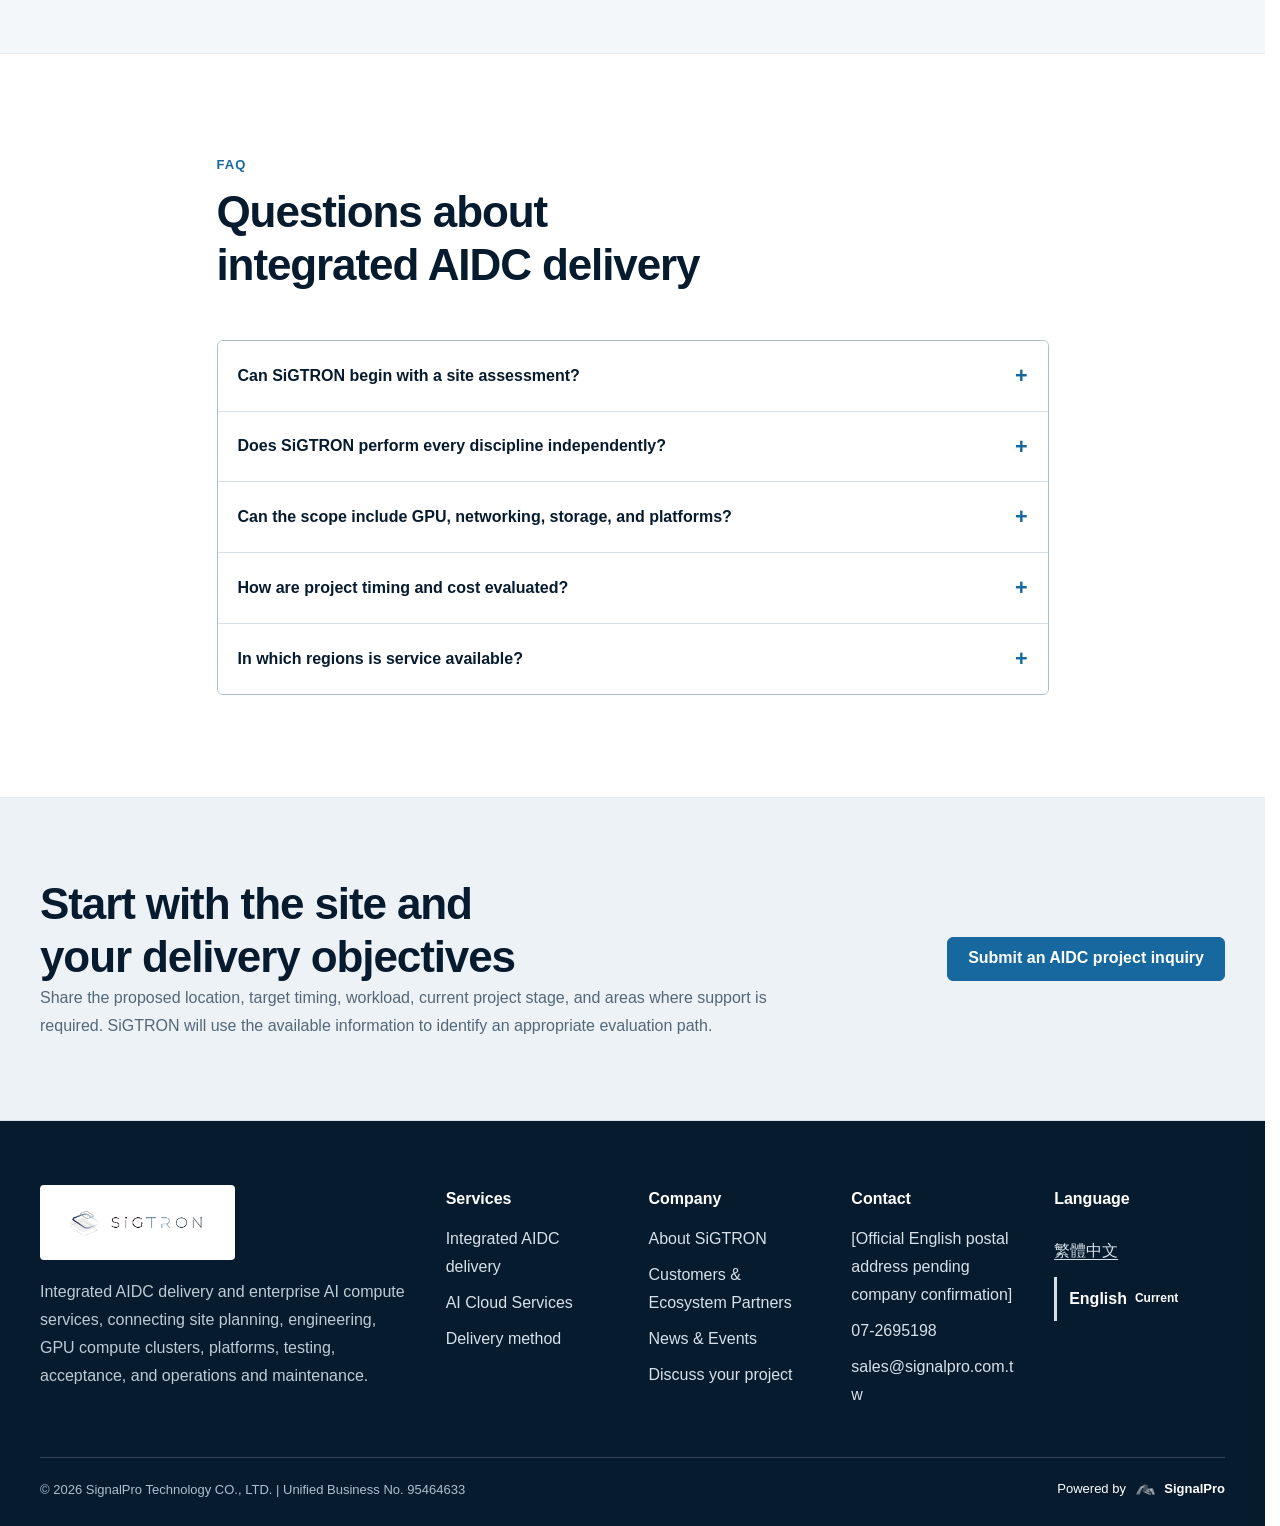
<file: prototype/en/aidc.html>
<!doctype html>
<html lang="en">
  <head>
    <meta charset="utf-8"><meta name="viewport" content="width=device-width, initial-scale=1">
    <meta name="description" content="SiGTRON coordinates integrated AIDC delivery with specialist partners across site assessment, design, infrastructure, GPU clusters, platforms, testing, acceptance, and O&amp;M.">
    <title>Integrated AIDC Delivery | Site, Engineering, GPU, Platforms and O&amp;M | SiGTRON</title>
    <link rel="canonical" href="https://sigtron.ai/en/aidc/"><link rel="alternate" hreflang="zh-Hant" href="https://sigtron.ai/aidc/"><link rel="alternate" hreflang="en" href="https://sigtron.ai/en/aidc/"><link rel="alternate" hreflang="x-default" href="https://sigtron.ai/aidc/">
    <link rel="stylesheet" href="../assets/css/styles.css"><script src="../assets/js/main.js" defer></script>
  </head>
  <body class="locale-en" data-page="aidc">
    <a class="skip-link" href="#main">Skip to main content</a>
    <header class="site-header" data-site-header><div class="container header-inner">
      <a class="brand" href="index.html" aria-label="SiGTRON home"><img src="../assets/images/brand/sigtron-logo-horizontal.png" alt="" aria-hidden="true"></a>
      <nav class="desktop-nav" aria-label="Primary navigation"><a class="nav-link" href="aidc.html" aria-current="page">AIDC Delivery</a><a class="nav-link" href="ai-cloud-services.html">AI Cloud Services</a><a class="nav-link" href="index.html#project-footprint">Project Footprint</a><a class="nav-link" href="news.html">News &amp; Events</a><a class="nav-link" href="index.html#about">About SiGTRON</a></nav>
      <div class="header-actions"><nav class="language-selector" aria-label="Language selector"><a class="language-selector__item" href="../aidc.html" lang="zh-Hant" hreflang="zh-Hant" aria-label="Switch to Traditional Chinese">中</a><span class="language-selector__divider" aria-hidden="true">|</span><span class="language-selector__item is-current" aria-current="page"><span aria-hidden="true">EN</span><span class="visually-hidden">English, current language</span></span></nav><a class="button button--secondary header-login" href="https://console.sigtron.ai/dev-console/auth/login" aria-label="Sign in to SiGTRON Console">Customer sign-in</a><button class="nav-toggle" type="button" aria-expanded="false" aria-controls="site-drawer" aria-label="Open site menu" data-nav-toggle><span></span><span></span><span></span></button></div>
    </div><button class="site-drawer-backdrop" type="button" aria-label="Close site menu" data-nav-backdrop hidden></button><div class="site-drawer" id="site-drawer" role="dialog" aria-modal="true" aria-labelledby="drawer-title" aria-hidden="true" data-site-nav hidden><div class="site-drawer__header"><span id="drawer-title">Site menu</span><button class="drawer-close" type="button" aria-label="Close site menu" data-nav-close><span aria-hidden="true">×</span></button></div><nav class="drawer-nav" aria-label="Mobile primary navigation"><a class="nav-link" href="aidc.html" aria-current="page">AIDC Delivery</a><a class="nav-link" href="ai-cloud-services.html">AI Cloud Services</a><a class="nav-link" href="index.html#project-footprint">Project Footprint</a><a class="nav-link" href="news.html">News &amp; Events</a><a class="nav-link" href="index.html#about">About SiGTRON</a></nav><div class="drawer-actions"><a class="button button--secondary" href="https://console.sigtron.ai/dev-console/auth/login" aria-label="Sign in to SiGTRON Console">Customer sign-in</a></div><nav class="drawer-language" aria-label="Language selector"><p class="drawer-language__label">Language / <span lang="zh-Hant">語言</span></p><a href="../aidc.html" lang="zh-Hant" hreflang="zh-Hant" aria-label="Switch to Traditional Chinese">繁體中文</a><span class="drawer-language__current" lang="en" aria-current="page">English <small>Current</small></span></nav></div></header>

    <main id="main">
      <section class="page-hero" aria-labelledby="aidc-title"><div class="container hero-layout"><div class="hero-copy"><span class="eyebrow">INTEGRATED AIDC DELIVERY</span><h1 id="aidc-title">One coordination point from AIDC planning to operations.</h1><p class="lead">SiGTRON coordinates integrated AIDC delivery with specialist partners across the agreed project scope, from site assessment and design through infrastructure, GPU compute clusters, platform integration, testing, acceptance, and operations and maintenance.</p><div class="button-row"><a class="button button--primary" href="contact.html?type=aidc#project-inquiry">Submit an AIDC project inquiry</a><a class="button button--secondary" href="#scope">View the full service scope</a></div></div><div class="engineering-stack" aria-label="Integrated AIDC delivery across site, compute, platforms, and operations"><p class="engineering-stack__title">AIDC DELIVERY LIFECYCLE</p><ol><li><span>01</span><div><strong>Site and facilities</strong><small>Site · civil works · power · cooling</small></div></li><li><span>02</span><div><strong>Compute and data</strong><small>GPU · networking · storage</small></div></li><li><span>03</span><div><strong>Platforms and operations</strong><small>Platforms · acceptance · operations and maintenance</small></div></li></ol></div></div></section>

      <section class="section" aria-labelledby="challenge-title"><div class="container"><div class="section-heading"><div><span class="eyebrow">THE INTEGRATION CHALLENGE</span><h2 id="challenge-title">Optimizing each layer separately does not resolve cross-system interfaces</h2></div><p>Site conditions, civil works, power, cooling, racks, GPU, networking, storage, and platforms affect one another. When suppliers work without a shared baseline and defined interfaces, issues may surface during equipment installation, systems integration, or acceptance. SiGTRON coordinates cross-disciplinary planning and delivery around the agreed project scope.</p></div><dl class="evidence-table evidence-table--wide challenge-table"><div><dt>01 | Interdependent specifications</dt><dd>Facility conditions need to reflect compute density and system requirements.</dd></div><div><dt>02 | Distributed supplier responsibilities</dt><dd>Engineering and IT interfaces need a defined coordination role, shared baseline, and responsibility boundaries.</dd></div><div><dt>03 | Delivery disconnected from operations</dt><dd>Platform, handover, and operations requirements need to be considered before the system reaches acceptance.</dd></div></dl></div></section>

      <section class="section section--canvas" id="scope" aria-labelledby="scope-title"><div class="container"><div class="section-heading section-heading--single"><span class="eyebrow">FULL SERVICE SCOPE</span><h2 id="scope-title">From the site to platforms and operations</h2><p class="lead">SiGTRON coordinates twelve work areas with specialist partners within the agreed project scope.</p></div><ol class="engineering-matrix engineering-matrix--twelve">
        <li class="engineering-matrix__item"><span>01</span><h3>Site assessment</h3><p>Review site conditions, constraints, and project objectives.</p></li><li class="engineering-matrix__item"><span>02</span><h3>Integrated design</h3><p>Establish an integrated blueprint for facilities, compute, and platforms.</p></li><li class="engineering-matrix__item"><span>03</span><h3>Civil works</h3><p>Coordinate relevant works within the approved project scope.</p></li><li class="engineering-matrix__item"><span>04</span><h3>Power systems</h3><p>Include power distribution requirements in the integrated design and delivery scope.</p></li><li class="engineering-matrix__item"><span>05</span><h3>Cooling</h3><p>Plan cooling around equipment requirements and site conditions.</p></li><li class="engineering-matrix__item"><span>06</span><h3>Racks</h3><p>Coordinate equipment configuration, space, and facility requirements.</p></li><li class="engineering-matrix__item"><span>07</span><h3>GPU</h3><p>Include GPU compute resources in cluster and service planning.</p></li><li class="engineering-matrix__item"><span>08</span><h3>Networking</h3><p>Plan the network architecture required for compute, storage, and services.</p></li><li class="engineering-matrix__item"><span>09</span><h3>Storage</h3><p>Integrate storage resources according to workload and system requirements.</p></li><li class="engineering-matrix__item"><span>10</span><h3>Platforms</h3><p>Connect resource management with the platform capabilities required for AI services.</p></li><li class="engineering-matrix__item"><span>11</span><h3>Testing and acceptance</h3><p>Perform integration testing and delivery confirmation against agreed items.</p></li><li class="engineering-matrix__item"><span>12</span><h3>Operations and maintenance</h3><p>Plan operational handover, support, maintenance, and later expansion.</p></li></ol><p class="disclosure-note">Actual work, responsibility assignments, deliverables, and acceptance criteria are defined for each project and partner scope.</p></div></section>

      <section class="section" id="delivery" aria-labelledby="delivery-title"><div class="container"><div class="section-heading section-heading--single"><span class="eyebrow">DELIVERY METHOD</span><h2 id="delivery-title">Six stages establish clear responsibilities and outputs</h2></div><div class="process-rail-shell" data-motion-process-rail><span class="process-rail-motion__line" aria-hidden="true"></span><ol class="process-rail">
        <li class="process-rail__step"><span class="process-rail-motion__node" aria-hidden="true"></span><span class="process-index">01</span><h3>Requirements and site assessment</h3><p><strong>Focus</strong>Confirm business objectives, expected workloads, site conditions, timing, and constraints.</p><p><strong>Stage output</strong>Project requirements baseline and direction for further evaluation.</p></li>
        <li class="process-rail__step"><span class="process-rail-motion__node" aria-hidden="true"></span><span class="process-index">02</span><h3>Integrated design</h3><p><strong>Focus</strong>Connect facility, GPU, networking, storage, and platform requirements in an integrated blueprint.</p><p><strong>Stage output</strong>Mutually confirmed project scope, roles, and design basis.</p></li>
        <li class="process-rail__step"><span class="process-rail-motion__node" aria-hidden="true"></span><span class="process-index">03</span><h3>Engineering and construction</h3><p><strong>Focus</strong>Coordinate civil works, power, cooling, and racks within the approved scope.</p><p><strong>Stage output</strong>A facility environment prepared for equipment and systems integration.</p></li>
        <li class="process-rail__step"><span class="process-rail-motion__node" aria-hidden="true"></span><span class="process-index">04</span><h3>Cluster and platform integration</h3><p><strong>Focus</strong>Integrate GPU, networking, storage, and platforms while addressing cross-layer system interfaces.</p><p><strong>Stage output</strong>A system environment integrated according to the project design.</p></li>
        <li class="process-rail__step"><span class="process-rail-motion__node" aria-hidden="true"></span><span class="process-index">05</span><h3>Testing and acceptance</h3><p><strong>Focus</strong>Conduct agreed tests, correct identified issues, and confirm delivery.</p><p><strong>Stage output</strong>Acceptance records and deliverables within the approved scope.</p></li>
        <li class="process-rail__step"><span class="process-rail-motion__node" aria-hidden="true"></span><span class="process-index">06</span><h3>Operations handover</h3><p><strong>Focus</strong>Complete operational handover and define subsequent support, maintenance, and expansion arrangements.</p><p><strong>Stage output</strong>Operations and support arrangements defined by the contract scope.</p></li>
      </ol></div></div></section>

      <section class="section section--canvas" aria-labelledby="partnership-title"><div class="container"><div class="section-heading section-heading--single"><span class="eyebrow">COORDINATED DELIVERY</span><h2 id="partnership-title">SiGTRON coordinates the project; specialist partners deliver within defined scopes</h2><p class="lead">AIDC delivery spans multiple engineering and technology disciplines. SiGTRON acts as the coordination point and works with design, engineering, equipment, and platform partners according to project requirements. Each party's scope, interfaces, responsibilities, and deliverables are defined during project planning.</p></div><div class="relationship" aria-label="Relationship among the AIDC owner, SiGTRON, and specialist partners"><div class="relationship-node"><span>01</span><strong>AIDC owner</strong><small>Project objectives and requirements baseline</small></div><span class="relationship-arrow" aria-hidden="true">→</span><div class="relationship-node relationship-node--primary"><span>02</span><strong>SiGTRON</strong><small>Coordination point and project integration</small></div><span class="relationship-arrow" aria-hidden="true">→</span><div class="relationship-node"><span>03</span><strong>Specialist partners</strong><small>Engineering · facilities · systems · platforms</small></div></div><ul class="principle-list"><li>Use the customer's AIDC objectives as the shared design baseline.</li><li>Define cross-system interfaces before equipment and engineering execution.</li><li>Manage scope, changes, testing, and acceptance through project documentation.</li><li>Include operations requirements in delivery decisions at an early stage.</li></ul></div></section>

      <section class="section" aria-labelledby="faq-title"><div class="container narrow"><div class="section-heading section-heading--single"><span class="eyebrow">FAQ</span><h2 id="faq-title">Questions about integrated AIDC delivery</h2></div><div class="faq-list">
        <details><summary>Can SiGTRON begin with a site assessment?</summary><div class="faq-answer">Yes. The service scope may begin with site assessment and design, then connect engineering, GPU compute clusters, platforms, testing, acceptance, and operations and maintenance. The actual scope is confirmed for each project.</div></details>
        <details><summary>Does SiGTRON perform every discipline independently?</summary><div class="faq-answer">No. SiGTRON coordinates and integrates the project, working with engineering and technology partners across the relevant specialist disciplines.</div></details>
        <details><summary>Can the scope include GPU, networking, storage, and platforms?</summary><div class="faq-answer">These areas may be included in planning and integration. Brands, specifications, quantities, and architecture are confirmed according to workloads, site conditions, and project requirements.</div></details>
        <details><summary>How are project timing and cost evaluated?</summary><div class="faq-answer">Timing and cost depend on the site, project scale, equipment, engineering scope, and supply conditions. An initial requirements and site review is needed before a project plan can be developed.</div></details>
        <details><summary>In which regions is service available?</summary><div class="faq-answer">Service availability depends on the project location and delivery scope. Include the proposed location in the inquiry so the team can evaluate it. Do not infer service availability from the six-market project pipeline.</div></details>
      </div></div></section>

      <section class="cta-band" aria-labelledby="aidc-cta-title"><div class="container cta-inner"><div><h2 id="aidc-cta-title">Start with the site and your delivery objectives</h2><p>Share the proposed location, target timing, workload, current project stage, and areas where support is required. SiGTRON will use the available information to identify an appropriate evaluation path.</p></div><a class="button button--primary" href="contact.html?type=aidc#project-inquiry">Submit an AIDC project inquiry</a></div></section>
    </main>

    <footer class="site-footer"><div class="container"><div class="footer-grid"><div><a class="brand brand--footer" href="index.html" aria-label="SiGTRON home"><img src="../assets/images/brand/sigtron-logo-horizontal.png" alt="" aria-hidden="true"></a><p class="footer-intro">Integrated AIDC delivery and enterprise AI compute services, connecting site planning, engineering, GPU compute clusters, platforms, testing, acceptance, and operations and maintenance.</p></div><div><p class="footer-heading">Services</p><ul class="footer-links"><li><a href="aidc.html">Integrated AIDC delivery</a></li><li><a href="ai-cloud-services.html">AI Cloud Services</a></li><li><a href="#delivery">Delivery method</a></li></ul></div><div><p class="footer-heading">Company</p><ul class="footer-links"><li><a href="index.html#about">About SiGTRON</a></li><li><a href="index.html#partners">Customers &amp; Ecosystem Partners</a></li><li><a href="news.html">News &amp; Events</a></li><li><a href="contact.html#project-inquiry">Discuss your project</a></li></ul></div><div><p class="footer-heading">Contact</p><address class="footer-contact" aria-label="SignalPro Technology contact information"><span>[Official English postal address pending company confirmation]</span><a href="tel:072695198">07-2695198</a><a href="mailto:sales@signalpro.com.tw">sales@signalpro.com.tw</a></address></div><nav class="footer-language" aria-label="Language selector"><p class="footer-heading">Language</p><a href="../aidc.html" lang="zh-Hant" hreflang="zh-Hant" aria-label="Switch to Traditional Chinese">繁體中文</a><span aria-current="page" lang="en">English <small>Current</small></span></nav></div><div class="footer-bottom"><span class="footer-legal">© <span data-current-year></span> SignalPro Technology CO., LTD. | Unified Business No. 95464633</span><span class="powered-by"><span>Powered by</span><img src="../assets/images/brand/signalpro/signalpro-symbol-white.png" alt="" aria-hidden="true"><strong>SignalPro</strong></span></div></div></footer>
  </body>
</html>
</file>
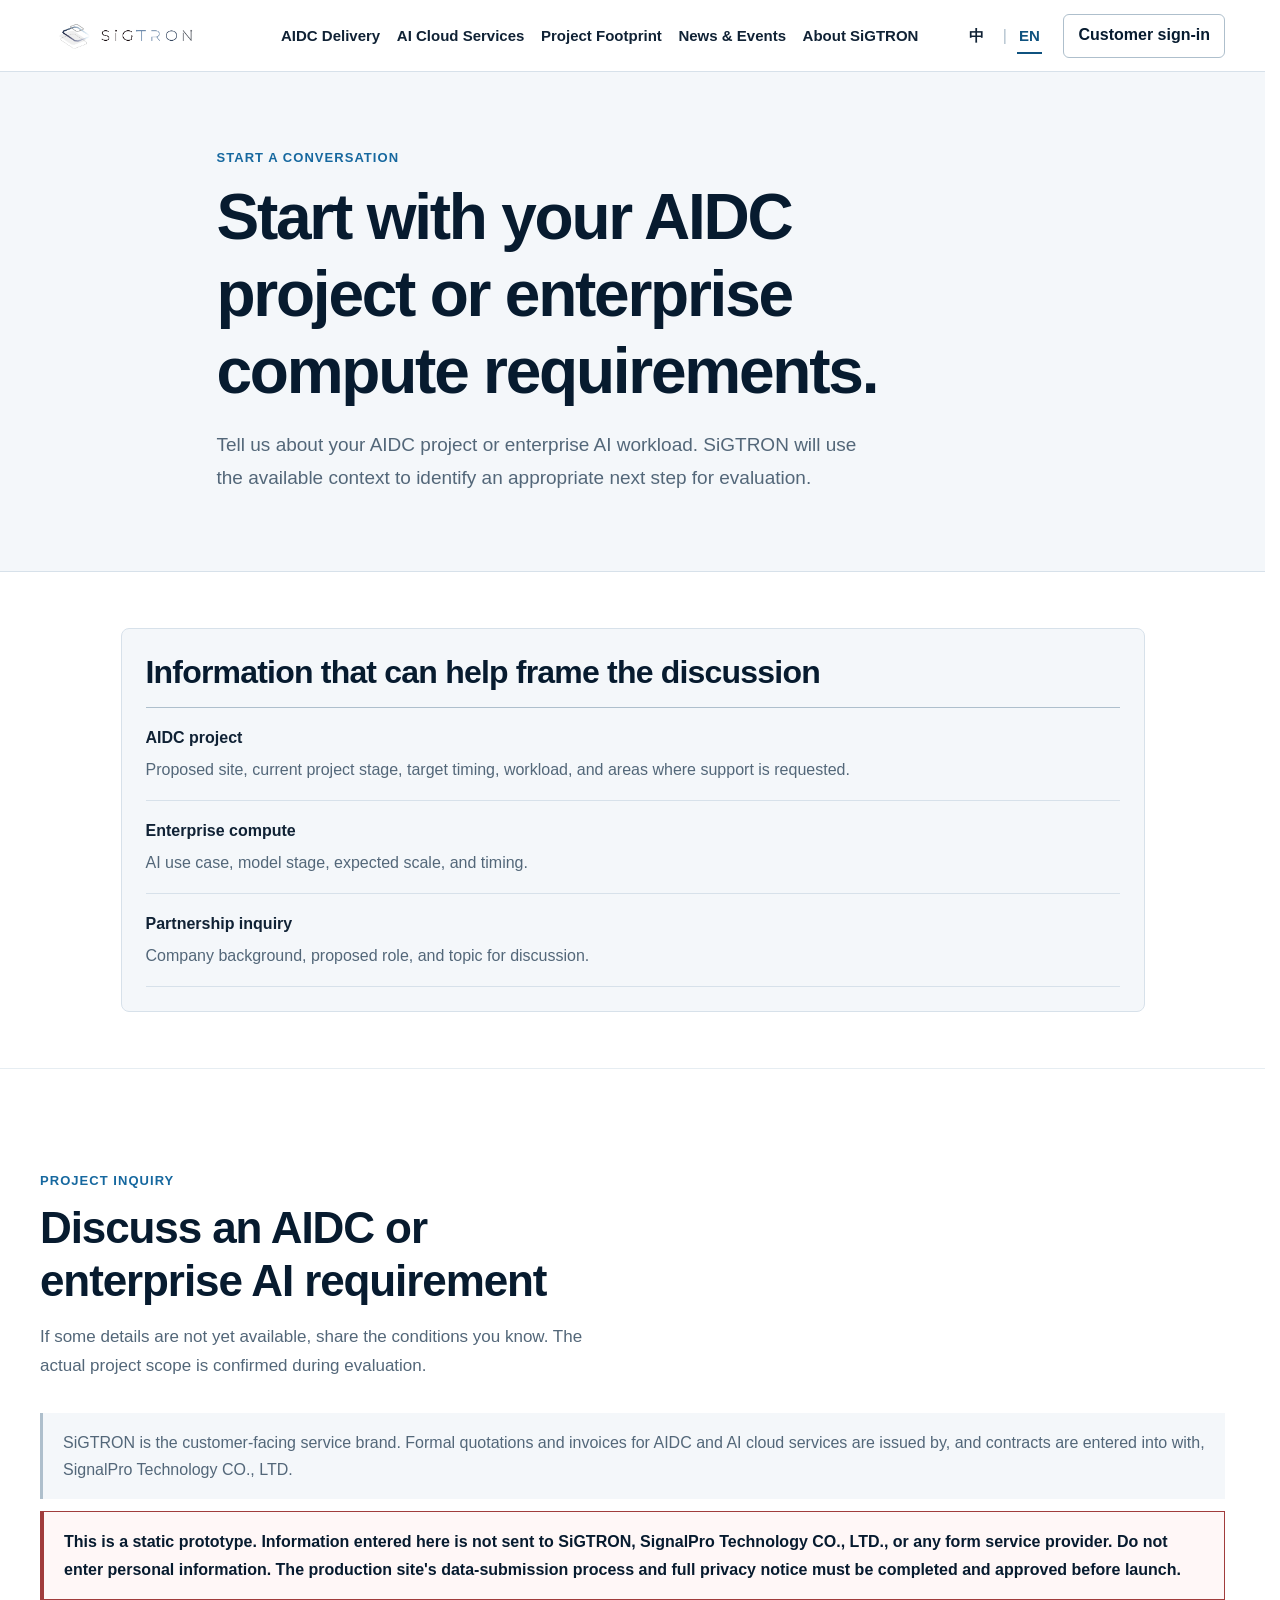
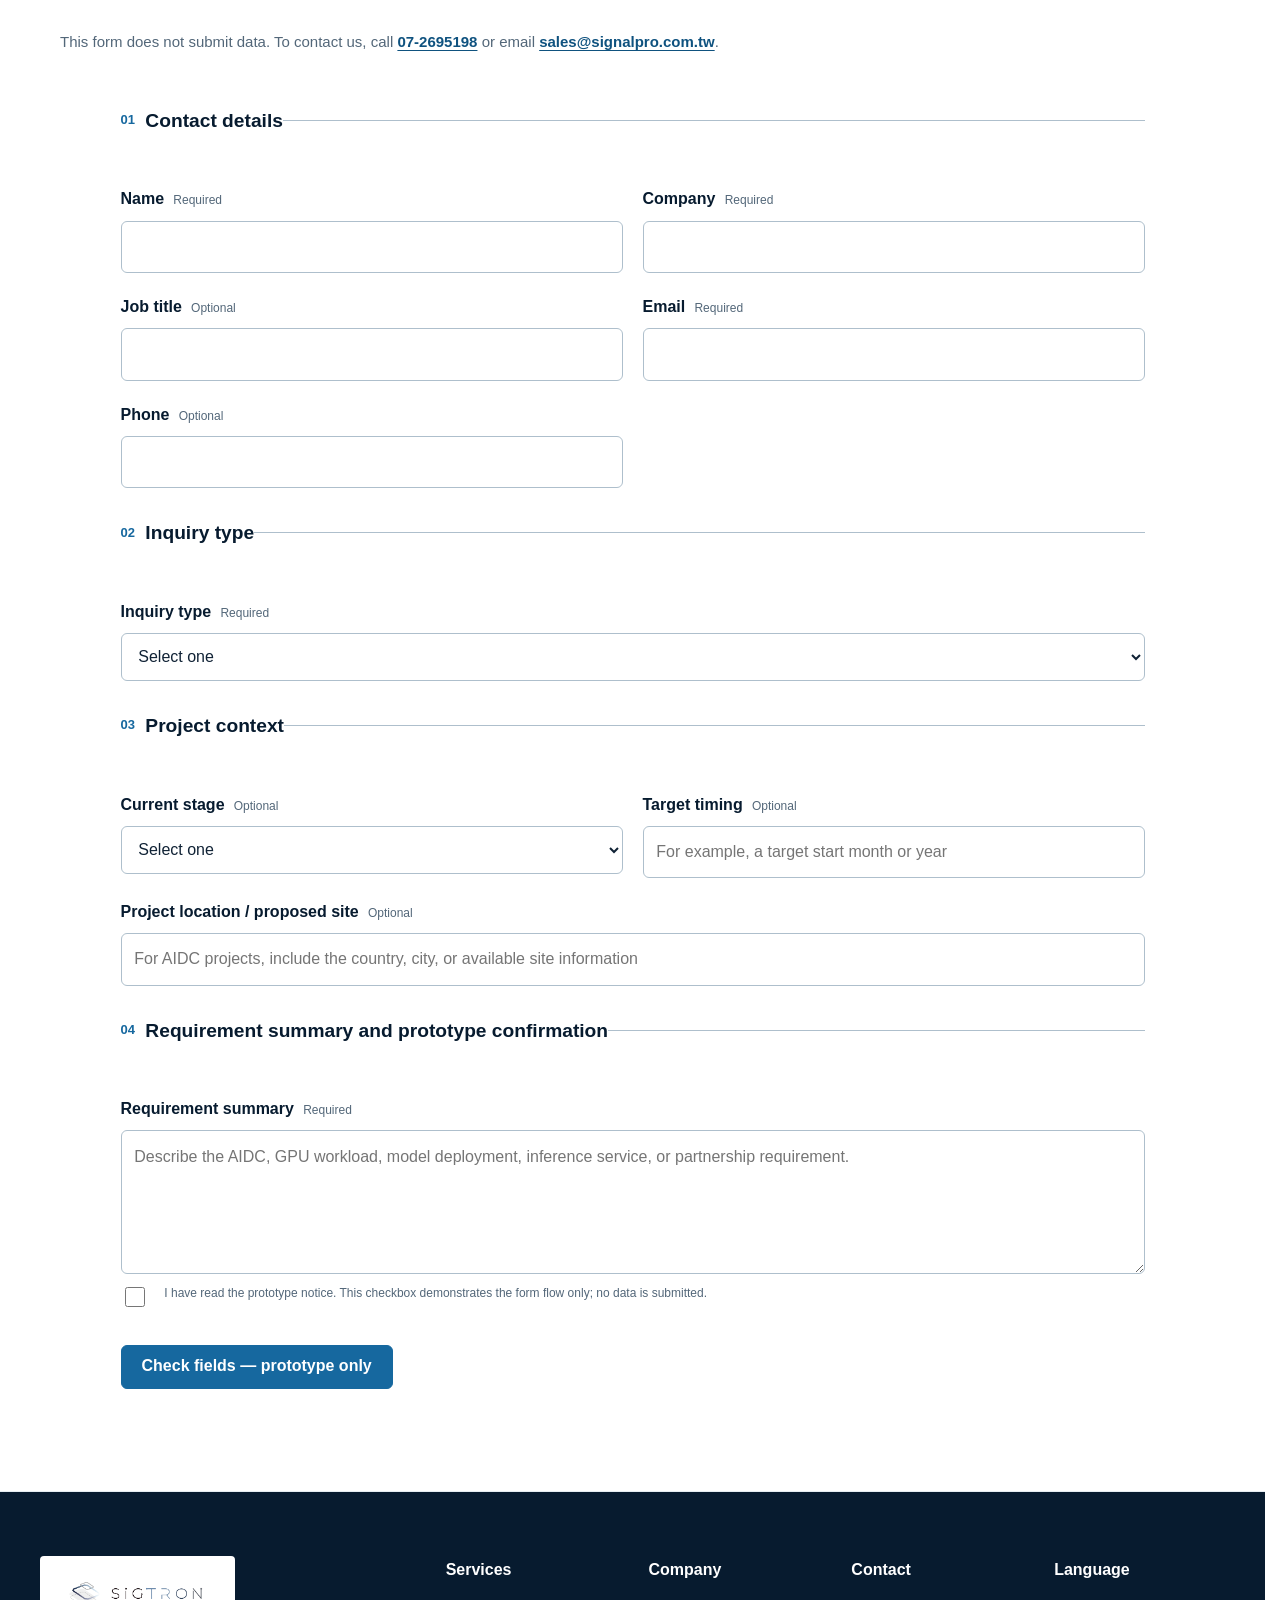
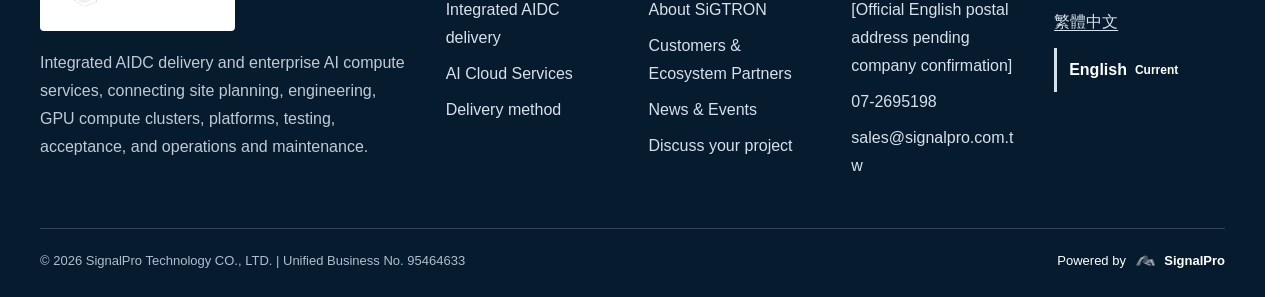
<file: prototype/en/contact.html>
<!doctype html>
<html lang="en">
  <head>
    <meta charset="utf-8"><meta name="viewport" content="width=device-width, initial-scale=1">
    <meta name="description" content="Discuss an AIDC project or enterprise GPU compute, model, inference, or partnership requirement with SiGTRON. The static prototype form does not submit data.">
    <title>Discuss an AIDC or Enterprise AI Project | SiGTRON</title>
    <link rel="canonical" href="https://sigtron.ai/en/contact/"><link rel="alternate" hreflang="zh-Hant" href="https://sigtron.ai/contact/"><link rel="alternate" hreflang="en" href="https://sigtron.ai/en/contact/"><link rel="alternate" hreflang="x-default" href="https://sigtron.ai/contact/">
    <link rel="stylesheet" href="../assets/css/styles.css"><script src="../assets/js/main.js" defer></script>
  </head>
  <body class="locale-en" data-page="contact">
    <a class="skip-link" href="#main">Skip to main content</a>
    <header class="site-header" data-site-header><div class="container header-inner"><a class="brand" href="index.html" aria-label="SiGTRON home"><img src="../assets/images/brand/sigtron-logo-horizontal.png" alt="" aria-hidden="true"></a><nav class="desktop-nav" aria-label="Primary navigation"><a class="nav-link" href="aidc.html">AIDC Delivery</a><a class="nav-link" href="ai-cloud-services.html">AI Cloud Services</a><a class="nav-link" href="index.html#project-footprint">Project Footprint</a><a class="nav-link" href="news.html">News &amp; Events</a><a class="nav-link" href="index.html#about">About SiGTRON</a></nav><div class="header-actions"><nav class="language-selector" aria-label="Language selector"><a class="language-selector__item" href="../contact.html" lang="zh-Hant" hreflang="zh-Hant" aria-label="Switch to Traditional Chinese">中</a><span class="language-selector__divider" aria-hidden="true">|</span><span class="language-selector__item is-current" aria-current="page"><span aria-hidden="true">EN</span><span class="visually-hidden">English, current language</span></span></nav><a class="button button--secondary header-login" href="https://console.sigtron.ai/dev-console/auth/login" aria-label="Sign in to SiGTRON Console">Customer sign-in</a><button class="nav-toggle" type="button" aria-expanded="false" aria-controls="site-drawer" aria-label="Open site menu" data-nav-toggle><span></span><span></span><span></span></button></div></div><button class="site-drawer-backdrop" type="button" aria-label="Close site menu" data-nav-backdrop hidden></button><div class="site-drawer" id="site-drawer" role="dialog" aria-modal="true" aria-labelledby="drawer-title" aria-hidden="true" data-site-nav hidden><div class="site-drawer__header"><span id="drawer-title">Site menu</span><button class="drawer-close" type="button" aria-label="Close site menu" data-nav-close><span aria-hidden="true">×</span></button></div><nav class="drawer-nav" aria-label="Mobile primary navigation"><a class="nav-link" href="aidc.html">AIDC Delivery</a><a class="nav-link" href="ai-cloud-services.html">AI Cloud Services</a><a class="nav-link" href="index.html#project-footprint">Project Footprint</a><a class="nav-link" href="news.html">News &amp; Events</a><a class="nav-link" href="index.html#about">About SiGTRON</a></nav><div class="drawer-actions"><a class="button button--secondary" href="https://console.sigtron.ai/dev-console/auth/login" aria-label="Sign in to SiGTRON Console">Customer sign-in</a></div><nav class="drawer-language" aria-label="Language selector"><p class="drawer-language__label">Language / <span lang="zh-Hant">語言</span></p><a href="../contact.html" lang="zh-Hant" hreflang="zh-Hant" aria-label="Switch to Traditional Chinese">繁體中文</a><span class="drawer-language__current" lang="en" aria-current="page">English <small>Current</small></span></nav></div></header>

    <main id="main">
      <section class="page-hero page-hero--simple" aria-labelledby="contact-title"><div class="container narrow"><span class="eyebrow">START A CONVERSATION</span><h1 id="contact-title">Start with your AIDC project or enterprise compute requirements.</h1><p class="lead">Tell us about your AIDC project or enterprise AI workload. SiGTRON will use the available context to identify an appropriate next step for evaluation.</p></div></section>

      <section class="section section--compact" aria-labelledby="prepare-title"><div class="container"><aside class="contact-panel contact-panel--wide"><h2 id="prepare-title">Information that can help frame the discussion</h2><ul class="contact-list"><li><strong>AIDC project</strong><span>Proposed site, current project stage, target timing, workload, and areas where support is requested.</span></li><li><strong>Enterprise compute</strong><span>AI use case, model stage, expected scale, and timing.</span></li><li><strong>Partnership inquiry</strong><span>Company background, proposed role, and topic for discussion.</span></li></ul></aside></div></section>

      <section class="section" id="project-inquiry" tabindex="-1" aria-labelledby="inquiry-title"><div class="container"><div class="section-heading section-heading--single inquiry-heading"><span class="eyebrow">PROJECT INQUIRY</span><h2 id="inquiry-title">Discuss an AIDC or enterprise AI requirement</h2><p class="lead">If some details are not yet available, share the conditions you know. The actual project scope is confirmed during evaluation.</p></div>
        <div class="contact-disclosures" aria-label="Contracting entity and static prototype information"><p class="contact-entity-note">SiGTRON is the customer-facing service brand. Formal quotations and invoices for AIDC and AI cloud services are issued by, and contracts are entered into with, SignalPro Technology CO., LTD.</p><p class="contact-prototype-notice">This is a static prototype. Information entered here is not sent to SiGTRON, SignalPro Technology CO., LTD., or any form service provider. Do not enter personal information. The production site's data-submission process and full privacy notice must be completed and approved before launch.</p><p class="contact-fallback">This form does not submit data. To contact us, call <a href="tel:072695198">07-2695198</a> or email <a href="mailto:sales@signalpro.com.tw">sales@signalpro.com.tw</a>.</p></div>

        <form class="contact-form contact-form--wide" data-prototype-form>
          <div class="form-error-summary" tabindex="-1" role="alert" data-error-summary hidden><h3>Please review the following fields</h3><ul data-error-list></ul></div>
          <fieldset class="form-section"><legend><span>01</span>Contact details</legend><div class="form-grid">
            <div class="form-field"><label for="name">Name <span>Required</span></label><input id="name" name="name" autocomplete="name" required aria-describedby="name-error"><p class="form-error" id="name-error" data-error-for="name" hidden></p></div>
            <div class="form-field"><label for="company">Company <span>Required</span></label><input id="company" name="company" autocomplete="organization" required aria-describedby="company-error"><p class="form-error" id="company-error" data-error-for="company" hidden></p></div>
            <div class="form-field"><label for="role">Job title <span>Optional</span></label><input id="role" name="role" autocomplete="organization-title"></div>
            <div class="form-field"><label for="email">Email <span>Required</span></label><input id="email" name="email" type="email" autocomplete="email" required aria-describedby="email-error"><p class="form-error" id="email-error" data-error-for="email" hidden></p></div>
            <div class="form-field"><label for="phone">Phone <span>Optional</span></label><input id="phone" name="phone" type="tel" autocomplete="tel"></div>
          </div></fieldset>
          <fieldset class="form-section"><legend><span>02</span>Inquiry type</legend><div class="form-field"><label for="type">Inquiry type <span>Required</span></label><select id="type" name="type" required aria-describedby="type-error"><option value="">Select one</option><option value="aidc">Integrated AIDC delivery</option><option value="compute">Enterprise AI compute / service requirements</option><option value="gaas">GaaS — GPU compute</option><option value="maas">MaaS — model services</option><option value="taas">TaaS — inference and token services</option><option value="partnership">Partnership inquiry</option><option value="unsure">Not yet sure</option></select><p class="form-error" id="type-error" data-error-for="type" hidden></p></div></fieldset>
          <fieldset class="form-section"><legend><span>03</span>Project context</legend><div class="form-grid"><div class="form-field"><label for="stage">Current stage <span>Optional</span></label><select id="stage" name="stage"><option value="">Select one</option><option>Initial research</option><option>Requirements planning</option><option>Supplier evaluation</option><option>Preparing for execution</option><option>Other</option></select></div><div class="form-field"><label for="timeline">Target timing <span>Optional</span></label><input id="timeline" name="timeline" placeholder="For example, a target start month or year"></div><div class="form-field form-field--full"><label for="location">Project location / proposed site <span>Optional</span></label><input id="location" name="location" placeholder="For AIDC projects, include the country, city, or available site information"></div></div></fieldset>
          <fieldset class="form-section"><legend><span>04</span>Requirement summary and prototype confirmation</legend><div class="form-field"><label for="message">Requirement summary <span>Required</span></label><textarea id="message" name="message" required aria-describedby="message-error" placeholder="Describe the AIDC, GPU workload, model deployment, inference service, or partnership requirement."></textarea><p class="form-error" id="message-error" data-error-for="message" hidden></p></div><div class="form-field checkbox-field"><label for="prototype-confirmation"><input id="prototype-confirmation" type="checkbox" name="prototype-confirmation" required aria-describedby="prototype-confirmation-error"><span>I have read the prototype notice. This checkbox demonstrates the form flow only; no data is submitted.</span></label><p class="form-error" id="prototype-confirmation-error" data-error-for="prototype-confirmation" hidden></p></div></fieldset>
          <button class="button button--primary" type="button" data-prototype-check>Check fields — prototype only</button><p class="form-status" tabindex="-1" role="status" aria-live="polite" data-form-status hidden>Field validation is complete. This is a static prototype; no data was submitted.</p>
        </form>
      </div></section>
    </main>

    <footer class="site-footer"><div class="container"><div class="footer-grid"><div><a class="brand brand--footer" href="index.html" aria-label="SiGTRON home"><img src="../assets/images/brand/sigtron-logo-horizontal.png" alt="" aria-hidden="true"></a><p class="footer-intro">Integrated AIDC delivery and enterprise AI compute services, connecting site planning, engineering, GPU compute clusters, platforms, testing, acceptance, and operations and maintenance.</p></div><div><p class="footer-heading">Services</p><ul class="footer-links"><li><a href="aidc.html">Integrated AIDC delivery</a></li><li><a href="ai-cloud-services.html">AI Cloud Services</a></li><li><a href="aidc.html#delivery">Delivery method</a></li></ul></div><div><p class="footer-heading">Company</p><ul class="footer-links"><li><a href="index.html#about">About SiGTRON</a></li><li><a href="index.html#partners">Customers &amp; Ecosystem Partners</a></li><li><a href="news.html">News &amp; Events</a></li><li><a href="#project-inquiry">Discuss your project</a></li></ul></div><div><p class="footer-heading">Contact</p><address class="footer-contact" aria-label="SignalPro Technology contact information"><span>[Official English postal address pending company confirmation]</span><a href="tel:072695198">07-2695198</a><a href="mailto:sales@signalpro.com.tw">sales@signalpro.com.tw</a></address></div><nav class="footer-language" aria-label="Language selector"><p class="footer-heading">Language</p><a href="../contact.html" lang="zh-Hant" hreflang="zh-Hant" aria-label="Switch to Traditional Chinese">繁體中文</a><span aria-current="page" lang="en">English <small>Current</small></span></nav></div><div class="footer-bottom"><span class="footer-legal">© <span data-current-year></span> SignalPro Technology CO., LTD. | Unified Business No. 95464633</span><span class="powered-by"><span>Powered by</span><img src="../assets/images/brand/signalpro/signalpro-symbol-white.png" alt="" aria-hidden="true"><strong>SignalPro</strong></span></div></div></footer>
  </body>
</html>
</file>
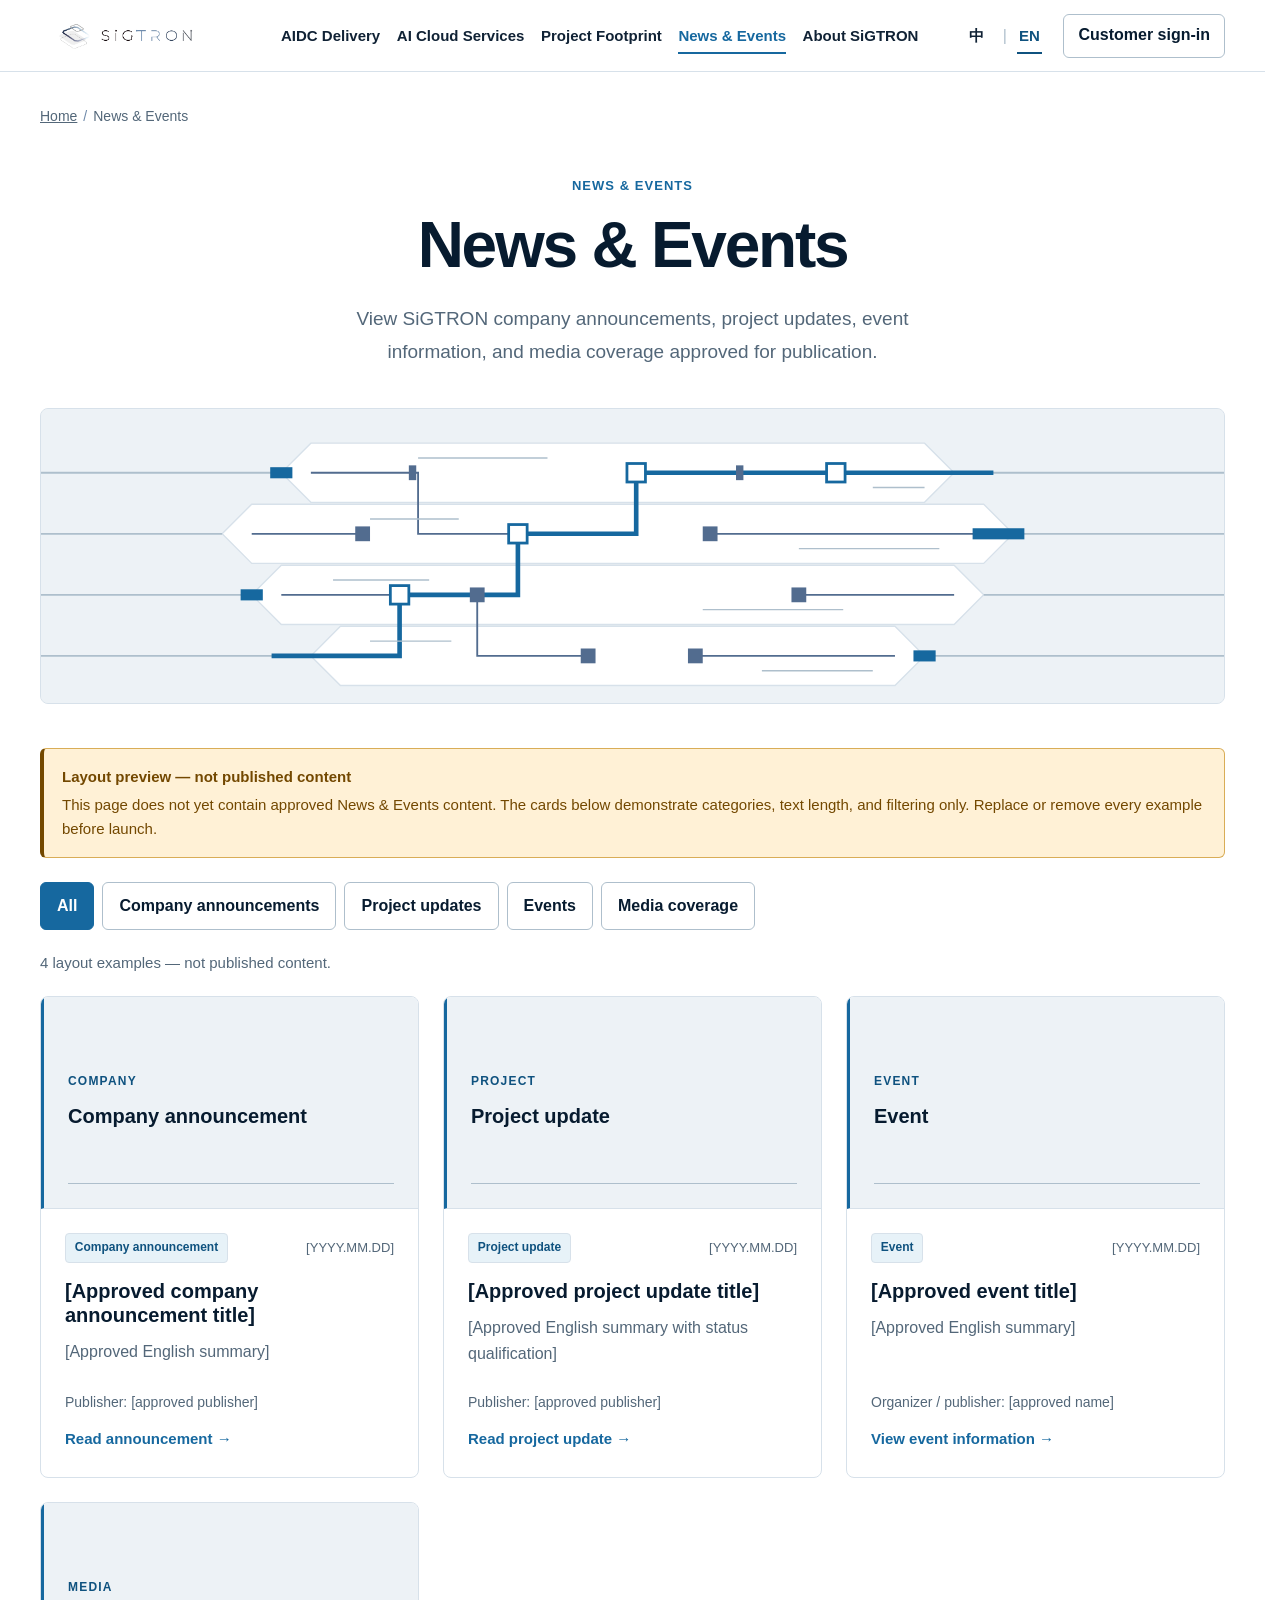
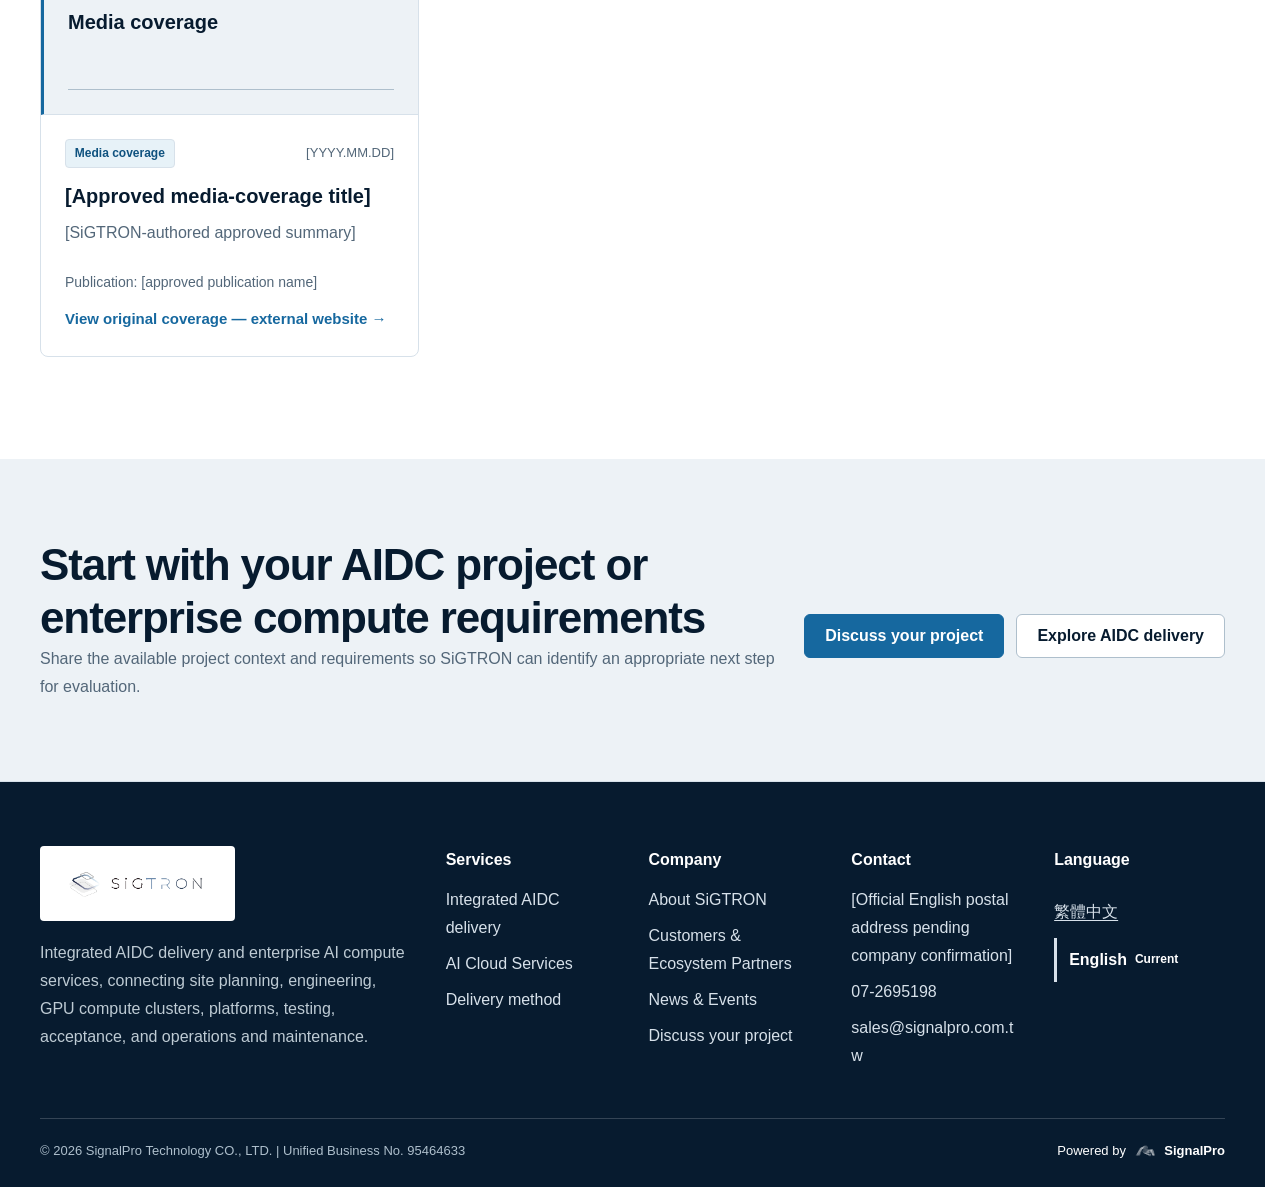
<file: prototype/en/news.html>
<!doctype html>
<html lang="en">
  <head>
    <meta charset="utf-8"><meta name="viewport" content="width=device-width, initial-scale=1"><meta name="robots" content="noindex, nofollow">
    <meta name="description" content="View SiGTRON company announcements, project updates, event information, and media coverage approved for publication.">
    <title>News &amp; Events | SiGTRON</title>
    <link rel="stylesheet" href="../assets/css/styles.css"><script src="../assets/js/main.js" defer></script><script src="../assets/js/news.js" defer></script>
  </head>
  <body class="locale-en" data-page="news">
    <a class="skip-link" href="#main">Skip to main content</a>
    <header class="site-header" data-site-header><div class="container header-inner"><a class="brand" href="index.html" aria-label="SiGTRON home"><img src="../assets/images/brand/sigtron-logo-horizontal.png" alt="" aria-hidden="true"></a><nav class="desktop-nav" aria-label="Primary navigation"><a class="nav-link" href="aidc.html">AIDC Delivery</a><a class="nav-link" href="ai-cloud-services.html">AI Cloud Services</a><a class="nav-link" href="index.html#project-footprint">Project Footprint</a><a class="nav-link" href="news.html" aria-current="page">News &amp; Events</a><a class="nav-link" href="index.html#about">About SiGTRON</a></nav><div class="header-actions"><nav class="language-selector" aria-label="Language selector"><a class="language-selector__item" href="../news.html" lang="zh-Hant" hreflang="zh-Hant" aria-label="Switch to Traditional Chinese">中</a><span class="language-selector__divider" aria-hidden="true">|</span><span class="language-selector__item is-current" aria-current="page"><span aria-hidden="true">EN</span><span class="visually-hidden">English, current language</span></span></nav><a class="button button--secondary header-login" href="https://console.sigtron.ai/dev-console/auth/login" aria-label="Sign in to SiGTRON Console">Customer sign-in</a><button class="nav-toggle" type="button" aria-expanded="false" aria-controls="site-drawer" aria-label="Open site menu" data-nav-toggle><span></span><span></span><span></span></button></div></div><button class="site-drawer-backdrop" type="button" aria-label="Close site menu" data-nav-backdrop hidden></button><div class="site-drawer" id="site-drawer" role="dialog" aria-modal="true" aria-labelledby="drawer-title" aria-hidden="true" data-site-nav hidden><div class="site-drawer__header"><span id="drawer-title">Site menu</span><button class="drawer-close" type="button" aria-label="Close site menu" data-nav-close><span aria-hidden="true">×</span></button></div><nav class="drawer-nav" aria-label="Mobile primary navigation"><a class="nav-link" href="aidc.html">AIDC Delivery</a><a class="nav-link" href="ai-cloud-services.html">AI Cloud Services</a><a class="nav-link" href="index.html#project-footprint">Project Footprint</a><a class="nav-link" href="news.html" aria-current="page">News &amp; Events</a><a class="nav-link" href="index.html#about">About SiGTRON</a></nav><div class="drawer-actions"><a class="button button--secondary" href="https://console.sigtron.ai/dev-console/auth/login" aria-label="Sign in to SiGTRON Console">Customer sign-in</a></div><nav class="drawer-language" aria-label="Language selector"><p class="drawer-language__label">Language / <span lang="zh-Hant">語言</span></p><a href="../news.html" lang="zh-Hant" hreflang="zh-Hant" aria-label="Switch to Traditional Chinese">繁體中文</a><span class="drawer-language__current" lang="en" aria-current="page">English <small>Current</small></span></nav></div></header>

    <main id="main" class="news-index"><div class="container">
      <nav class="breadcrumb" aria-label="Breadcrumb"><ol><li><a href="index.html">Home</a></li><li aria-current="page">News &amp; Events</li></ol></nav>
      <header class="news-page-header"><span class="eyebrow">NEWS &amp; EVENTS</span><h1>News &amp; Events</h1><p class="lead">View SiGTRON company announcements, project updates, event information, and media coverage approved for publication.</p></header>
      <figure class="news-editorial-banner"><img src="../assets/images/news/news-editorial-banner.svg" width="1280" height="320" alt=""></figure>
      <section class="news-listing" aria-labelledby="news-list-title" data-news-list data-content-status="template"><h2 class="visually-hidden" id="news-list-title">News and events listing</h2>
        <p class="template-notice" role="note"><strong>Layout preview — not published content</strong><span>This page does not yet contain approved News &amp; Events content. The cards below demonstrate categories, text length, and filtering only. Replace or remove every example before launch.</span></p>
        <div class="news-filter" role="group" aria-label="Filter by content category" data-news-filters hidden><button class="news-filter__button" type="button" data-news-filter="all" aria-pressed="true">All</button><button class="news-filter__button" type="button" data-news-filter="company" aria-pressed="false">Company announcements</button><button class="news-filter__button" type="button" data-news-filter="project" aria-pressed="false">Project updates</button><button class="news-filter__button" type="button" data-news-filter="event" aria-pressed="false">Events</button><button class="news-filter__button" type="button" data-news-filter="media" aria-pressed="false">Media coverage</button></div>
        <p class="news-results-count" data-news-results-count aria-live="polite" aria-atomic="true">4 layout examples — not published content.</p>
        <ul class="news-grid" data-news-grid>
          <li data-news-card data-category="company"><article class="news-card"><div class="news-card__type-plate" aria-hidden="true"><span>COMPANY</span><strong>Company announcement</strong></div><div class="news-card__body"><div class="news-meta"><span class="news-category">Company announcement</span><time class="news-date">[YYYY.MM.DD]</time></div><h3><a class="news-card__title-link" href="news/article-template.html">[Approved company announcement title]</a></h3><p>[Approved English summary]</p><p class="news-source">Publisher: [approved publisher]</p><span class="news-card__cta" aria-hidden="true">Read announcement →</span></div></article></li>
          <li data-news-card data-category="project"><article class="news-card"><div class="news-card__type-plate" aria-hidden="true"><span>PROJECT</span><strong>Project update</strong></div><div class="news-card__body"><div class="news-meta"><span class="news-category">Project update</span><time class="news-date">[YYYY.MM.DD]</time></div><h3><a class="news-card__title-link" href="news/article-template.html">[Approved project update title]</a></h3><p>[Approved English summary with status qualification]</p><p class="news-source">Publisher: [approved publisher]</p><span class="news-card__cta" aria-hidden="true">Read project update →</span></div></article></li>
          <li data-news-card data-category="event"><article class="news-card"><div class="news-card__type-plate" aria-hidden="true"><span>EVENT</span><strong>Event</strong></div><div class="news-card__body"><div class="news-meta"><span class="news-category">Event</span><time class="news-date">[YYYY.MM.DD]</time></div><h3><a class="news-card__title-link" href="news/article-template.html">[Approved event title]</a></h3><p>[Approved English summary]</p><p class="news-source">Organizer / publisher: [approved name]</p><span class="news-card__cta" aria-hidden="true">View event information →</span></div></article></li>
          <li data-news-card data-category="media"><article class="news-card"><div class="news-card__type-plate" aria-hidden="true"><span>MEDIA</span><strong>Media coverage</strong></div><div class="news-card__body"><div class="news-meta"><span class="news-category">Media coverage</span><time class="news-date">[YYYY.MM.DD]</time></div><h3><a class="news-card__title-link" href="news/article-template.html">[Approved media-coverage title]</a></h3><p>[SiGTRON-authored approved summary]</p><p class="news-source">Publication: [approved publication name]</p><span class="news-card__cta" aria-hidden="true">View original coverage — external website →</span></div></article></li>
        </ul>
        <div class="news-empty" data-news-empty hidden><h3 data-news-empty-title>No approved items in this category at this time</h3><p>View all approved News &amp; Events, or check this category again after new content has completed review.</p><button class="button button--secondary" type="button" data-news-show-all>View all News &amp; Events</button></div>
        <div class="news-empty" data-news-empty-all hidden><h3>No News &amp; Events content is currently approved for publication</h3><p>Updates will appear here after factual, brand, rights, and publication review is complete.</p></div>
      </section>
    </div>
    <section class="cta-band" aria-labelledby="news-cta-title"><div class="container cta-inner"><div><h2 id="news-cta-title">Start with your AIDC project or enterprise compute requirements</h2><p>Share the available project context and requirements so SiGTRON can identify an appropriate next step for evaluation.</p></div><div class="button-row"><a class="button button--primary" href="contact.html#project-inquiry">Discuss your project</a><a class="button button--secondary" href="aidc.html">Explore AIDC delivery</a></div></div></section></main>

    <footer class="site-footer"><div class="container"><div class="footer-grid"><div><a class="brand brand--footer" href="index.html" aria-label="SiGTRON home"><img src="../assets/images/brand/sigtron-logo-horizontal.png" alt="" aria-hidden="true"></a><p class="footer-intro">Integrated AIDC delivery and enterprise AI compute services, connecting site planning, engineering, GPU compute clusters, platforms, testing, acceptance, and operations and maintenance.</p></div><div><p class="footer-heading">Services</p><ul class="footer-links"><li><a href="aidc.html">Integrated AIDC delivery</a></li><li><a href="ai-cloud-services.html">AI Cloud Services</a></li><li><a href="aidc.html#delivery">Delivery method</a></li></ul></div><div><p class="footer-heading">Company</p><ul class="footer-links"><li><a href="index.html#about">About SiGTRON</a></li><li><a href="index.html#partners">Customers &amp; Ecosystem Partners</a></li><li><a href="news.html" aria-current="page">News &amp; Events</a></li><li><a href="contact.html#project-inquiry">Discuss your project</a></li></ul></div><div><p class="footer-heading">Contact</p><address class="footer-contact" aria-label="SignalPro Technology contact information"><span>[Official English postal address pending company confirmation]</span><a href="tel:072695198">07-2695198</a><a href="mailto:sales@signalpro.com.tw">sales@signalpro.com.tw</a></address></div><nav class="footer-language" aria-label="Language selector"><p class="footer-heading">Language</p><a href="../news.html" lang="zh-Hant" hreflang="zh-Hant" aria-label="Switch to Traditional Chinese">繁體中文</a><span aria-current="page" lang="en">English <small>Current</small></span></nav></div><div class="footer-bottom"><span class="footer-legal">© <span data-current-year></span> SignalPro Technology CO., LTD. | Unified Business No. 95464633</span><span class="powered-by"><span>Powered by</span><img src="../assets/images/brand/signalpro/signalpro-symbol-white.png" alt="" aria-hidden="true"><strong>SignalPro</strong></span></div></div></footer>
  </body>
</html>
</file>
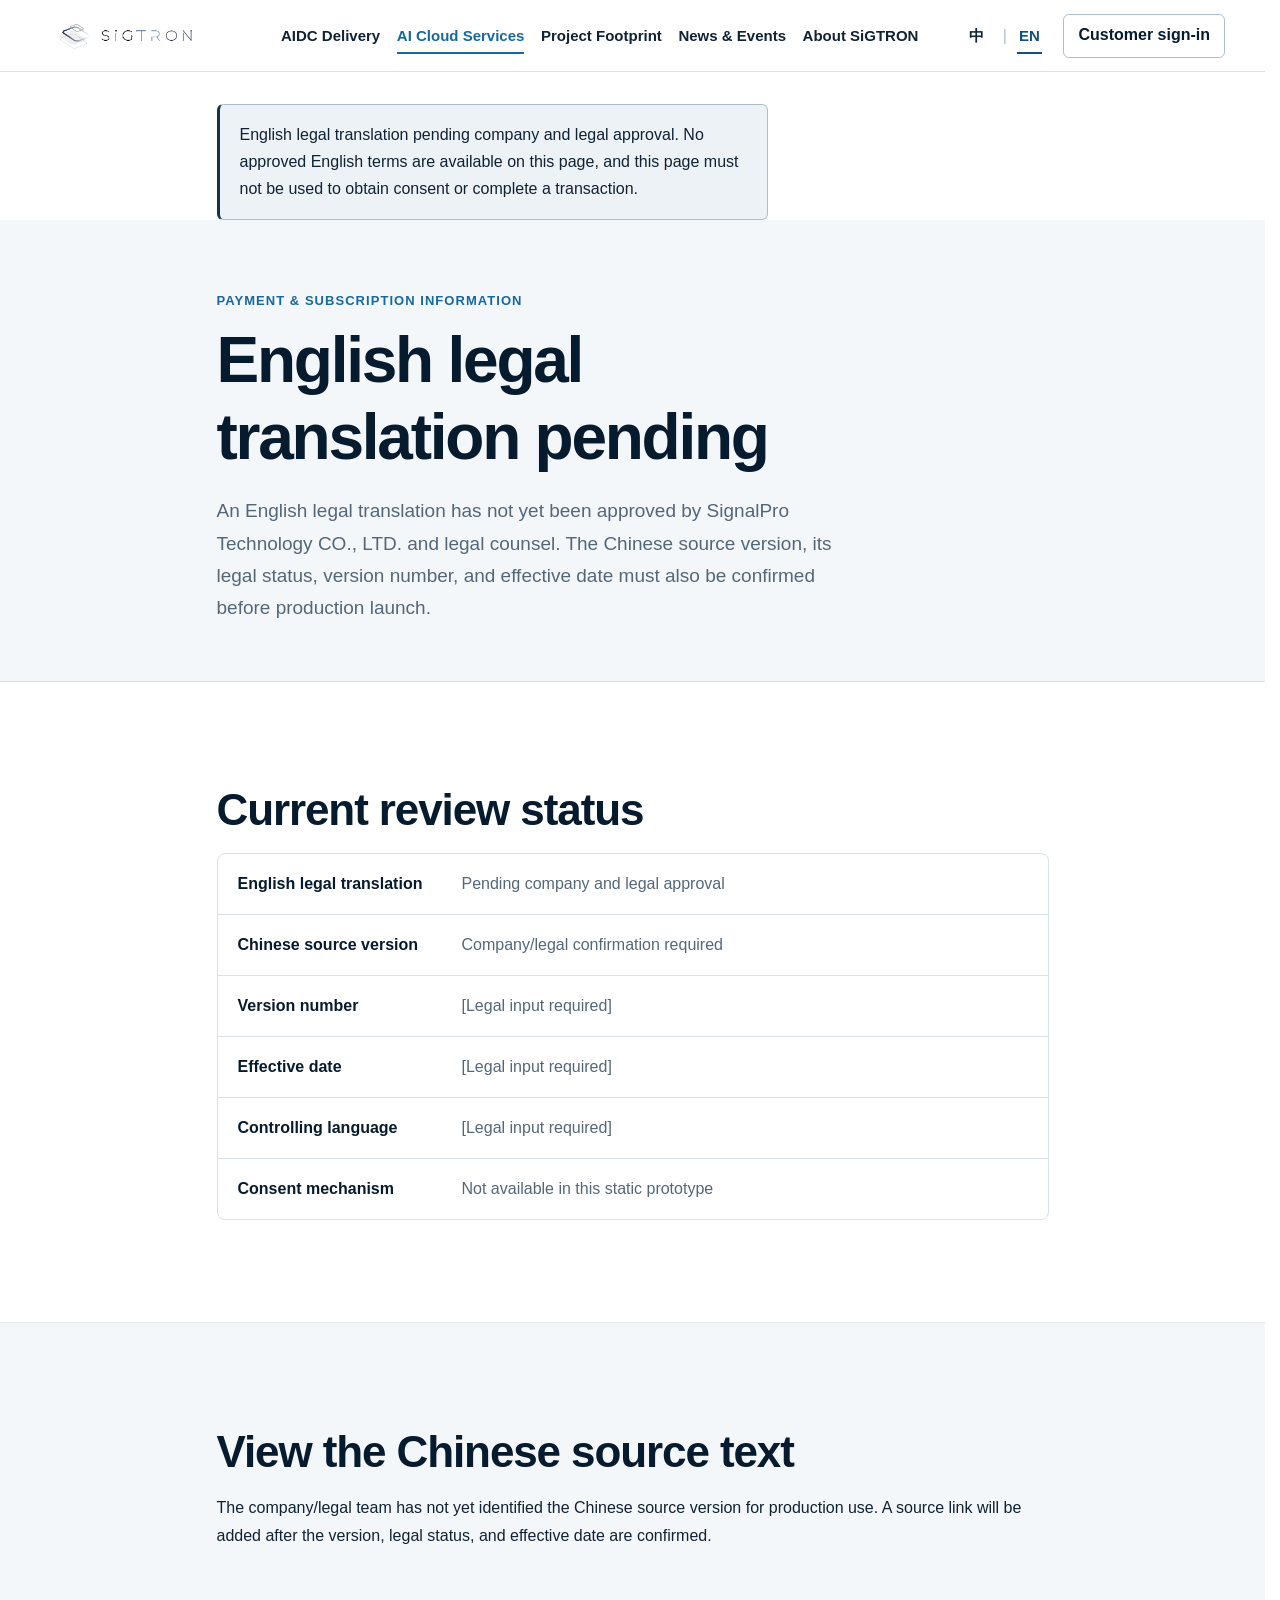
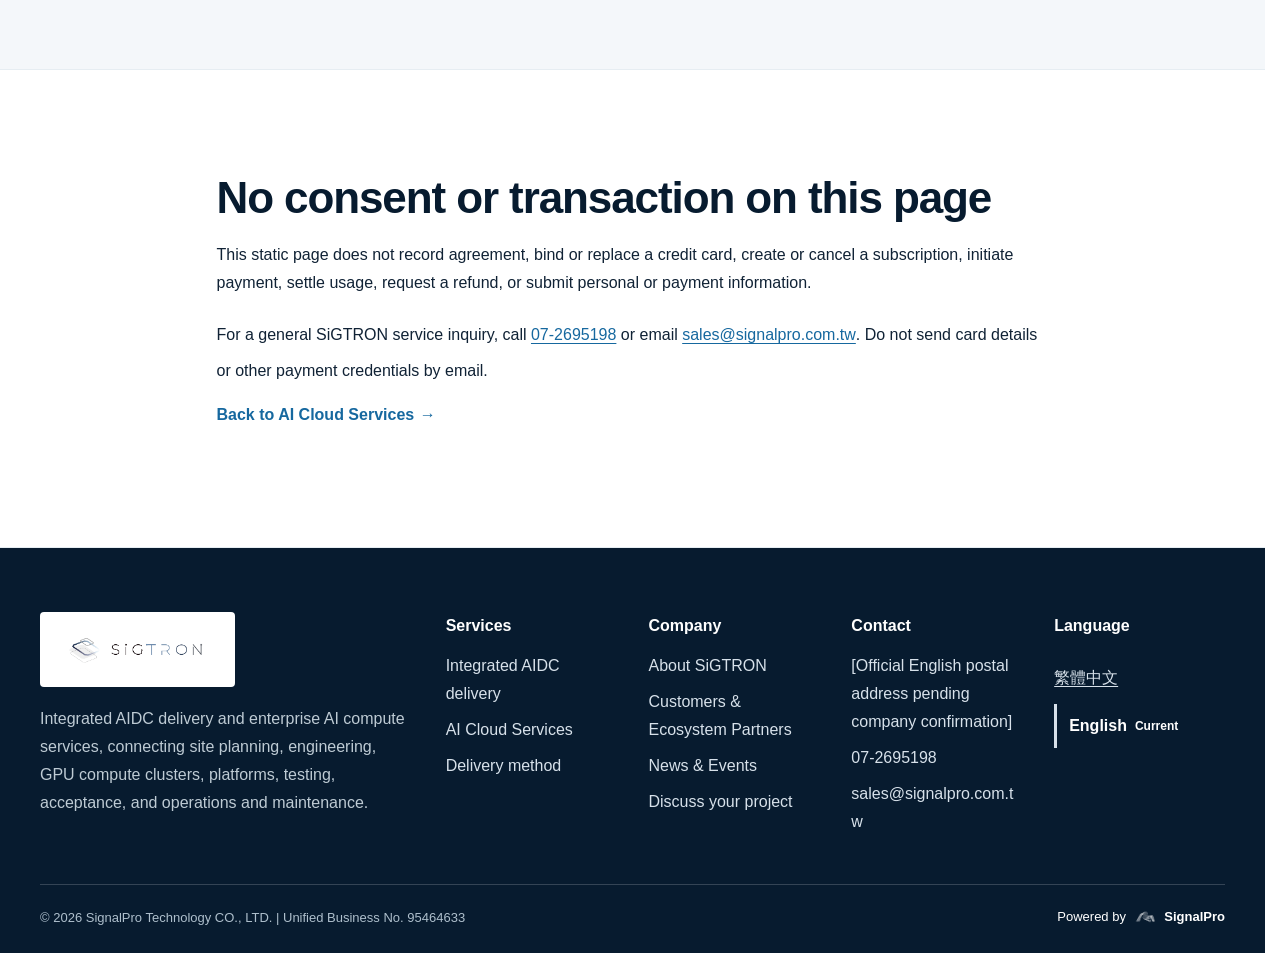
<file: prototype/en/payment-terms.html>
<!doctype html>
<html lang="en">
  <head>
    <meta charset="utf-8"><meta name="viewport" content="width=device-width, initial-scale=1"><meta name="robots" content="noindex, nofollow">
    <meta name="description" content="The English legal translation of SiGTRON payment and subscription information is pending company and legal approval. Review the source-language status before use.">
    <title>Payment &amp; Subscription Information — English Legal Translation Pending | SiGTRON</title>
    <link rel="stylesheet" href="../assets/css/styles.css"><script src="../assets/js/main.js" defer></script>
  </head>
  <body class="locale-en" data-page="cloud">
    <a class="skip-link" href="#main">Skip to main content</a>
    <header class="site-header" data-site-header><div class="container header-inner"><a class="brand" href="index.html" aria-label="SiGTRON home"><img src="../assets/images/brand/sigtron-logo-horizontal.png" alt="" aria-hidden="true"></a><nav class="desktop-nav" aria-label="Primary navigation"><a class="nav-link" href="aidc.html">AIDC Delivery</a><a class="nav-link" href="ai-cloud-services.html" aria-current="page">AI Cloud Services</a><a class="nav-link" href="index.html#project-footprint">Project Footprint</a><a class="nav-link" href="news.html">News &amp; Events</a><a class="nav-link" href="index.html#about">About SiGTRON</a></nav><div class="header-actions"><nav class="language-selector" aria-label="Language selector"><a class="language-selector__item" href="../payment-terms.html" lang="zh-Hant" hreflang="zh-Hant" aria-label="View the Traditional Chinese legal review page; legal approval is pending">中</a><span class="language-selector__divider" aria-hidden="true">|</span><span class="language-selector__item is-current" aria-current="page"><span aria-hidden="true">EN</span><span class="visually-hidden">English, current language</span></span></nav><a class="button button--secondary header-login" href="https://console.sigtron.ai/dev-console/auth/login" aria-label="Sign in to SiGTRON Console">Customer sign-in</a><button class="nav-toggle" type="button" aria-expanded="false" aria-controls="site-drawer" aria-label="Open site menu" data-nav-toggle><span></span><span></span><span></span></button></div></div><button class="site-drawer-backdrop" type="button" aria-label="Close site menu" data-nav-backdrop hidden></button><div class="site-drawer" id="site-drawer" role="dialog" aria-modal="true" aria-labelledby="drawer-title" aria-hidden="true" data-site-nav hidden><div class="site-drawer__header"><span id="drawer-title">Site menu</span><button class="drawer-close" type="button" aria-label="Close site menu" data-nav-close><span aria-hidden="true">×</span></button></div><nav class="drawer-nav" aria-label="Mobile primary navigation"><a class="nav-link" href="aidc.html">AIDC Delivery</a><a class="nav-link" href="ai-cloud-services.html" aria-current="page">AI Cloud Services</a><a class="nav-link" href="index.html#project-footprint">Project Footprint</a><a class="nav-link" href="news.html">News &amp; Events</a><a class="nav-link" href="index.html#about">About SiGTRON</a></nav><div class="drawer-actions"><a class="button button--secondary" href="https://console.sigtron.ai/dev-console/auth/login" aria-label="Sign in to SiGTRON Console">Customer sign-in</a></div><nav class="drawer-language" aria-label="Language selector"><p class="drawer-language__label">Language / <span lang="zh-Hant">語言</span></p><a href="../payment-terms.html" lang="zh-Hant" hreflang="zh-Hant" aria-label="View the Traditional Chinese legal review page; legal approval is pending">繁體中文</a><span class="drawer-language__current" lang="en" aria-current="page">English <small>Current</small></span></nav></div></header>

    <main id="main" class="payment-status-page">
      <div class="container narrow"><p class="legal-status-banner" role="note">English legal translation pending company and legal approval. No approved English terms are available on this page, and this page must not be used to obtain consent or complete a transaction.</p></div>
      <header class="terms-page-header"><div class="container narrow"><span class="eyebrow">PAYMENT &amp; SUBSCRIPTION INFORMATION</span><h1>English legal translation pending</h1><p class="lead">An English legal translation has not yet been approved by SignalPro Technology CO., LTD. and legal counsel. The Chinese source version, its legal status, version number, and effective date must also be confirmed before production launch.</p></div></header>
      <section class="section" id="review-status" aria-labelledby="review-status-title"><div class="container narrow"><h2 id="review-status-title">Current review status</h2><dl class="review-status-list"><div><dt>English legal translation</dt><dd>Pending company and legal approval</dd></div><div><dt>Chinese source version</dt><dd>Company/legal confirmation required</dd></div><div><dt>Version number</dt><dd>[Legal input required]</dd></div><div><dt>Effective date</dt><dd>[Legal input required]</dd></div><div><dt>Controlling language</dt><dd>[Legal input required]</dd></div><div><dt>Consent mechanism</dt><dd>Not available in this static prototype</dd></div></dl></div></section>
      <section class="section section--canvas" id="source-language" aria-labelledby="source-language-title"><div class="container narrow"><h2 id="source-language-title">View the Chinese source text</h2><p>The company/legal team has not yet identified the Chinese source version for production use. A source link will be added after the version, legal status, and effective date are confirmed.</p></div></section>
      <section class="section" id="no-transaction" aria-labelledby="no-transaction-title"><div class="container narrow"><h2 id="no-transaction-title">No consent or transaction on this page</h2><p>This static page does not record agreement, bind or replace a credit card, create or cancel a subscription, initiate payment, settle usage, request a refund, or submit personal or payment information.</p><p>For a general SiGTRON service inquiry, call <a href="tel:072695198">07-2695198</a> or email <a href="mailto:sales@signalpro.com.tw">sales@signalpro.com.tw</a>. Do not send card details or other payment credentials by email.</p><p><a class="text-link" href="ai-cloud-services.html#access-title">Back to AI Cloud Services</a></p></div></section>
    </main>

    <footer class="site-footer"><div class="container"><div class="footer-grid"><div><a class="brand brand--footer" href="index.html" aria-label="SiGTRON home"><img src="../assets/images/brand/sigtron-logo-horizontal.png" alt="" aria-hidden="true"></a><p class="footer-intro">Integrated AIDC delivery and enterprise AI compute services, connecting site planning, engineering, GPU compute clusters, platforms, testing, acceptance, and operations and maintenance.</p></div><div><p class="footer-heading">Services</p><ul class="footer-links"><li><a href="aidc.html">Integrated AIDC delivery</a></li><li><a href="ai-cloud-services.html">AI Cloud Services</a></li><li><a href="aidc.html#delivery">Delivery method</a></li></ul></div><div><p class="footer-heading">Company</p><ul class="footer-links"><li><a href="index.html#about">About SiGTRON</a></li><li><a href="index.html#partners">Customers &amp; Ecosystem Partners</a></li><li><a href="news.html">News &amp; Events</a></li><li><a href="contact.html#project-inquiry">Discuss your project</a></li></ul></div><div><p class="footer-heading">Contact</p><address class="footer-contact" aria-label="SignalPro Technology contact information"><span>[Official English postal address pending company confirmation]</span><a href="tel:072695198">07-2695198</a><a href="mailto:sales@signalpro.com.tw">sales@signalpro.com.tw</a></address></div><nav class="footer-language" aria-label="Language selector"><p class="footer-heading">Language</p><a href="../payment-terms.html" lang="zh-Hant" hreflang="zh-Hant" aria-label="View the Traditional Chinese legal review page; legal approval is pending">繁體中文</a><span aria-current="page" lang="en">English <small>Current</small></span></nav></div><div class="footer-bottom"><span class="footer-legal">© <span data-current-year></span> SignalPro Technology CO., LTD. | Unified Business No. 95464633</span><span class="powered-by"><span>Powered by</span><img src="../assets/images/brand/signalpro/signalpro-symbol-white.png" alt="" aria-hidden="true"><strong>SignalPro</strong></span></div></div></footer>
  </body>
</html>
</file>
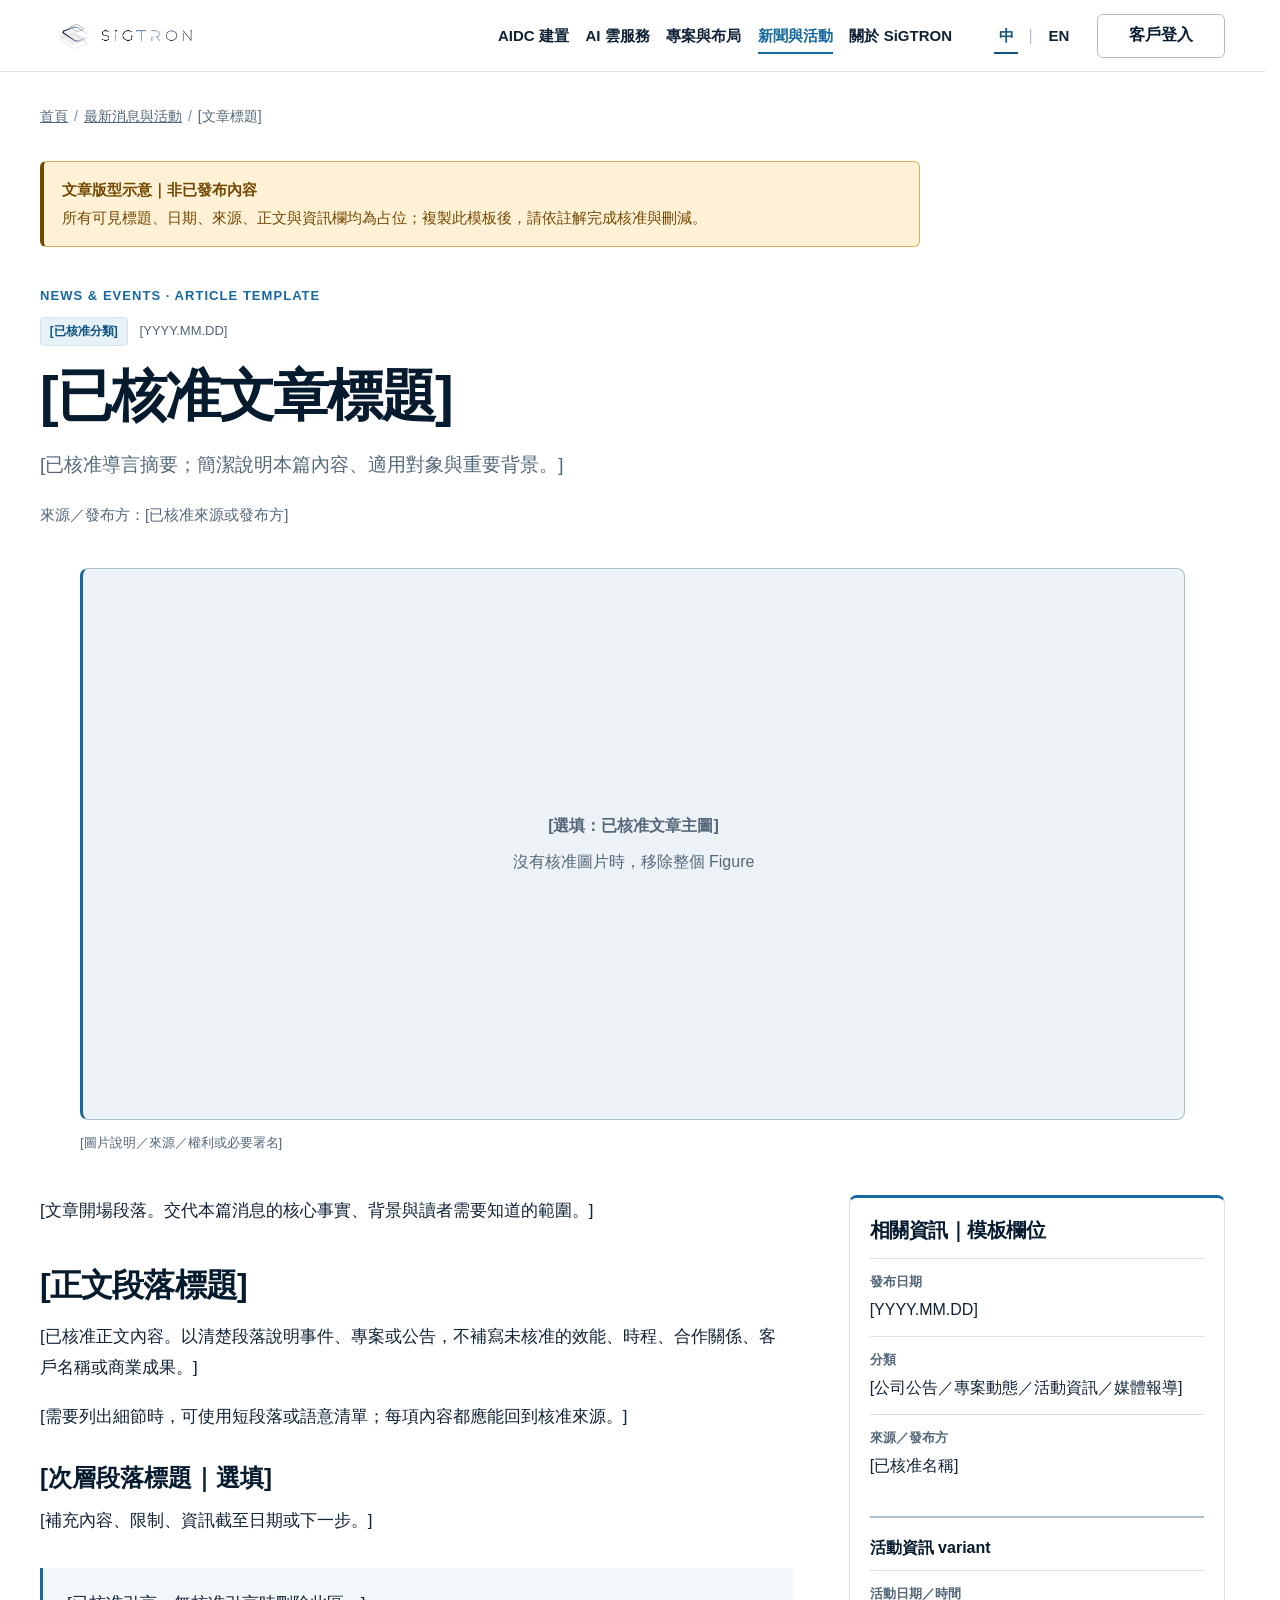
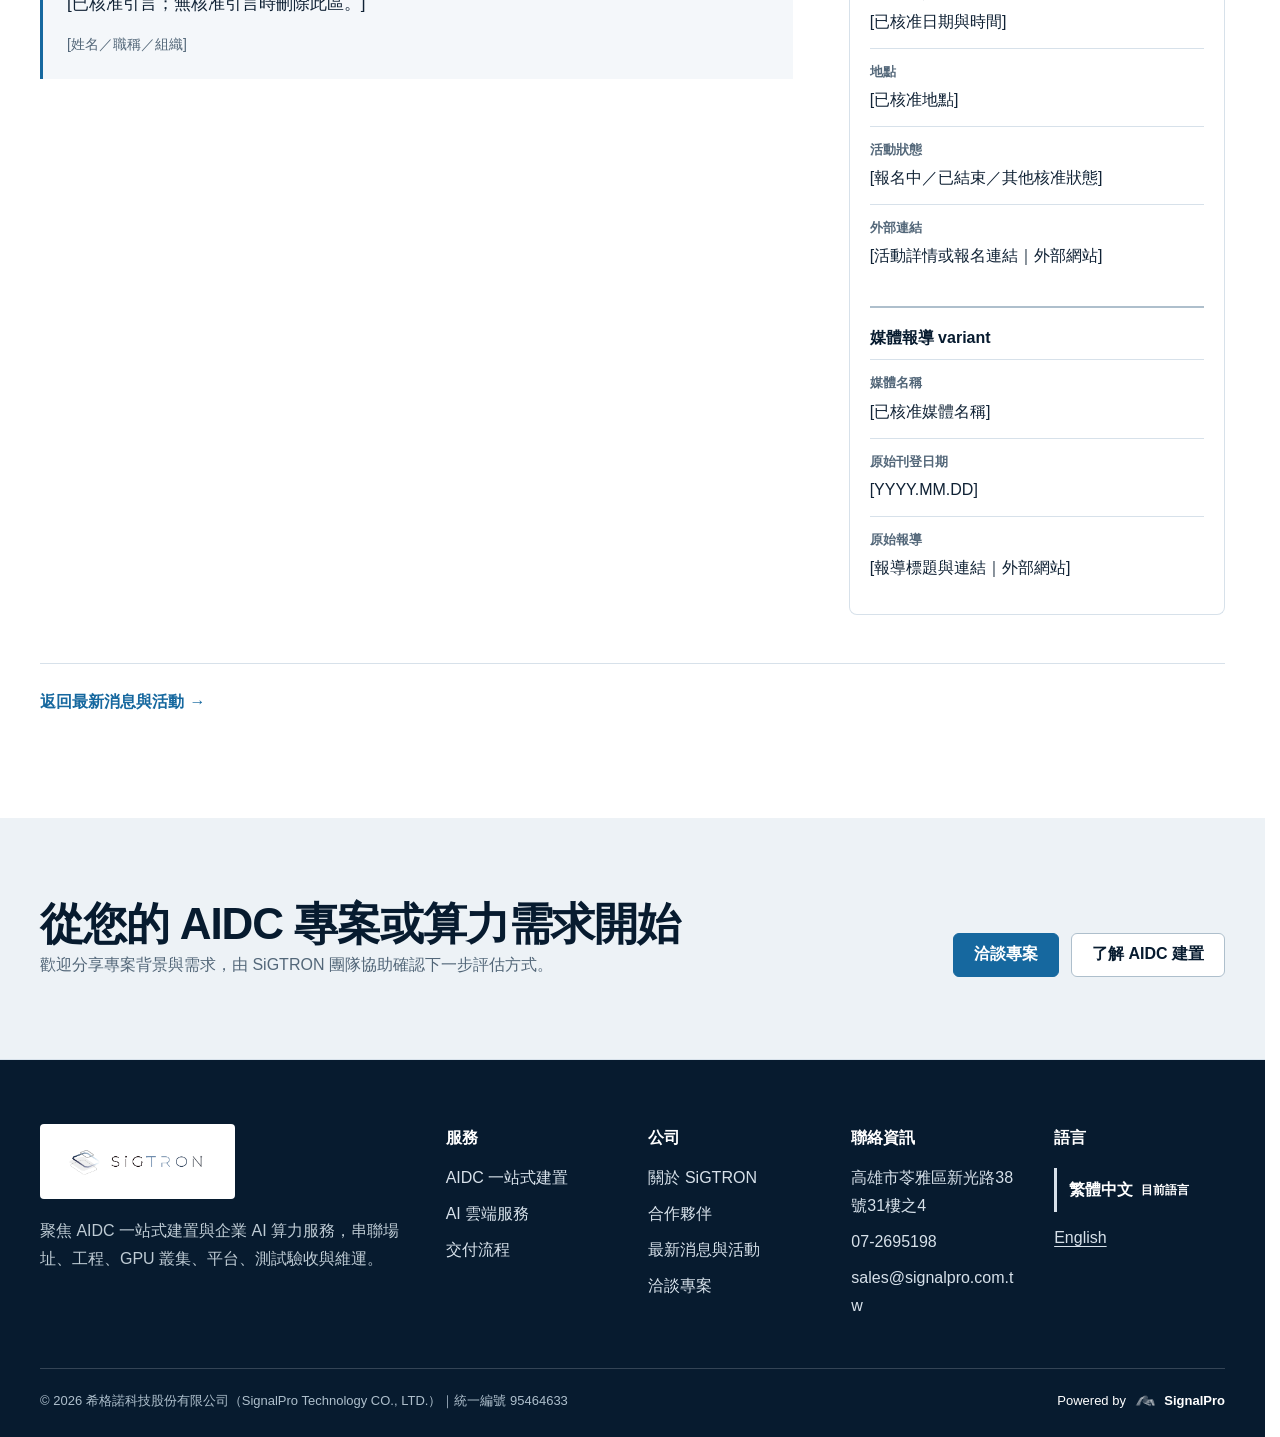
<file: prototype/news/article-template.html>
<!doctype html>
<html lang="zh-Hant">
  <head>
    <meta charset="utf-8">
    <meta name="viewport" content="width=device-width, initial-scale=1">
    <meta name="robots" content="noindex, nofollow">
    <!-- [必填] 發布前替換 title、description，並由正式製作團隊補上 canonical 與核准的社群分享圖。 -->
    <meta name="description" content="[已核准文章摘要｜發布前替換]">
    <title>[已核准文章標題]｜SiGTRON</title>
    <link rel="stylesheet" href="../assets/css/styles.css">
    <script src="../assets/js/main.js" defer></script>
  </head>
  <body data-page="news-article">
    <a class="skip-link" href="#main">跳至主要內容</a>

    <header class="site-header" data-site-header>
      <div class="container header-inner">
        <a class="brand" href="../index.html" aria-label="SiGTRON 首頁"><img src="../assets/images/brand/sigtron-logo-horizontal.png" alt="" aria-hidden="true"></a>
        <nav class="desktop-nav" aria-label="主要導覽">
          <a class="nav-link" href="../aidc.html">AIDC 建置</a>
          <a class="nav-link" href="../ai-cloud-services.html">AI 雲服務</a>
          <a class="nav-link" href="../index.html#project-footprint">專案與布局</a>
          <a class="nav-link" href="../news.html" aria-current="page">新聞與活動</a>
          <a class="nav-link" href="../index.html#about">關於 SiGTRON</a>
        </nav>
        <div class="header-actions">
          <nav class="language-selector" aria-label="語言選擇"><span class="language-selector__item is-current" aria-current="page"><span aria-hidden="true">中</span><span class="visually-hidden">繁體中文，目前語言</span></span><span class="language-selector__divider" aria-hidden="true">|</span><a class="language-selector__item" href="../en/news/article-template.html" lang="en" hreflang="en" aria-label="切換至 English 文章版型示意">EN</a></nav>
          <a class="button button--secondary header-login" href="https://console.sigtron.ai/dev-console/auth/login" aria-label="登入 SiGTRON Console">客戶登入</a>
          <button class="nav-toggle" type="button" aria-expanded="false" aria-controls="site-drawer" aria-label="開啟網站選單" data-nav-toggle><span></span><span></span><span></span></button>
        </div>
      </div>
      <button class="site-drawer-backdrop" type="button" aria-label="關閉網站選單" data-nav-backdrop hidden></button>
      <div class="site-drawer" id="site-drawer" role="dialog" aria-modal="true" aria-labelledby="drawer-title" aria-hidden="true" data-site-nav hidden>
        <div class="site-drawer__header"><span id="drawer-title">網站選單</span><button class="drawer-close" type="button" aria-label="關閉網站選單" data-nav-close><span aria-hidden="true">×</span></button></div>
        <nav class="drawer-nav" aria-label="行動版主要導覽">
          <a class="nav-link" href="../aidc.html">AIDC 建置</a>
          <a class="nav-link" href="../ai-cloud-services.html">AI 雲服務</a>
          <a class="nav-link" href="../index.html#project-footprint">專案與布局</a>
          <a class="nav-link" href="../news.html" aria-current="page">新聞與活動</a>
          <a class="nav-link" href="../index.html#about">關於 SiGTRON</a>
        </nav>
        <div class="drawer-actions"><a class="button button--secondary" href="https://console.sigtron.ai/dev-console/auth/login" aria-label="登入 SiGTRON Console">客戶登入</a></div>
        <nav class="drawer-language" aria-label="語言選擇"><p class="drawer-language__label">語言 / <span lang="en">Language</span></p><span class="drawer-language__current" lang="zh-Hant" aria-current="page">繁體中文 <small>目前語言</small></span><a href="../en/news/article-template.html" lang="en" hreflang="en" aria-label="切換至 English 文章版型示意">English</a></nav>
      </div>
    </header>

    <main id="main" class="article-page">
      <div class="container">
        <nav class="breadcrumb" aria-label="麵包屑">
          <ol><li><a href="../index.html">首頁</a></li><li><a href="../news.html">最新消息與活動</a></li><li aria-current="page">[文章標題]</li></ol>
        </nav>

        <!-- [發布前移除] 本提示與所有方括號占位內容只用於靜態模板展示。 -->
        <p class="template-notice" role="note" data-content-status="template"><strong>文章版型示意｜非已發布內容</strong><span>所有可見標題、日期、來源、正文與資訊欄均為占位；複製此模板後，請依註解完成核准與刪減。</span></p>

        <article class="news-article" data-content-status="template">
          <!-- [必填] 分類、發布日期、H1、導言與來源／發布方。不得使用未核准事實。 -->
          <header class="article-header">
            <span class="eyebrow">NEWS &amp; EVENTS · ARTICLE TEMPLATE</span>
            <!-- 正式發布時，time 必須加入 datetime="YYYY-MM-DD"。 -->
            <div class="news-meta"><span class="news-category">[已核准分類]</span><time class="news-date">[YYYY.MM.DD]</time></div>
            <h1>[已核准文章標題]</h1>
            <p class="lead">[已核准導言摘要；簡潔說明本篇內容、適用對象與重要背景。]</p>
            <p class="article-source">來源／發布方：[已核准來源或發布方]</p>
          </header>

          <!-- [選填] 只有已取得使用權、來源與替代文字均核准時才保留 Figure；無核准圖片時刪除整個 figure。 -->
          <figure class="article-figure">
            <div class="article-figure__placeholder" role="img" aria-label="文章主圖模板占位；正式發布時必須換成已核准圖片與替代文字，沒有核准圖片則移除此區">
              <strong>[選填：已核准文章主圖]</strong>
              <span>沒有核准圖片時，移除整個 Figure</span>
            </div>
            <figcaption>[圖片說明／來源／權利或必要署名]</figcaption>
          </figure>

          <div class="article-layout">
            <aside class="fact-panel" aria-labelledby="fact-panel-title">
              <h2 id="fact-panel-title">相關資訊｜模板欄位</h2>
              <!-- [必填] 只保留已核准且適用於本篇類型的欄位，無資料的欄位直接刪除。 -->
              <dl>
                <!-- 正式發布時，time 必須加入 datetime="YYYY-MM-DD"。 -->
                <div><dt>發布日期</dt><dd><time>[YYYY.MM.DD]</time></dd></div>
                <div><dt>分類</dt><dd>[公司公告／專案動態／活動資訊／媒體報導]</dd></div>
                <div><dt>來源／發布方</dt><dd>[已核准名稱]</dd></div>
              </dl>
              <!-- [EVENT ONLY] 活動文章才保留此區；時間、地點、角色與狀態都必須核准。 -->
              <section class="fact-panel__variant" aria-labelledby="event-facts-title">
                <h3 id="event-facts-title">活動資訊 variant</h3>
                <dl>
                  <!-- 正式發布時，time 必須加入 datetime="YYYY-MM-DD" 或含時區的有效機器可讀值。 -->
                  <div><dt>活動日期／時間</dt><dd><time>[已核准日期與時間]</time></dd></div>
                  <div><dt>地點</dt><dd>[已核准地點]</dd></div>
                  <div><dt>活動狀態</dt><dd>[報名中／已結束／其他核准狀態]</dd></div>
                  <div><dt>外部連結</dt><dd>[活動詳情或報名連結｜外部網站]</dd></div>
                </dl>
              </section>
              <!-- [MEDIA ONLY] 媒體報導才保留此區；原始連結必須指向核准來源並標示外部網站。 -->
              <section class="fact-panel__variant" aria-labelledby="media-facts-title">
                <h3 id="media-facts-title">媒體報導 variant</h3>
                <dl>
                  <div><dt>媒體名稱</dt><dd>[已核准媒體名稱]</dd></div>
                  <!-- 正式發布時，time 必須加入 datetime="YYYY-MM-DD"。 -->
                  <div><dt>原始刊登日期</dt><dd><time>[YYYY.MM.DD]</time></dd></div>
                  <div><dt>原始報導</dt><dd>[報導標題與連結｜外部網站]</dd></div>
                </dl>
              </section>
            </aside>

            <!-- [必填] 正文內的事實、數字、名稱、狀態與引言都要連回可查核來源。 -->
            <div class="article-body">
              <p>[文章開場段落。交代本篇消息的核心事實、背景與讀者需要知道的範圍。]</p>
              <h2>[正文段落標題]</h2>
              <p>[已核准正文內容。以清楚段落說明事件、專案或公告，不補寫未核准的效能、時程、合作關係、客戶名稱或商業成果。]</p>
              <p>[需要列出細節時，可使用短段落或語意清單；每項內容都應能回到核准來源。]</p>
              <h3>[次層段落標題｜選填]</h3>
              <p>[補充內容、限制、資訊截至日期或下一步。]</p>
              <!-- [選填] 引言只有在講者、職稱、原文及公開權限全部核准時保留。 -->
              <blockquote><p>[已核准引言；無核准引言時刪除此區。]</p><cite>[姓名／職稱／組織]</cite></blockquote>
            </div>
          </div>

          <div class="article-return"><a class="text-link" href="../news.html">返回最新消息與活動</a></div>
        </article>
      </div>

      <section class="cta-band" aria-labelledby="article-cta-title">
        <div class="container cta-inner"><div><h2 id="article-cta-title">從您的 AIDC 專案或算力需求開始</h2><p>歡迎分享專案背景與需求，由 SiGTRON 團隊協助確認下一步評估方式。</p></div><div class="button-row"><a class="button button--primary" href="../contact.html#project-inquiry">洽談專案</a><a class="button button--secondary" href="../aidc.html">了解 AIDC 建置</a></div></div>
      </section>
    </main>

    <footer class="site-footer">
      <div class="container">
        <div class="footer-grid">
          <div><a class="brand brand--footer" href="../index.html" aria-label="SiGTRON 首頁"><img src="../assets/images/brand/sigtron-logo-horizontal.png" alt="" aria-hidden="true"></a><p class="footer-intro">聚焦 AIDC 一站式建置與企業 AI 算力服務，串聯場址、工程、GPU 叢集、平台、測試驗收與維運。</p></div>
          <div><p class="footer-heading">服務</p><ul class="footer-links"><li><a href="../aidc.html">AIDC 一站式建置</a></li><li><a href="../ai-cloud-services.html">AI 雲端服務</a></li><li><a href="../aidc.html#delivery">交付流程</a></li></ul></div>
          <div><p class="footer-heading">公司</p><ul class="footer-links"><li><a href="../index.html#about">關於 SiGTRON</a></li><li><a href="../index.html#partners">合作夥伴</a></li><li><a href="../news.html">最新消息與活動</a></li><li><a href="../contact.html#project-inquiry">洽談專案</a></li></ul></div>
          <div><p class="footer-heading">聯絡資訊</p><address class="footer-contact" aria-label="希格諾科技聯絡資訊"><span>高雄市苓雅區新光路38號31樓之4</span><a href="tel:072695198">07-2695198</a><a href="mailto:sales@signalpro.com.tw">sales@signalpro.com.tw</a></address></div>
          <nav class="footer-language" aria-label="語言選擇"><p class="footer-heading">語言</p><span aria-current="page" lang="zh-Hant">繁體中文 <small>目前語言</small></span><a href="../en/news/article-template.html" lang="en" hreflang="en" aria-label="切換至 English 文章版型示意">English</a></nav>
        </div>
        <div class="footer-bottom"><span class="footer-legal">© <span data-current-year></span> 希格諾科技股份有限公司（SignalPro Technology CO., LTD.）｜統一編號 95464633</span><span class="powered-by"><span>Powered by</span><img src="../assets/images/brand/signalpro/signalpro-symbol-white.png" alt="" aria-hidden="true"><strong>SignalPro</strong></span></div>
      </div>
    </footer>
  </body>
</html>
</file>
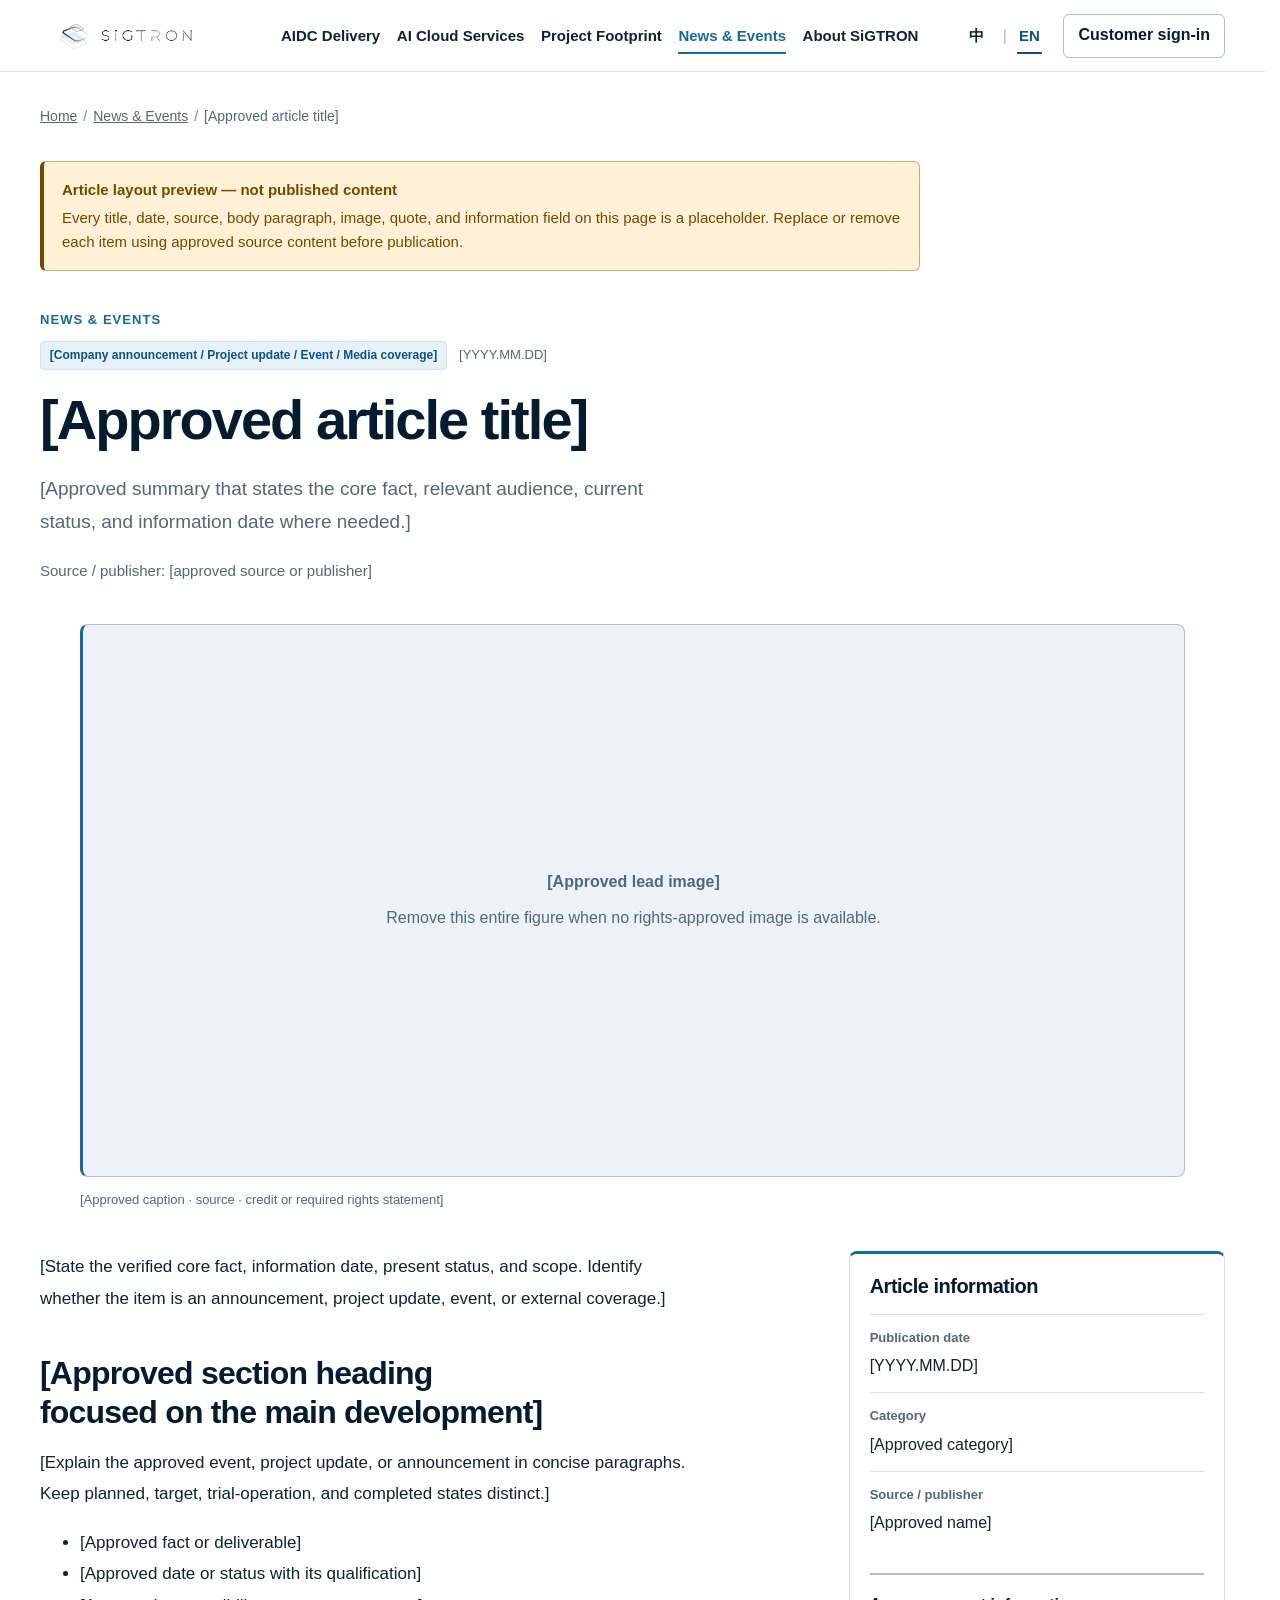
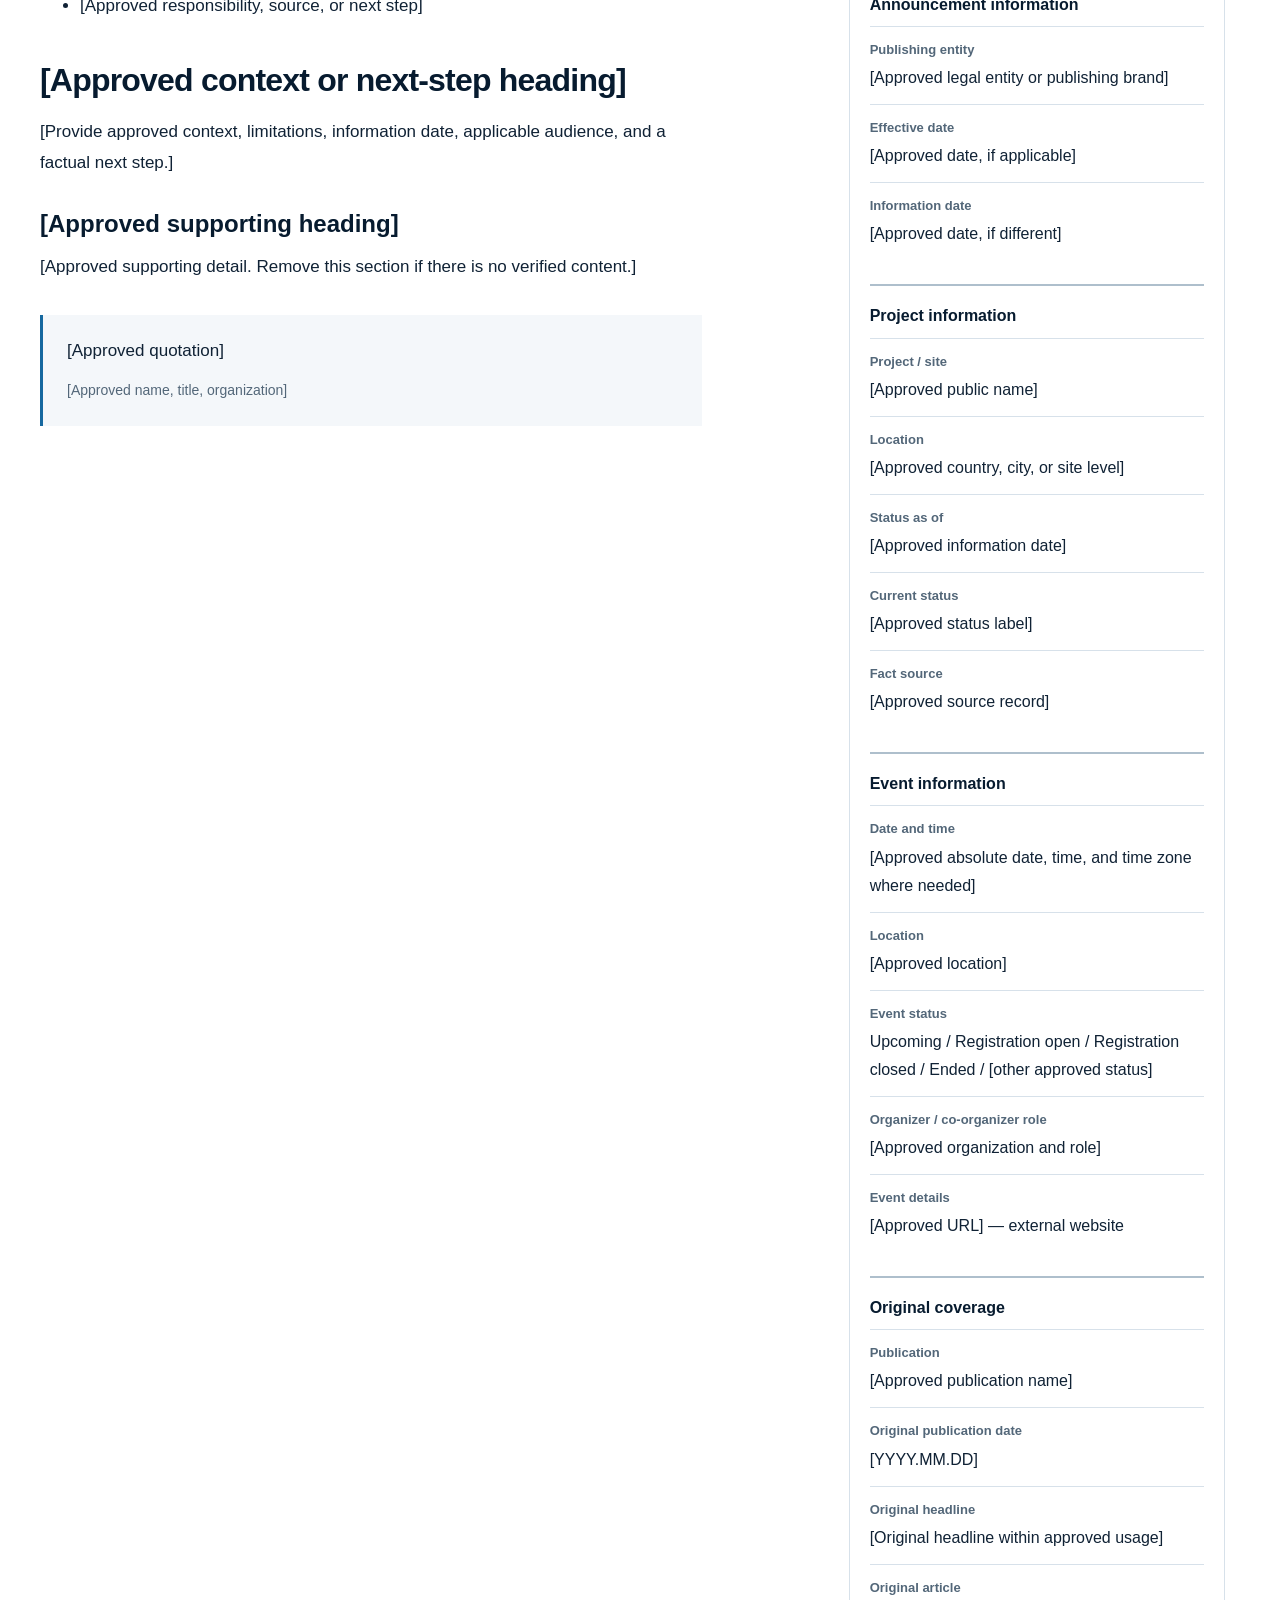
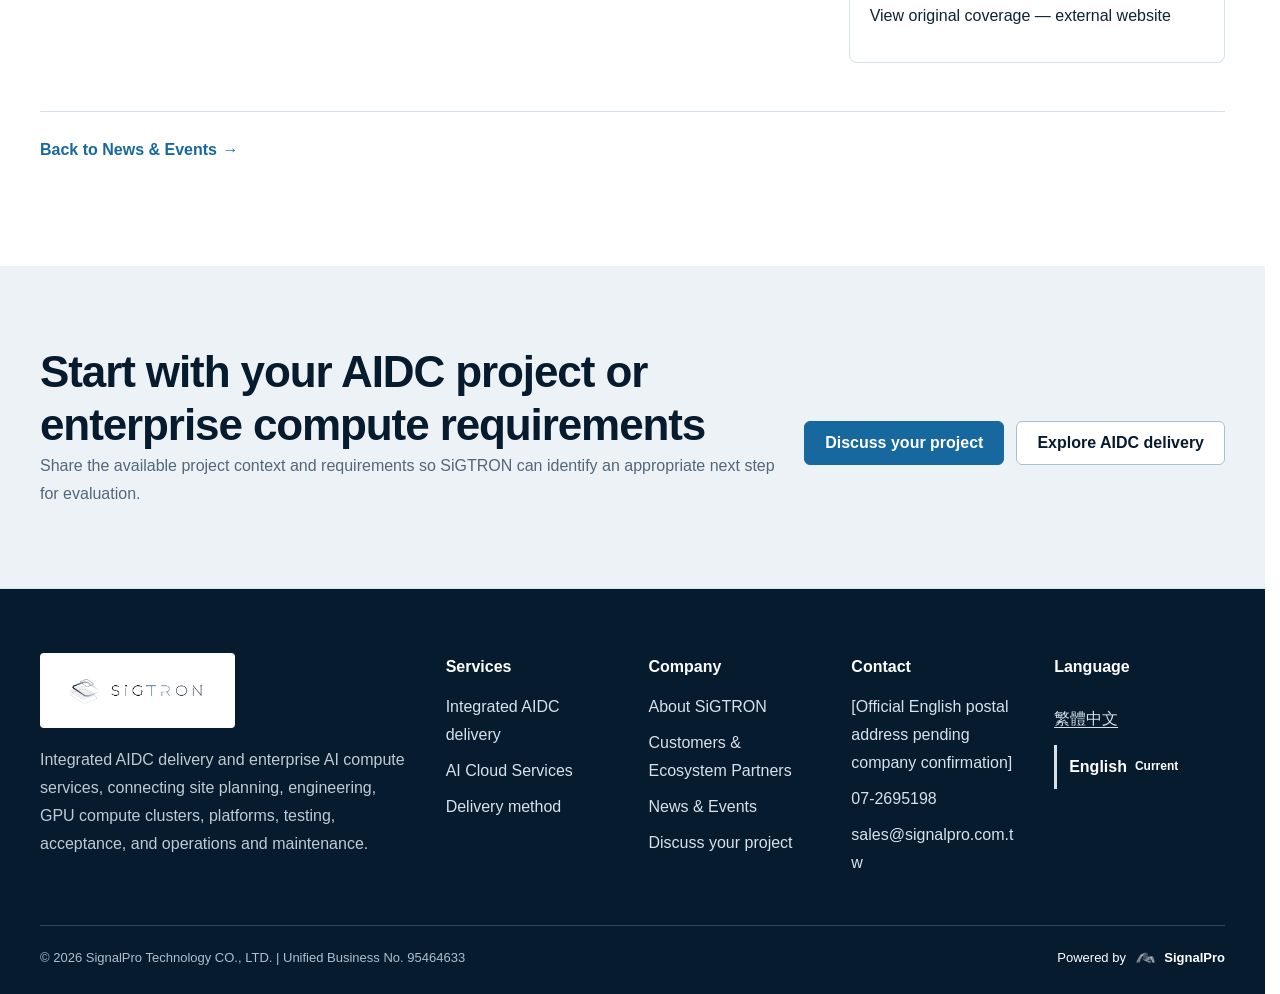
<file: prototype/en/news/article-template.html>
<!doctype html>
<html lang="en">
  <head>
    <meta charset="utf-8"><meta name="viewport" content="width=device-width, initial-scale=1"><meta name="robots" content="noindex, nofollow">
    <meta name="description" content="[Approved article summary; describe the verified subject and status without adding claims.]">
    <title>[Approved article title] | SiGTRON</title>
    <link rel="stylesheet" href="../../assets/css/styles.css"><script src="../../assets/js/main.js" defer></script>
  </head>
  <body class="locale-en" data-page="news-article">
    <a class="skip-link" href="#main">Skip to main content</a>
    <header class="site-header" data-site-header><div class="container header-inner"><a class="brand" href="../index.html" aria-label="SiGTRON home"><img src="../../assets/images/brand/sigtron-logo-horizontal.png" alt="" aria-hidden="true"></a><nav class="desktop-nav" aria-label="Primary navigation"><a class="nav-link" href="../aidc.html">AIDC Delivery</a><a class="nav-link" href="../ai-cloud-services.html">AI Cloud Services</a><a class="nav-link" href="../index.html#project-footprint">Project Footprint</a><a class="nav-link" href="../news.html" aria-current="page">News &amp; Events</a><a class="nav-link" href="../index.html#about">About SiGTRON</a></nav><div class="header-actions"><nav class="language-selector" aria-label="Language selector"><a class="language-selector__item" href="../../news/article-template.html" lang="zh-Hant" hreflang="zh-Hant" aria-label="Switch to Traditional Chinese article layout preview">中</a><span class="language-selector__divider" aria-hidden="true">|</span><span class="language-selector__item is-current" aria-current="page"><span aria-hidden="true">EN</span><span class="visually-hidden">English, current language</span></span></nav><a class="button button--secondary header-login" href="https://console.sigtron.ai/dev-console/auth/login" aria-label="Sign in to SiGTRON Console">Customer sign-in</a><button class="nav-toggle" type="button" aria-expanded="false" aria-controls="site-drawer" aria-label="Open site menu" data-nav-toggle><span></span><span></span><span></span></button></div></div><button class="site-drawer-backdrop" type="button" aria-label="Close site menu" data-nav-backdrop hidden></button><div class="site-drawer" id="site-drawer" role="dialog" aria-modal="true" aria-labelledby="drawer-title" aria-hidden="true" data-site-nav hidden><div class="site-drawer__header"><span id="drawer-title">Site menu</span><button class="drawer-close" type="button" aria-label="Close site menu" data-nav-close><span aria-hidden="true">×</span></button></div><nav class="drawer-nav" aria-label="Mobile primary navigation"><a class="nav-link" href="../aidc.html">AIDC Delivery</a><a class="nav-link" href="../ai-cloud-services.html">AI Cloud Services</a><a class="nav-link" href="../index.html#project-footprint">Project Footprint</a><a class="nav-link" href="../news.html" aria-current="page">News &amp; Events</a><a class="nav-link" href="../index.html#about">About SiGTRON</a></nav><div class="drawer-actions"><a class="button button--secondary" href="https://console.sigtron.ai/dev-console/auth/login" aria-label="Sign in to SiGTRON Console">Customer sign-in</a></div><nav class="drawer-language" aria-label="Language selector"><p class="drawer-language__label">Language / <span lang="zh-Hant">語言</span></p><a href="../../news/article-template.html" lang="zh-Hant" hreflang="zh-Hant" aria-label="Switch to Traditional Chinese article layout preview">繁體中文</a><span class="drawer-language__current" lang="en" aria-current="page">English <small>Current</small></span></nav></div></header>

    <main id="main" class="article-page"><div class="container">
      <nav class="breadcrumb" aria-label="Breadcrumb"><ol><li><a href="../index.html">Home</a></li><li><a href="../news.html">News &amp; Events</a></li><li aria-current="page">[Approved article title]</li></ol></nav>
      <p class="template-notice" role="note" data-content-status="template"><strong>Article layout preview — not published content</strong><span>Every title, date, source, body paragraph, image, quote, and information field on this page is a placeholder. Replace or remove each item using approved source content before publication.</span></p>
      <article class="news-article" data-content-status="template">
        <header class="article-header"><span class="eyebrow">NEWS &amp; EVENTS</span><div class="news-meta"><span class="news-category">[Company announcement / Project update / Event / Media coverage]</span><time class="news-date">[YYYY.MM.DD]</time></div><h1>[Approved article title]</h1><p class="lead">[Approved summary that states the core fact, relevant audience, current status, and information date where needed.]</p><p class="article-source">Source / publisher: [approved source or publisher]</p></header>
        <figure class="article-figure"><div class="article-figure__placeholder" role="img" aria-label="Article image placeholder; replace with an approved image and alternative text, or remove this section before publication"><strong>[Approved lead image]</strong><span>Remove this entire figure when no rights-approved image is available.</span></div><figcaption>[Approved caption · source · credit or required rights statement]</figcaption></figure>
        <div class="article-layout"><aside class="fact-panel" aria-labelledby="fact-panel-title"><h2 id="fact-panel-title">Article information</h2><dl><div><dt>Publication date</dt><dd><time>[YYYY.MM.DD]</time></dd></div><div><dt>Category</dt><dd>[Approved category]</dd></div><div><dt>Source / publisher</dt><dd>[Approved name]</dd></div></dl>
          <section class="fact-panel__variant" aria-labelledby="announcement-facts-title"><h3 id="announcement-facts-title">Announcement information</h3><dl><div><dt>Publishing entity</dt><dd>[Approved legal entity or publishing brand]</dd></div><div><dt>Effective date</dt><dd>[Approved date, if applicable]</dd></div><div><dt>Information date</dt><dd>[Approved date, if different]</dd></div></dl></section>
          <section class="fact-panel__variant" aria-labelledby="project-facts-title"><h3 id="project-facts-title">Project information</h3><dl><div><dt>Project / site</dt><dd>[Approved public name]</dd></div><div><dt>Location</dt><dd>[Approved country, city, or site level]</dd></div><div><dt>Status as of</dt><dd>[Approved information date]</dd></div><div><dt>Current status</dt><dd>[Approved status label]</dd></div><div><dt>Fact source</dt><dd>[Approved source record]</dd></div></dl></section>
          <section class="fact-panel__variant" aria-labelledby="event-facts-title"><h3 id="event-facts-title">Event information</h3><dl><div><dt>Date and time</dt><dd>[Approved absolute date, time, and time zone where needed]</dd></div><div><dt>Location</dt><dd>[Approved location]</dd></div><div><dt>Event status</dt><dd>Upcoming / Registration open / Registration closed / Ended / [other approved status]</dd></div><div><dt>Organizer / co-organizer role</dt><dd>[Approved organization and role]</dd></div><div><dt>Event details</dt><dd>[Approved URL] — external website</dd></div></dl></section>
          <section class="fact-panel__variant" aria-labelledby="media-facts-title"><h3 id="media-facts-title">Original coverage</h3><dl><div><dt>Publication</dt><dd>[Approved publication name]</dd></div><div><dt>Original publication date</dt><dd>[YYYY.MM.DD]</dd></div><div><dt>Original headline</dt><dd>[Original headline within approved usage]</dd></div><div><dt>Original article</dt><dd>View original coverage — external website</dd></div></dl></section>
        </aside>
        <div class="article-body"><p>[State the verified core fact, information date, present status, and scope. Identify whether the item is an announcement, project update, event, or external coverage.]</p><h2>[Approved section heading focused on the main development]</h2><p>[Explain the approved event, project update, or announcement in concise paragraphs. Keep planned, target, trial-operation, and completed states distinct.]</p><ul><li>[Approved fact or deliverable]</li><li>[Approved date or status with its qualification]</li><li>[Approved responsibility, source, or next step]</li></ul><h2>[Approved context or next-step heading]</h2><p>[Provide approved context, limitations, information date, applicable audience, and a factual next step.]</p><h3>[Approved supporting heading]</h3><p>[Approved supporting detail. Remove this section if there is no verified content.]</p><blockquote><p>[Approved quotation]</p><cite>[Approved name, title, organization]</cite></blockquote></div></div>
        <div class="article-return"><a class="text-link" href="../news.html">Back to News &amp; Events</a></div>
      </article>
    </div><section class="cta-band" aria-labelledby="article-cta-title"><div class="container cta-inner"><div><h2 id="article-cta-title">Start with your AIDC project or enterprise compute requirements</h2><p>Share the available project context and requirements so SiGTRON can identify an appropriate next step for evaluation.</p></div><div class="button-row"><a class="button button--primary" href="../contact.html#project-inquiry">Discuss your project</a><a class="button button--secondary" href="../aidc.html">Explore AIDC delivery</a></div></div></section></main>

    <footer class="site-footer"><div class="container"><div class="footer-grid"><div><a class="brand brand--footer" href="../index.html" aria-label="SiGTRON home"><img src="../../assets/images/brand/sigtron-logo-horizontal.png" alt="" aria-hidden="true"></a><p class="footer-intro">Integrated AIDC delivery and enterprise AI compute services, connecting site planning, engineering, GPU compute clusters, platforms, testing, acceptance, and operations and maintenance.</p></div><div><p class="footer-heading">Services</p><ul class="footer-links"><li><a href="../aidc.html">Integrated AIDC delivery</a></li><li><a href="../ai-cloud-services.html">AI Cloud Services</a></li><li><a href="../aidc.html#delivery">Delivery method</a></li></ul></div><div><p class="footer-heading">Company</p><ul class="footer-links"><li><a href="../index.html#about">About SiGTRON</a></li><li><a href="../index.html#partners">Customers &amp; Ecosystem Partners</a></li><li><a href="../news.html">News &amp; Events</a></li><li><a href="../contact.html#project-inquiry">Discuss your project</a></li></ul></div><div><p class="footer-heading">Contact</p><address class="footer-contact" aria-label="SignalPro Technology contact information"><span>[Official English postal address pending company confirmation]</span><a href="tel:072695198">07-2695198</a><a href="mailto:sales@signalpro.com.tw">sales@signalpro.com.tw</a></address></div><nav class="footer-language" aria-label="Language selector"><p class="footer-heading">Language</p><a href="../../news/article-template.html" lang="zh-Hant" hreflang="zh-Hant" aria-label="Switch to Traditional Chinese article layout preview">繁體中文</a><span aria-current="page" lang="en">English <small>Current</small></span></nav></div><div class="footer-bottom"><span class="footer-legal">© <span data-current-year></span> SignalPro Technology CO., LTD. | Unified Business No. 95464633</span><span class="powered-by"><span>Powered by</span><img src="../../assets/images/brand/signalpro/signalpro-symbol-white.png" alt="" aria-hidden="true"><strong>SignalPro</strong></span></div></div></footer>
  </body>
</html>
</file>
<file: prototype/assets/css/styles.css>
:root {
  --color-brand-600: #16689f;
  --color-brand-700: #0f527f;
  --color-brand-100: #e7f2f8;
  --color-ink-950: #071b2f;
  --color-ink-800: #17324d;
  --color-steel-600: #526c8f;
  --color-steel-500: #6e89a9;
  --color-text: #102235;
  --color-muted: #536779;
  --color-subtle: #536779;
  --color-surface: #ffffff;
  --color-canvas: #f4f7fa;
  --color-canvas-strong: #edf2f6;
  --color-border: #d7e1ea;
  --color-border-strong: #aebfcc;
  --color-trial-bg: #fff1d6;
  --color-trial-text: #734800;
  --color-trial-border: #d9ad57;
  --color-live-bg: #e8f4ec;
  --color-live-text: #17643b;
  --color-live-border: #b8dcc5;
  --color-planning-bg: #eef3f6;
  --color-planning-text: #40586b;
  --color-planning-border: #becbd4;
  --color-danger: #a13c3c;
  --color-focus: #16689f;
  --font-sans: Inter, "Noto Sans TC", "PingFang TC", "Microsoft JhengHei", Arial, sans-serif;
  --container: 80rem;
  --radius-xs: 0.25rem;
  --radius-sm: 0.375rem;
  --radius-md: 0.5rem;
  --shadow-header: 0 0.25rem 1rem rgba(7, 27, 47, 0.05);
  --shadow-drawer: -1rem 0 2.5rem rgba(7, 27, 47, 0.14);
  --shadow-interactive: 0 0.5rem 1.25rem rgba(7, 27, 47, 0.07);
  --header-desktop: 72px;
  --header-compact: 64px;
  --transition-fast: 160ms;
  --transition-menu: 220ms;
  --language-target: 2.75rem;
  --language-current-width: 2.25rem;
  --measure-body-en: 68ch;
  --measure-lead-en: 62ch;
  --measure-legal-en: 62ch;
  --measure-article-en: 70ch;
  --measure-heading-en: 24ch;
}

*,
*::before,
*::after {
  box-sizing: border-box;
}

html {
  color-scheme: light;
  scroll-behavior: smooth;
  scroll-padding-top: 4.75rem;
  scrollbar-gutter: stable;
}

body {
  margin: 0;
  max-width: 100%;
  color: var(--color-text);
  background: var(--color-surface);
  font-family: var(--font-sans);
  font-size: 1rem;
  line-height: 1.75;
  text-rendering: optimizeLegibility;
}

body.nav-open {
  overflow: hidden;
}

[hidden] {
  display: none !important;
}

img,
svg {
  display: block;
  max-width: 100%;
}

main,
.site-header,
.site-footer,
.container,
.header-inner > *,
.hero-layout > *,
.section-heading > *,
.path-grid > *,
.project-detail > *,
.pipeline-layout > *,
.about-layout > *,
.platform-access__actions > *,
.cta-inner > *,
.footer-grid > *,
.footer-bottom > *,
.article-layout > *,
.contact-layout > *,
.service-table > *,
.relationship > *,
.review-status-list > div > *,
.evidence-table > div > *,
.access-table > div > *,
.capacity-definition > *,
.engineering-stack li > div,
.platform-directions li > *,
.process-rail__step > * {
  min-width: 0;
}

a {
  color: var(--color-brand-600);
}

a:hover {
  color: var(--color-brand-700);
}

button,
input,
select,
textarea {
  font: inherit;
}

button,
a {
  -webkit-tap-highlight-color: transparent;
}

:focus-visible {
  outline: 3px solid var(--color-focus);
  outline-offset: 3px;
}

h1,
h2,
h3,
h4,
p,
ul,
ol,
dl,
figure,
fieldset {
  margin-top: 0;
}

h1,
h2,
h3,
h4 {
  color: var(--color-ink-950);
  line-height: 1.2;
}

h1 {
  margin-bottom: 1.25rem;
  font-size: clamp(2.5rem, 6vw, 4rem);
  letter-spacing: -0.035em;
}

h2 {
  margin-bottom: 1rem;
  font-size: clamp(2rem, 4.5vw, 2.75rem);
  letter-spacing: -0.025em;
}

h3 {
  margin-bottom: 0.75rem;
  font-size: clamp(1.35rem, 2.8vw, 1.625rem);
}

h4 {
  margin-bottom: 0.75rem;
  font-size: 1.25rem;
}

.container {
  width: min(calc(100% - 2.5rem), var(--container));
  margin-inline: auto;
}

.narrow {
  max-width: 52rem;
}

.skip-link {
  position: fixed;
  z-index: 2000;
  top: 0.75rem;
  left: 0.75rem;
  padding: 0.75rem 1rem;
  transform: translateY(-150%);
  border-radius: var(--radius-sm);
  color: var(--color-surface);
  background: var(--color-ink-950);
  font-weight: 700;
  text-decoration: none;
}

.skip-link:focus {
  transform: translateY(0);
}

.site-header {
  position: sticky;
  z-index: 1000;
  top: 0;
  height: var(--header-compact);
  border-bottom: 1px solid var(--color-border);
  background: var(--color-surface);
}

.site-header.is-scrolled {
  box-shadow: var(--shadow-header);
}

.header-inner {
  display: flex;
  align-items: center;
  justify-content: space-between;
  height: 100%;
  gap: 1rem;
}

.brand {
  display: inline-flex;
  flex: 0 0 auto;
  align-items: center;
  min-height: 2.75rem;
}

.brand img {
  width: 9.5rem;
  height: auto;
}

.desktop-nav,
.header-login {
  display: none;
}

.header-actions {
  display: flex;
  align-items: center;
  gap: 0.625rem;
}

.language-selector {
  display: none;
}

.language-selector__item {
  position: relative;
  display: inline-flex;
  min-width: var(--language-target);
  min-height: var(--language-target);
  align-items: center;
  justify-content: center;
  border-radius: var(--radius-xs);
  color: var(--color-text);
  font-size: 0.9375rem;
  font-weight: 600;
  line-height: 1;
  text-decoration: none;
  white-space: nowrap;
}

.language-selector__item.is-current {
  min-width: var(--language-current-width);
  color: var(--color-brand-700);
  font-weight: 700;
}

.language-selector__item.is-current::after {
  position: absolute;
  right: 0.35rem;
  bottom: 0.25rem;
  left: 0.35rem;
  height: 2px;
  background: currentColor;
  content: "";
}

.language-selector a.language-selector__item:hover {
  color: var(--color-brand-700);
  background: var(--color-brand-100);
}

.language-selector__divider {
  color: var(--color-border-strong);
  line-height: 1;
}

.nav-link {
  position: relative;
  display: inline-flex;
  min-height: 2.75rem;
  align-items: center;
  color: var(--color-text);
  font-size: 0.9375rem;
  font-weight: 600;
  line-height: 1.3;
  text-decoration: none;
  white-space: nowrap;
}

.nav-link:hover {
  color: var(--color-brand-600);
}

.nav-link[aria-current] {
  color: var(--color-brand-600);
  font-weight: 700;
}

.nav-link[aria-current]::after {
  position: absolute;
  right: 0;
  bottom: 0.2rem;
  left: 0;
  height: 2px;
  background: var(--color-brand-600);
  content: "";
}

.nav-toggle,
.drawer-close {
  display: inline-grid;
  width: 2.75rem;
  height: 2.75rem;
  flex: 0 0 auto;
  place-content: center;
  border: 1px solid var(--color-border-strong);
  border-radius: var(--radius-sm);
  color: var(--color-ink-950);
  background: var(--color-surface);
  cursor: pointer;
}

.nav-toggle {
  gap: 0.27rem;
}

.nav-toggle span {
  display: block;
  width: 1.15rem;
  height: 2px;
  background: currentColor;
}

.drawer-close {
  font-size: 1.75rem;
  line-height: 1;
}

.nav-toggle:hover,
.drawer-close:hover {
  border-color: var(--color-brand-600);
  color: var(--color-brand-600);
  background: var(--color-brand-100);
}

.site-drawer-backdrop {
  position: fixed;
  z-index: 1090;
  inset: 0;
  width: 100%;
  height: 100%;
  padding: 0;
  border: 0;
  opacity: 0;
  background: rgba(7, 27, 47, 0.48);
  cursor: default;
  transition: opacity var(--transition-menu) ease-out;
}

.site-drawer {
  position: fixed;
  z-index: 1100;
  top: 0;
  right: 0;
  width: 100%;
  max-width: none;
  height: 100dvh;
  overflow-y: auto;
  transform: translateX(100%);
  background: var(--color-surface);
  box-shadow: var(--shadow-drawer);
  transition: transform var(--transition-menu) ease-out;
}

.site-drawer-backdrop.is-open {
  opacity: 1;
}

.site-drawer.is-open {
  transform: translateX(0);
}

.site-drawer__header {
  display: flex;
  height: var(--header-compact);
  align-items: center;
  justify-content: space-between;
  padding-inline: 1.25rem;
  border-bottom: 1px solid var(--color-border);
  color: var(--color-ink-950);
  font-weight: 700;
}

.drawer-nav {
  display: flex;
  flex-direction: column;
  padding: 0.75rem 1.25rem 0;
}

.drawer-nav .nav-link {
  min-height: 3.5rem;
  border-bottom: 1px solid var(--color-border);
  font-size: 1.0625rem;
}

.drawer-nav .nav-link[aria-current]::after {
  bottom: -1px;
  width: 3rem;
}

.drawer-actions {
  display: grid;
  gap: 0.625rem;
  padding: 1.5rem 1.25rem max(1.5rem, env(safe-area-inset-bottom));
  border-top: 1px solid var(--color-border);
}

.drawer-actions .button {
  width: 100%;
  min-height: 3rem;
}

.drawer-language {
  display: grid;
  padding: 0 1.25rem max(1.5rem, env(safe-area-inset-bottom));
  border-top: 1px solid var(--color-border);
}

.drawer-language__label {
  margin: 1.25rem 0 0.5rem;
  color: var(--color-muted);
  font-size: 0.8125rem;
  font-weight: 700;
  letter-spacing: 0.06em;
  text-transform: none;
}

.drawer-language > a,
.drawer-language__current {
  display: flex;
  min-height: 3rem;
  align-items: center;
  justify-content: space-between;
  padding-inline: 0.75rem;
  border-radius: var(--radius-xs);
  color: var(--color-text);
  font-size: 1rem;
  font-weight: 600;
  text-decoration: none;
}

.drawer-language > a:hover {
  color: var(--color-brand-700);
  background: var(--color-brand-100);
}

.drawer-language__current {
  border-left: 3px solid var(--color-brand-600);
  color: var(--color-brand-700);
  font-weight: 700;
}

.drawer-language__current small,
.footer-language small {
  color: inherit;
  font-size: 0.75rem;
  font-weight: 600;
}

.button {
  display: inline-flex;
  min-height: 2.75rem;
  align-items: center;
  justify-content: center;
  padding: 0.65rem 1.25rem;
  border: 1px solid transparent;
  border-radius: var(--radius-sm);
  font-weight: 700;
  line-height: 1.3;
  text-align: center;
  text-decoration: none;
  cursor: pointer;
  transition: color var(--transition-fast), background-color var(--transition-fast), border-color var(--transition-fast), box-shadow var(--transition-fast);
}

.button--primary {
  border-color: var(--color-brand-600);
  color: var(--color-surface);
  background: var(--color-brand-600);
}

.button--primary:hover {
  border-color: var(--color-brand-700);
  color: var(--color-surface);
  background: var(--color-brand-700);
}

.button--primary:active {
  border-color: var(--color-ink-800);
  background: var(--color-ink-800);
}

.button--secondary {
  border-color: var(--color-border-strong);
  color: var(--color-ink-950);
  background: var(--color-surface);
}

.button--secondary:hover {
  border-color: var(--color-brand-600);
  color: var(--color-brand-700);
  background: var(--color-brand-100);
}

.button--light {
  border-color: var(--color-surface);
  color: var(--color-ink-950);
  background: var(--color-surface);
}

.button--light:hover {
  border-color: var(--color-brand-100);
  color: var(--color-brand-700);
  background: var(--color-brand-100);
}

.button:focus-visible {
  outline: 3px solid var(--color-focus);
  outline-offset: 2px;
  box-shadow: 0 0 0 2px var(--color-surface);
}

.hero,
.page-hero {
  overflow: hidden;
  border-bottom: 1px solid var(--color-border);
  background: var(--color-canvas);
}

.hero {
  padding-block: clamp(4.5rem, 9vw, 7.5rem);
}

.page-hero {
  padding-block: clamp(4rem, 8vw, 6.5rem);
}

.page-hero--simple {
  padding-block: clamp(3.5rem, 6vw, 5rem);
}

.hero-layout {
  display: grid;
  gap: 3rem;
  align-items: center;
}

.hero-copy {
  max-width: 47rem;
}

.eyebrow {
  display: block;
  margin-bottom: 0.75rem;
  color: var(--color-brand-600);
  font-size: 0.8125rem;
  font-weight: 700;
  letter-spacing: 0.08em;
  line-height: 1.4;
  text-transform: uppercase;
}

.lead {
  max-width: 46rem;
  margin-bottom: 0;
  color: var(--color-muted);
  font-size: clamp(1.0625rem, 2vw, 1.1875rem);
  line-height: 1.7;
}

.button-row {
  display: flex;
  flex-wrap: wrap;
  gap: 0.75rem;
  margin-top: 2rem;
}

.status-row {
  display: grid;
  gap: 0.75rem 1.25rem;
  align-items: center;
  margin-top: 2rem;
  padding: 0.875rem 1rem;
  border: 1px solid var(--color-border);
  border-radius: var(--radius-sm);
  background: var(--color-surface);
}

.status-row p {
  margin: 0;
  color: var(--color-muted);
  font-size: 0.9375rem;
  line-height: 1.6;
}

.status-row > *,
.button-row > *,
.market-status-list > *,
.news-meta > *,
.drawer-language > *,
.footer-language > * {
  min-width: 0;
  max-width: 100%;
}

.status-row--compact {
  display: flex;
  flex-wrap: wrap;
  width: fit-content;
  max-width: 100%;
  margin-block: 1rem;
}

.status-label {
  display: inline-flex;
  width: fit-content;
  min-height: 1.75rem;
  align-items: center;
  padding: 0.2rem 0.55rem;
  border: 1px solid;
  border-radius: var(--radius-xs);
  font-size: 0.8125rem;
  font-weight: 700;
  line-height: 1.35;
  overflow-wrap: anywhere;
}

.status-label--live {
  border-color: var(--color-live-border);
  color: var(--color-live-text);
  background: var(--color-live-bg);
}

.status-label--trial {
  border-color: var(--color-trial-border);
  color: var(--color-trial-text);
  background: var(--color-trial-bg);
}

.status-label--planning {
  border-color: var(--color-planning-border);
  color: var(--color-planning-text);
  background: var(--color-planning-bg);
}

.engineering-stack {
  overflow: hidden;
  border: 1px solid var(--color-border-strong);
  border-top: 3px solid var(--color-brand-600);
  border-radius: var(--radius-md);
  background: var(--color-surface);
}

.engineering-stack__title {
  margin: 0;
  padding: 0.9rem 1rem;
  border-bottom: 1px solid var(--color-border);
  color: var(--color-muted);
  background: var(--color-canvas-strong);
  font-size: 0.75rem;
  font-weight: 700;
  letter-spacing: 0.08em;
}

.engineering-stack ol {
  margin: 0;
  padding: 0;
  list-style: none;
}

.engineering-stack li {
  display: grid;
  grid-template-columns: 2.5rem 1fr;
  gap: 0.75rem;
  align-items: center;
  min-height: 4.75rem;
  padding: 1rem;
  border-bottom: 1px solid var(--color-border);
}

.engineering-stack li:last-child {
  border-bottom: 0;
}

.engineering-stack li > span,
.process-index {
  display: inline-flex;
  width: 2.25rem;
  height: 1.75rem;
  align-items: center;
  justify-content: center;
  border-radius: var(--radius-xs);
  color: var(--color-brand-700);
  background: var(--color-brand-100);
  font-size: 0.8125rem;
  font-weight: 700;
  font-variant-numeric: tabular-nums;
}

.engineering-stack strong,
.engineering-stack small {
  display: block;
}

.engineering-stack small {
  margin-top: 0.15rem;
  color: var(--color-muted);
}

.section {
  padding-block: clamp(4rem, 8vw, 7rem);
  border-bottom: 1px solid #e6edf2;
  scroll-margin-top: 4.75rem;
}

.section--canvas {
  background: var(--color-canvas);
}

.section-heading {
  display: grid;
  gap: 1.5rem;
  margin-bottom: clamp(2rem, 5vw, 3rem);
}

.section-heading h2,
.section-heading h3,
.section-heading p {
  margin-bottom: 0;
}

.section-heading > p {
  max-width: 42rem;
  color: var(--color-muted);
  font-size: 1.0625rem;
}

.section-heading--single {
  display: block;
  max-width: 52rem;
}

.section-heading--single .lead {
  margin-top: 1rem;
}

.path-grid {
  display: grid;
  gap: 1rem;
}

.path-card {
  display: flex;
  flex-direction: column;
  min-height: 100%;
  padding: clamp(1.5rem, 4vw, 2rem);
  border: 1px solid var(--color-border);
  border-radius: var(--radius-md);
  color: var(--color-text);
  background: var(--color-surface);
  text-decoration: none;
  transition: border-color var(--transition-fast), background-color var(--transition-fast), box-shadow var(--transition-fast);
}

.path-card:hover {
  border-color: var(--color-brand-600);
  color: var(--color-text);
  background: var(--color-brand-100);
  box-shadow: var(--shadow-interactive);
}

.path-card p {
  color: var(--color-muted);
}

.path-label,
.service-label {
  display: inline-block;
  width: fit-content;
  margin-bottom: 1rem;
  color: var(--color-brand-600);
  font-size: 0.8125rem;
  font-weight: 700;
  letter-spacing: 0.04em;
}

.text-link {
  display: inline-flex;
  align-items: center;
  gap: 0.35rem;
  margin-top: auto;
  color: var(--color-brand-600);
  font-weight: 700;
  text-decoration: none;
}

.text-link::after {
  content: "→";
  transition: transform var(--transition-fast);
}

.text-link:hover::after {
  transform: translateX(0.2rem);
}

.project-footprint__heading {
  margin-bottom: 2rem;
}

.evidence-strip {
  display: grid;
  overflow: hidden;
  border: 1px solid var(--color-border-strong);
  border-radius: var(--radius-md);
  background: var(--color-border);
  gap: 1px;
}

.evidence-item {
  min-width: 0;
  padding: 1.25rem;
  background: var(--color-surface);
}

.evidence-item strong,
.evidence-value {
  display: block;
  margin-top: 0.7rem;
  color: var(--color-ink-950);
}

.evidence-value {
  margin-top: 0;
  font-size: clamp(1.9rem, 4vw, 2.75rem);
  font-weight: 700;
  line-height: 1.1;
  font-variant-numeric: tabular-nums;
}

.evidence-item p {
  margin: 0.25rem 0 0;
  color: var(--color-muted);
  font-size: 0.9rem;
  line-height: 1.55;
}

.disclosure-note {
  margin: 1rem 0 0;
  padding: 0.85rem 1rem;
  border-left: 3px solid var(--color-brand-600);
  border-radius: var(--radius-xs);
  color: var(--color-muted);
  background: var(--color-brand-100);
  font-size: 0.875rem;
  line-height: 1.65;
}

.disclosure-note--trial {
  border-left-color: var(--color-trial-border);
  color: var(--color-trial-text);
  background: var(--color-trial-bg);
}

.project-detail {
  display: grid;
  gap: 2rem;
  margin-top: clamp(4rem, 8vw, 6rem);
  padding: clamp(1.25rem, 3vw, 2rem);
  border: 1px solid var(--color-border);
  border-radius: var(--radius-md);
  background: var(--color-surface);
}

.project-detail__content h3 {
  font-size: clamp(1.8rem, 4vw, 2.5rem);
}

.evidence-table {
  margin: 2rem 0 0;
  border-top: 1px solid var(--color-border-strong);
}

.evidence-table > div {
  display: grid;
  gap: 0.4rem;
  padding: 1rem 0;
  border-bottom: 1px solid var(--color-border);
}

.evidence-table dt {
  color: var(--color-muted);
  font-size: 0.875rem;
  font-weight: 700;
}

.evidence-table dd {
  margin: 0;
  color: var(--color-ink-950);
}

.evidence-table dd strong,
.evidence-table dd span {
  display: block;
}

.evidence-table dd span {
  color: var(--color-muted);
  font-size: 0.875rem;
}

.video-frame {
  position: relative;
  overflow: hidden;
  aspect-ratio: 16 / 9;
  border: 1px solid var(--color-border-strong);
  border-radius: var(--radius-md);
  background: var(--color-ink-950);
}

.video-frame iframe,
.video-poster,
.video-poster > img {
  width: 100%;
  height: 100%;
}

.video-frame iframe {
  display: block;
  border: 0;
}

.video-poster {
  position: relative;
  display: block;
  overflow: hidden;
  color: var(--color-surface);
}

.video-poster > img {
  object-fit: cover;
  opacity: 0.82;
}

.video-play {
  position: absolute;
  top: 50%;
  left: 50%;
  display: flex;
  align-items: center;
  gap: 0.7rem;
  max-width: calc(100% - 2rem);
  min-height: 3rem;
  padding: 0.7rem 1rem;
  transform: translate(-50%, -50%);
  border: 1px solid rgba(255, 255, 255, 0.55);
  border-radius: var(--radius-sm);
  background: rgba(7, 27, 47, 0.9);
  text-align: center;
}

.video-play strong {
  min-width: 0;
  overflow-wrap: anywhere;
}

.video-play__icon {
  width: 0;
  height: 0;
  border-top: 0.45rem solid transparent;
  border-bottom: 0.45rem solid transparent;
  border-left: 0.7rem solid var(--color-surface);
}

.video-title {
  position: absolute;
  right: 0;
  bottom: 0;
  left: 0;
  padding: 0.8rem 1rem;
  color: var(--color-surface);
  background: rgba(7, 27, 47, 0.92);
  font-size: 0.8rem;
  line-height: 1.45;
}

.project-detail__media figcaption {
  display: grid;
  gap: 0.25rem;
  margin-top: 0.75rem;
  color: var(--color-muted);
  font-size: 0.875rem;
  line-height: 1.55;
}

.project-detail__media figcaption span {
  color: var(--color-trial-text);
  font-weight: 700;
}

.pipeline {
  margin-top: clamp(4rem, 9vw, 7rem);
  padding-top: clamp(3rem, 6vw, 5rem);
  border-top: 1px solid var(--color-border-strong);
}

.capacity-definition {
  display: grid;
  gap: 0.75rem 2rem;
  align-items: center;
  margin-bottom: 1.5rem;
  padding: 1rem 1.25rem;
  border: 1px solid var(--color-border);
  border-left: 3px solid var(--color-brand-600);
  border-radius: var(--radius-sm);
  background: var(--color-surface);
}

.capacity-definition strong {
  color: var(--color-ink-950);
  font-size: clamp(1.8rem, 4vw, 2.5rem);
  font-variant-numeric: tabular-nums;
}

.capacity-definition p {
  margin: 0;
  color: var(--color-muted);
}

.pipeline-layout {
  display: grid;
  gap: 1.5rem;
}

.pipeline-map,
.market-panel {
  overflow: hidden;
  margin-bottom: 0;
  border: 1px solid var(--color-border);
  border-radius: var(--radius-md);
  background: var(--color-surface);
}

.pipeline-map__legend {
  display: flex;
  flex-wrap: wrap;
  gap: 0.65rem 1.25rem;
  padding: 0.9rem 1rem;
  border-bottom: 1px solid var(--color-border);
  color: var(--color-muted);
  background: var(--color-canvas-strong);
  font-size: 0.8125rem;
  font-weight: 700;
}

.pipeline-map__legend span {
  display: inline-flex;
  align-items: center;
  gap: 0.45rem;
}

.legend-mark {
  display: inline-block;
  width: 0.7rem;
  height: 0.7rem;
  border: 2px solid var(--color-steel-600);
  border-radius: 50%;
}

.legend-mark--trial {
  border-color: var(--color-trial-text);
  background: var(--color-trial-border);
}

.pipeline-map img {
  width: 100%;
  height: auto;
}

.pipeline-map figcaption {
  padding: 0.75rem 1rem;
  border-top: 1px solid var(--color-border);
  color: var(--color-subtle);
  font-size: 0.75rem;
  line-height: 1.55;
}

.market-panel {
  padding: 1.25rem;
}

.market-status-list {
  margin: 0;
  padding: 0;
  list-style: none;
}

.market-status-list li {
  display: flex;
  min-height: 3.25rem;
  align-items: center;
  justify-content: space-between;
  gap: 0.75rem;
  padding-block: 0.65rem;
  border-bottom: 1px solid var(--color-border);
}

.market-status-list li:last-child {
  border-bottom: 0;
}

.platform-directions {
  margin-top: 1.5rem;
  padding: 1.25rem;
  border: 1px solid var(--color-border);
  border-radius: var(--radius-md);
  background: var(--color-surface);
}

.platform-directions ol {
  display: grid;
  margin: 0;
  padding: 0;
  border-top: 1px solid var(--color-border);
  list-style: none;
}

.platform-directions li {
  display: grid;
  grid-template-columns: 2rem 1fr;
  gap: 0.4rem 0.75rem;
  padding: 1rem 0;
  border-bottom: 1px solid var(--color-border);
}

.platform-directions li > span {
  grid-row: 1 / 3;
  color: var(--color-brand-600);
  font-size: 0.8125rem;
  font-weight: 700;
}

.platform-directions small {
  color: var(--color-muted);
}

.engineering-matrix {
  display: grid;
  overflow: hidden;
  margin: 0;
  padding: 0;
  border: 1px solid var(--color-border-strong);
  border-radius: var(--radius-md);
  background: var(--color-border);
  gap: 1px;
  list-style: none;
}

.engineering-matrix__item {
  min-width: 0;
  padding: 1.25rem;
  background: var(--color-surface);
}

.engineering-matrix__item > span {
  color: var(--color-brand-600);
  font-size: 0.8125rem;
  font-weight: 700;
}

.engineering-matrix__item h3 {
  margin: 0.5rem 0;
  font-size: 1.15rem;
}

.engineering-matrix__item p {
  margin: 0;
  color: var(--color-muted);
  font-size: 0.9375rem;
}

.process-rail {
  position: relative;
  margin: 0;
  padding: 0 0 0 1.5rem;
  border-left: 2px solid var(--color-brand-600);
  list-style: none;
}

.process-rail-shell {
  position: relative;
}

.process-rail-shell > .process-rail {
  border-left: 0;
}

.process-rail-motion__line {
  position: absolute;
  z-index: 0;
  top: 0;
  bottom: 0;
  left: 0;
  width: 2px;
  background: var(--color-brand-600);
  transform-origin: center top;
}

.process-rail-shell .process-rail__step {
  position: relative;
}

.process-rail-motion__node {
  position: absolute;
  z-index: 1;
  top: 2rem;
  left: -1.8125rem;
  width: 0.625rem;
  height: 0.625rem;
  border: 2px solid var(--color-brand-600);
  border-radius: 50%;
  background: var(--color-surface);
}

.process-rail__step {
  display: grid;
  gap: 0.75rem;
  padding: 1.5rem 0 1.5rem 1rem;
  border-bottom: 1px solid var(--color-border);
}

.process-rail__step:last-child {
  border-bottom: 0;
}

.process-rail__step h3,
.process-rail__step p {
  margin: 0;
}

.process-rail__step p {
  color: var(--color-muted);
}

.process-rail__step p strong {
  display: block;
  margin-bottom: 0.2rem;
  color: var(--color-ink-800);
  font-size: 0.8125rem;
}

.service-table {
  display: grid;
  overflow: hidden;
  border: 1px solid var(--color-border-strong);
  border-top: 3px solid var(--color-brand-600);
  border-radius: var(--radius-md);
  background: var(--color-border);
  gap: 1px;
}

.service-table article {
  padding: clamp(1.25rem, 3vw, 2rem);
  background: var(--color-surface);
}

.service-table article > p {
  color: var(--color-muted);
}

.service-table h4 {
  margin: 1.5rem 0 0.5rem;
  font-size: 0.9rem;
}

.service-table ul {
  margin-bottom: 1.5rem;
  padding-left: 1.2rem;
  color: var(--color-muted);
}

.service-limit {
  margin: 1.5rem 0 0;
  padding-top: 1rem;
  border-top: 1px solid var(--color-border);
  font-size: 0.875rem;
  line-height: 1.6;
}

.evidence-table--wide {
  margin-top: 0;
  border: 1px solid var(--color-border-strong);
  border-radius: var(--radius-md);
  background: var(--color-surface);
}

.evidence-table--wide > div {
  padding: 1.25rem;
}

.relationship {
  display: grid;
  gap: 0.75rem;
  align-items: stretch;
}

.relationship-node {
  display: grid;
  gap: 0.35rem;
  align-content: center;
  min-height: 8rem;
  padding: 1.25rem;
  border: 1px solid var(--color-border-strong);
  border-radius: var(--radius-md);
  background: var(--color-surface);
  text-align: center;
}

.relationship-node > span {
  color: var(--color-brand-600);
  font-size: 0.8125rem;
  font-weight: 700;
}

.relationship-node small {
  color: var(--color-muted);
}

.relationship-node--primary {
  border-top: 3px solid var(--color-brand-600);
  background: var(--color-brand-100);
}

.relationship-arrow {
  align-self: center;
  color: var(--color-steel-600);
  font-size: 1.5rem;
  text-align: center;
}

.principle-list {
  display: grid;
  gap: 0;
  margin: 2rem 0 0;
  padding: 0;
  border-top: 1px solid var(--color-border-strong);
  list-style: none;
}

.principle-list li {
  padding: 1rem 0;
  border-bottom: 1px solid var(--color-border);
}

.faq-list {
  overflow: hidden;
  border: 1px solid var(--color-border-strong);
  border-radius: var(--radius-sm);
}

.faq-list details {
  border-bottom: 1px solid var(--color-border);
  background: var(--color-surface);
}

.faq-list details:last-child {
  border-bottom: 0;
}

.faq-list summary {
  display: flex;
  min-height: 3.5rem;
  align-items: center;
  justify-content: space-between;
  padding: 1rem 1.25rem;
  color: var(--color-ink-950);
  font-weight: 700;
  cursor: pointer;
}

.faq-list summary::after {
  margin-left: 1rem;
  color: var(--color-brand-600);
  content: "+";
  font-size: 1.35rem;
}

.faq-list details[open] summary::after {
  content: "−";
}

.faq-answer {
  padding: 0 1.25rem 1.25rem;
  color: var(--color-muted);
}

.partner-grid {
  display: grid;
  grid-template-columns: repeat(2, minmax(0, 1fr));
  gap: 0.75rem;
}

.partner-placeholder {
  display: grid;
  min-height: 6.5rem;
  place-content: center;
  padding: 1rem;
  border: 1px solid var(--color-border);
  border-radius: var(--radius-sm);
  color: var(--color-muted);
  background: var(--color-surface);
  font-size: 0.875rem;
  text-align: center;
}

.partner-placeholder small {
  color: var(--color-subtle);
}

.about-layout {
  display: grid;
  gap: 2rem;
  align-items: center;
}

.brand-signature {
  display: grid;
  min-height: 18rem;
  place-items: center;
  padding: 2rem;
  border: 1px solid var(--color-border-strong);
  border-radius: var(--radius-md);
  background: var(--color-surface);
}

.brand-signature img {
  width: min(100%, 22rem);
  height: auto;
}

.placeholder-text {
  color: var(--color-subtle);
}

.platform-access {
  border-bottom: 0;
  color: var(--color-surface);
  background: var(--color-ink-950);
}

.platform-access h2,
.platform-access .eyebrow {
  color: var(--color-surface);
}

.platform-access .section-heading > p {
  color: #d7e1ea;
}

.platform-access :focus-visible,
.site-footer :focus-visible {
  outline: 2px solid var(--color-surface);
  outline-offset: 3px;
  box-shadow: 0 0 0 5px var(--color-focus);
}

.access-table {
  margin: 0;
  border-top: 1px solid rgba(255, 255, 255, 0.25);
}

.access-table > div {
  display: grid;
  gap: 0.5rem 2rem;
  padding: 1.25rem 0;
  border-bottom: 1px solid rgba(255, 255, 255, 0.18);
}

.access-table dt {
  font-weight: 700;
}

.access-table dd {
  margin: 0;
  color: #d7e1ea;
}

.platform-access__actions {
  display: grid;
  gap: 1rem;
  margin-top: 1.5rem;
}

.platform-access__actions .button-row {
  margin-top: 0;
}

.terms-entry {
  max-width: 34rem;
}

.terms-entry__link {
  display: inline-flex;
  min-height: 2.75rem;
  align-items: center;
  color: var(--color-surface);
  font-weight: 700;
  text-underline-offset: 0.22em;
}

.terms-entry p {
  margin: 0.25rem 0 0;
  color: #d7e1ea;
  font-size: 0.9375rem;
}

body.terms-dialog-open {
  overflow: hidden;
}

.payment-terms-dialog {
  width: min(calc(100% - 2rem), 78rem);
  max-width: calc(100% - 2rem);
  height: min(calc(100dvh - 2rem), 52rem);
  max-height: none;
  padding: 0;
  border: 1px solid var(--color-border-strong);
  border-radius: var(--radius-md);
  color: var(--color-ink-950);
  background: var(--color-surface);
  box-shadow: var(--shadow-drawer);
}

.payment-terms-dialog::backdrop {
  background: rgba(8, 26, 41, 0.72);
}

.payment-terms-dialog__frame {
  display: grid;
  height: 100%;
  min-height: 0;
  grid-template-rows: auto minmax(0, 1fr);
}

.payment-terms-dialog__header {
  z-index: 1;
  display: flex;
  align-items: flex-start;
  justify-content: space-between;
  gap: 1.5rem;
  padding: 1.25rem clamp(1rem, 3vw, 2rem);
  border-bottom: 1px solid var(--color-border);
  background: var(--color-surface);
}

.payment-terms-dialog__header .eyebrow {
  margin-bottom: 0.25rem;
}

.payment-terms-dialog__header h2 {
  margin: 0;
  font-size: clamp(1.35rem, 3vw, 2rem);
}

.payment-terms-dialog__close {
  display: inline-grid;
  width: 2.75rem;
  min-width: 2.75rem;
  height: 2.75rem;
  padding: 0;
  border: 1px solid var(--color-border-strong);
  border-radius: 50%;
  place-items: center;
  color: var(--color-ink-950);
  background: var(--color-surface);
  font: inherit;
  font-size: 1.5rem;
  line-height: 1;
  cursor: pointer;
}

.payment-terms-dialog__close:hover {
  border-color: var(--color-brand-600);
  color: var(--color-brand-700);
}

.payment-terms-dialog__scroll {
  min-height: 0;
  padding: clamp(1rem, 3vw, 2rem);
  overflow-y: auto;
  overscroll-behavior: contain;
}

.prototype-notice {
  max-width: 70ch;
  margin: 0 0 1.5rem;
  padding: 1rem 1.25rem;
  border-left: 4px solid var(--color-brand-600);
  color: var(--color-ink-950);
  background: var(--color-canvas-strong);
}

.payment-terms-layout {
  display: grid;
  gap: 2rem;
  align-items: start;
}

.payment-terms-toc {
  padding: 1rem;
  border: 1px solid var(--color-border);
  border-radius: var(--radius-sm);
  background: var(--color-canvas);
}

.payment-terms-toc__title {
  margin: 0 0 0.75rem;
  color: var(--color-ink-950);
  font-weight: 800;
}

.payment-terms-toc ol {
  display: grid;
  gap: 0.2rem;
  margin: 0 0 1rem;
  padding-left: 1.35rem;
}

.payment-terms-toc a:not(.text-link) {
  display: inline-flex;
  min-height: 2.25rem;
  align-items: center;
  color: var(--color-muted);
  font-size: 0.9375rem;
  text-decoration: none;
}

.payment-terms-toc a:not(.text-link):hover {
  color: var(--color-brand-700);
  text-decoration: underline;
  text-underline-offset: 0.2em;
}

.payment-terms-content {
  width: 100%;
  max-width: 70ch;
}

.payment-terms-content section {
  padding-bottom: 1.75rem;
  scroll-margin-top: 1rem;
}

.payment-terms-content section + section {
  padding-top: 1.75rem;
  border-top: 1px solid var(--color-border);
}

.payment-terms-content h2,
.payment-terms-content h3 {
  margin-bottom: 0.75rem;
  font-size: clamp(1.2rem, 2vw, 1.5rem);
}

.payment-terms-content p {
  margin-bottom: 0.85rem;
  color: var(--color-muted);
}

.payment-terms-content section p:last-child {
  margin-bottom: 0;
}

.terms-page-header {
  padding-block: clamp(3.5rem, 8vw, 6rem) 2rem;
  border-bottom: 1px solid var(--color-border);
  background: var(--color-canvas);
}

.terms-page-header .lead {
  margin-bottom: 1.5rem;
}

.terms-page-header .prototype-notice {
  margin-bottom: 0;
}

.terms-page {
  background: var(--color-surface);
}

.cta-band {
  padding-block: clamp(3rem, 7vw, 5rem);
  border-bottom: 1px solid var(--color-border);
  background: var(--color-canvas-strong);
}

.cta-inner {
  display: grid;
  gap: 1.5rem;
  align-items: center;
}

.cta-inner h2,
.cta-inner p {
  margin-bottom: 0;
}

.cta-inner p {
  max-width: 48rem;
  color: var(--color-muted);
}

.site-footer {
  padding-block: 4rem 1.5rem;
  color: #d7e1ea;
  background: var(--color-ink-950);
}

.footer-grid {
  display: grid;
  gap: 2.5rem;
}

.brand--footer {
  width: fit-content;
  padding: 0.45rem 0.65rem;
  border-radius: var(--radius-xs);
  background: var(--color-surface);
}

.brand--footer img {
  width: 9rem;
}

.footer-intro {
  max-width: 31rem;
  margin: 1rem 0 0;
  color: #becbd4;
}

.footer-heading {
  margin-bottom: 0.75rem;
  color: var(--color-surface);
  font-weight: 700;
}

.footer-links {
  display: grid;
  gap: 0.5rem;
  margin: 0;
  padding: 0;
  list-style: none;
}

.footer-links a,
.footer-contact a {
  color: #d7e1ea;
  text-decoration: none;
}

.footer-links a:hover,
.footer-contact a:hover {
  color: var(--color-surface);
  text-decoration: underline;
  text-underline-offset: 0.2em;
}

.footer-contact {
  display: grid;
  margin: 0;
  color: #d7e1ea;
  font-style: normal;
  overflow-wrap: anywhere;
}

.footer-contact > * {
  display: flex;
  min-height: 2.75rem;
  align-items: center;
}

.footer-language {
  display: grid;
  align-content: start;
  gap: 0.25rem;
}

.footer-language > a,
.footer-language > span {
  display: flex;
  min-height: 2.75rem;
  align-items: center;
  gap: 0.5rem;
  color: #d7e1ea;
}

.footer-language > a {
  text-underline-offset: 0.2em;
}

.footer-language > span[aria-current] {
  padding-left: 0.75rem;
  border-left: 3px solid #d7e1ea;
  color: var(--color-surface);
  font-weight: 700;
}

.footer-bottom {
  display: grid;
  gap: 0.75rem;
  margin-top: 3rem;
  padding-top: 1.25rem;
  border-top: 1px solid rgba(255, 255, 255, 0.18);
  color: #aebfcc;
  font-size: 0.8125rem;
}

.footer-legal {
  min-width: 0;
  line-height: 1.65;
  overflow-wrap: anywhere;
}

.powered-by {
  display: inline-flex;
  min-width: 0;
  max-width: 100%;
  align-items: center;
  flex-wrap: wrap;
  gap: 0.45rem;
  color: var(--color-surface);
}

.powered-by img {
  width: 1.5rem;
  height: 1.5rem;
  object-fit: contain;
}

.locale-en {
  hyphens: auto;
}

.locale-en h1,
.locale-en h2,
.locale-en h3,
.locale-en h4,
.locale-en .button,
.locale-en .nav-link,
.locale-en .language-selector,
.locale-en .drawer-language,
.locale-en .footer-language,
.locale-en .status-label,
.locale-en .eyebrow,
.locale-en .brand,
.locale-en .powered-by,
.locale-en address,
.locale-en code {
  hyphens: none;
}

.locale-en .lead {
  max-width: var(--measure-lead-en);
}

.locale-en .section-heading--single,
.locale-en .article-body {
  max-width: var(--measure-body-en);
}

.locale-en .article-body {
  max-width: var(--measure-article-en);
}

.locale-en h1,
.locale-en h2 {
  text-wrap: balance;
}

.locale-en .lead {
  text-wrap: pretty;
}

.section--compact {
  padding-block: clamp(2rem, 5vw, 3.5rem);
}

.contact-panel--wide,
.contact-form--wide {
  width: 100%;
  max-width: 64rem;
  margin-inline: auto;
}

.contact-panel--wide h2 {
  font-size: clamp(1.5rem, 3vw, 2rem);
}

.legal-status-banner {
  max-width: var(--measure-legal-en);
  margin: 2rem 0 0;
  padding: 1rem 1.25rem;
  border: 1px solid var(--color-border-strong);
  border-left: 3px solid var(--color-ink-800);
  border-radius: var(--radius-sm);
  background: var(--color-canvas-strong);
  line-height: 1.7;
}

.payment-status-page .terms-page-header {
  padding-top: clamp(2.5rem, 6vw, 4.5rem);
}

.review-status-list {
  margin: 0;
  border: 1px solid var(--color-border);
  border-radius: var(--radius-md);
  background: var(--color-surface);
}

.review-status-list > div {
  display: grid;
  gap: 0.375rem;
  padding: 1rem 1.25rem;
  border-bottom: 1px solid var(--color-border);
}

.review-status-list > div:last-child {
  border-bottom: 0;
}

.review-status-list dt {
  color: var(--color-ink-950);
  font-weight: 700;
}

.review-status-list dd {
  margin: 0;
  color: var(--color-muted);
}

.payment-status-page a[href^="mailto:"],
.payment-status-page a[href^="tel:"] {
  display: inline-flex;
  min-height: 2.75rem;
  align-items: center;
  overflow-wrap: anywhere;
  text-underline-offset: 0.2em;
}

.inquiry-heading {
  margin-bottom: 2rem;
}

.contact-disclosures {
  display: grid;
  gap: 0.75rem;
  margin-bottom: 2rem;
}

.contact-entity-note,
.contact-prototype-notice,
.contact-fallback {
  max-width: 76rem;
  margin: 0;
  padding: 1rem 1.25rem;
  line-height: 1.7;
}

.contact-entity-note {
  border-left: 3px solid var(--color-border-strong);
  color: var(--color-muted);
  background: var(--color-canvas);
}

.contact-prototype-notice {
  border: 1px solid var(--color-danger);
  border-left-width: 4px;
  color: var(--color-ink-950);
  background: #fff7f7;
  font-weight: 650;
}

.contact-fallback {
  padding-block: 0.5rem;
  color: var(--color-muted);
  font-size: 0.9375rem;
}

.contact-fallback a {
  display: inline-flex;
  min-height: 2.75rem;
  align-items: center;
  color: var(--color-brand-700);
  font-weight: 700;
  overflow-wrap: anywhere;
  text-underline-offset: 0.2em;
}

.contact-layout {
  display: grid;
  gap: 2rem;
}

.contact-panel {
  align-self: start;
  padding: 1.5rem;
  border: 1px solid var(--color-border);
  border-radius: var(--radius-md);
  background: var(--color-canvas);
}

.contact-list {
  display: grid;
  gap: 0;
  margin: 0;
  padding: 0;
  border-top: 1px solid var(--color-border-strong);
  list-style: none;
}

.contact-list li {
  display: grid;
  gap: 0.25rem;
  padding: 1rem 0;
  border-bottom: 1px solid var(--color-border);
}

.contact-list span {
  color: var(--color-muted);
}

.contact-form {
  min-width: 0;
}

.form-section {
  margin: 0;
  padding: 1.75rem 0;
  border: 0;
  border-top: 1px solid var(--color-border-strong);
}

.form-section legend {
  display: flex;
  gap: 0.65rem;
  align-items: center;
  margin-bottom: 1.25rem;
  padding: 0;
  color: var(--color-ink-950);
  font-size: 1.2rem;
  font-weight: 700;
}

.form-section legend span {
  color: var(--color-brand-600);
  font-size: 0.8125rem;
}

.form-grid {
  display: grid;
  gap: 1.25rem;
}

.form-field {
  min-width: 0;
}

.form-field label,
.checkbox-field > label {
  display: block;
  margin-bottom: 0.45rem;
  color: var(--color-ink-950);
  font-weight: 700;
}

.form-field label > span {
  margin-left: 0.3rem;
  color: var(--color-muted);
  font-size: 0.75rem;
  font-weight: 400;
}

.form-field input,
.form-field select,
.form-field textarea {
  width: 100%;
  min-height: 3rem;
  padding: 0.7rem 0.8rem;
  border: 1px solid var(--color-border-strong);
  border-radius: var(--radius-sm);
  color: var(--color-text);
  background: var(--color-surface);
}

.form-field textarea {
  min-height: 9rem;
  resize: vertical;
}

.form-field input:focus,
.form-field select:focus,
.form-field textarea:focus {
  border-color: var(--color-focus);
}

.form-field [aria-invalid="true"] {
  border-color: var(--color-danger);
  background: #fff7f7;
}

.checkbox-field > label {
  display: flex;
  gap: 0.75rem;
  align-items: flex-start;
  font-weight: 400;
}

.checkbox-field input {
  width: 1.25rem;
  min-width: 1.25rem;
  height: 1.25rem;
  min-height: 0;
  margin-top: 0.2rem;
}

.form-error {
  margin: 0.35rem 0 0;
  color: var(--color-danger);
  font-size: 0.875rem;
  font-weight: 600;
}

.form-error-summary {
  margin-bottom: 1.5rem;
  padding: 1rem 1.25rem;
  border: 1px solid var(--color-danger);
  border-radius: var(--radius-sm);
  background: #fff7f7;
}

.form-error-summary h3 {
  margin-bottom: 0.5rem;
  color: var(--color-danger);
  font-size: 1rem;
}

.form-error-summary ul {
  margin-bottom: 0;
  padding-left: 1.2rem;
}

.form-note,
.form-status {
  color: var(--color-muted);
  font-size: 0.875rem;
}

.form-status:not(:empty) {
  margin-top: 1rem;
  padding: 0.85rem 1rem;
  border-left: 3px solid var(--color-brand-600);
  background: var(--color-brand-100);
}

.visually-hidden {
  position: absolute !important;
  width: 1px !important;
  height: 1px !important;
  overflow: hidden !important;
  clip: rect(0 0 0 0) !important;
  clip-path: inset(50%) !important;
  white-space: nowrap !important;
}

.featured-news__intro {
  display: flex;
  flex-direction: column;
  align-items: flex-start;
}

.featured-news__intro p {
  margin: 0;
  color: var(--color-muted);
  font-size: 1.0625rem;
}

.featured-news__intro .text-link {
  margin-top: 1rem;
}

.featured-news {
  padding-block: clamp(3.5rem, 6vw, 5rem);
}

.featured-news-grid {
  display: grid;
  grid-template-columns: minmax(0, 1fr);
  gap: 1.5rem;
  margin: 0;
  padding: 0;
  list-style: none;
}

.featured-news-grid > li {
  display: flex;
  min-width: 0;
}

.template-notice {
  display: grid;
  gap: 0.25rem;
  margin: 0 0 1.5rem;
  padding: 1rem 1.125rem;
  border: 1px solid var(--color-trial-border);
  border-left: 4px solid var(--color-trial-text);
  border-radius: var(--radius-sm);
  color: var(--color-trial-text);
  background: var(--color-trial-bg);
  font-size: 0.9375rem;
  line-height: 1.6;
}

.template-notice strong,
.template-notice span {
  display: block;
}

.news-card {
  position: relative;
  display: flex;
  min-width: 0;
  overflow: hidden;
  flex-direction: column;
  border: 1px solid var(--color-border);
  border-radius: var(--radius-md);
  color: var(--color-text);
  background: var(--color-surface);
  width: 100%;
  height: 100%;
  transition: border-color var(--transition-fast), box-shadow var(--transition-fast);
}

.news-card:hover {
  border-color: var(--color-brand-600);
  box-shadow: var(--shadow-interactive);
}

.news-card:focus-within {
  border-color: var(--color-brand-600);
}

.news-card__media,
.news-card__type-plate {
  width: 100%;
  aspect-ratio: 16 / 9;
}

.news-card__media {
  object-fit: cover;
}

.news-card__type-plate {
  position: relative;
  display: grid;
  align-content: center;
  gap: 0.45rem;
  padding: 1.5rem;
  border-left: 3px solid var(--color-brand-600);
  border-bottom: 1px solid var(--color-border);
  background: var(--color-canvas-strong);
}

.news-card__type-plate::after {
  position: absolute;
  right: 1.5rem;
  bottom: 1.5rem;
  left: 1.5rem;
  height: 1px;
  background: var(--color-border-strong);
  content: "";
}

.news-card__type-plate span {
  color: var(--color-brand-700);
  font-size: 0.75rem;
  font-weight: 700;
  letter-spacing: 0.1em;
}

.news-card__type-plate strong {
  color: var(--color-ink-950);
  font-size: 1.25rem;
}

.news-card__body {
  display: flex;
  flex: 1;
  flex-direction: column;
  padding: 1.25rem;
}

.news-card__body h3 {
  margin-bottom: 0.75rem;
  font-size: 1.25rem;
}

.news-card__body > p {
  margin-bottom: 1rem;
  color: var(--color-muted);
  line-height: 1.65;
}

.news-card__body .news-source {
  margin-top: auto;
  margin-bottom: 0.75rem;
  padding-top: 0.5rem;
  font-size: 0.875rem;
}

.news-meta {
  display: flex;
  flex-wrap: wrap;
  align-items: center;
  justify-content: space-between;
  gap: 0.5rem 0.75rem;
  margin-bottom: 1rem;
}

.news-category {
  display: inline-flex;
  min-height: 1.75rem;
  align-items: center;
  padding: 0.2rem 0.55rem;
  border: 1px solid var(--color-border);
  border-radius: var(--radius-xs);
  color: var(--color-brand-700);
  background: var(--color-brand-100);
  font-size: 0.75rem;
  font-weight: 700;
}

.news-date {
  color: var(--color-muted);
  font-size: 0.8125rem;
  font-variant-numeric: tabular-nums;
}

.news-card__title-link {
  color: var(--color-ink-950);
  text-decoration: none;
}

.news-card__title-link::after {
  position: absolute;
  z-index: 1;
  inset: 0;
  content: "";
}

.news-card__title-link:focus-visible {
  outline: 0;
}

.news-card__title-link:focus-visible::after {
  outline: 3px solid var(--color-focus);
  outline-offset: -4px;
}

.news-card__cta {
  color: var(--color-brand-600);
  font-size: 0.9375rem;
  font-weight: 700;
}

.breadcrumb {
  padding-top: 2rem;
  color: var(--color-muted);
  font-size: 0.875rem;
}

.breadcrumb ol {
  display: flex;
  flex-wrap: wrap;
  gap: 0.375rem;
  margin: 0;
  padding: 0;
  list-style: none;
}

.breadcrumb li:not(:last-child)::after {
  margin-left: 0.375rem;
  color: var(--color-steel-500);
  content: "/";
}

.breadcrumb a {
  color: var(--color-muted);
}

.news-index > .container,
.article-page > .container {
  padding-bottom: clamp(4rem, 8vw, 7rem);
}

.news-page-header {
  max-width: 52rem;
  margin: clamp(2rem, 5vw, 3rem) auto 2.5rem;
  text-align: center;
}

.news-page-header .lead {
  margin-inline: auto;
}

.news-editorial-banner {
  max-width: 80rem;
  height: auto;
  aspect-ratio: 2 / 1;
  overflow: hidden;
  margin: 0 auto 2.5rem;
  border: 1px solid var(--color-border);
  border-radius: var(--radius-md);
  background: var(--color-canvas-strong);
}

.news-editorial-banner img {
  width: 100%;
  height: 100%;
  object-fit: cover;
}

.news-listing {
  padding-top: 0.25rem;
}

.news-filter {
  display: flex;
  flex-wrap: wrap;
  gap: 0.5rem;
  margin-bottom: 1.25rem;
}

.news-filter__button {
  min-height: 2.75rem;
  padding: 0.55rem 1rem;
  border: 1px solid var(--color-border-strong);
  border-radius: var(--radius-sm);
  color: var(--color-ink-950);
  background: var(--color-surface);
  font-weight: 700;
  cursor: pointer;
}

.news-filter__button:hover {
  border-color: var(--color-brand-600);
  color: var(--color-brand-700);
  background: var(--color-brand-100);
}

.news-filter__button[aria-pressed="true"] {
  border-color: var(--color-brand-600);
  color: var(--color-surface);
  background: var(--color-brand-600);
}

.news-results-count {
  margin-bottom: 1.25rem;
  color: var(--color-muted);
  font-size: 0.9375rem;
}

.news-grid {
  display: grid;
  grid-template-columns: minmax(0, 1fr);
  gap: 1.5rem;
  margin: 0;
  padding: 0;
  list-style: none;
}

.news-grid > [data-news-card] {
  display: flex;
  min-width: 0;
}

.news-empty {
  padding: 2rem;
  border: 1px solid var(--color-border);
  border-left: 3px solid var(--color-brand-600);
  border-radius: var(--radius-md);
  background: var(--color-canvas);
}

.news-empty h3 {
  margin-bottom: 0.5rem;
}

.news-empty p {
  color: var(--color-muted);
}

.article-page .breadcrumb {
  margin-bottom: 2rem;
}

.article-page > .container > .template-notice {
  max-width: 55rem;
}

.news-article {
  padding-top: 1rem;
}

.article-header {
  max-width: 55rem;
  margin-bottom: 2.5rem;
}

.article-header .news-meta {
  width: fit-content;
  max-width: 100%;
}

.article-header h1 {
  font-size: clamp(2.25rem, 5vw, 3.5rem);
}

.article-source {
  margin: 1.25rem 0 0;
  color: var(--color-muted);
  font-size: 0.9375rem;
}

.article-figure {
  margin-bottom: 2.5rem;
}

.article-figure__placeholder {
  display: grid;
  width: 100%;
  aspect-ratio: 16 / 9;
  place-content: center;
  gap: 0.5rem;
  padding: 1.5rem;
  border: 1px solid var(--color-border-strong);
  border-left: 3px solid var(--color-brand-600);
  border-radius: var(--radius-md);
  color: var(--color-muted);
  background: var(--color-canvas-strong);
  text-align: center;
}

.article-figure__placeholder strong,
.article-figure__placeholder span {
  display: block;
}

.article-figure figcaption {
  margin-top: 0.75rem;
  color: var(--color-muted);
  font-size: 0.8125rem;
}

.article-layout {
  display: grid;
  gap: 2rem;
}

.article-body {
  max-width: 47.5rem;
  font-size: 1.0625rem;
  line-height: 1.85;
}

.article-body h2 {
  margin-top: 2.5rem;
  font-size: clamp(1.75rem, 4vw, 2rem);
}

.article-body h3 {
  margin-top: 2rem;
  font-size: clamp(1.375rem, 3vw, 1.5rem);
}

.article-body blockquote {
  margin: 2rem 0;
  padding: 1.25rem 1.5rem;
  border-left: 3px solid var(--color-brand-600);
  background: var(--color-canvas);
}

.article-body blockquote p {
  margin-bottom: 0.5rem;
}

.article-body cite {
  color: var(--color-muted);
  font-size: 0.875rem;
  font-style: normal;
}

.fact-panel {
  align-self: start;
  padding: 1.25rem;
  border: 1px solid var(--color-border);
  border-top: 3px solid var(--color-brand-600);
  border-radius: var(--radius-md);
  background: var(--color-surface);
}

.fact-panel h2 {
  font-size: 1.25rem;
}

.fact-panel dl {
  margin: 0;
}

.fact-panel dl > div {
  padding-block: 0.75rem;
  border-top: 1px solid var(--color-border);
}

.fact-panel dt {
  color: var(--color-muted);
  font-size: 0.8125rem;
  font-weight: 700;
}

.fact-panel dd {
  margin: 0.15rem 0 0;
  overflow-wrap: anywhere;
}

.fact-panel__variant {
  margin-top: 1.5rem;
  padding-top: 1.25rem;
  border-top: 2px solid var(--color-border-strong);
}

.fact-panel__variant h3 {
  font-size: 1rem;
}

.article-return {
  margin-top: 3rem;
  padding-top: 1.5rem;
  border-top: 1px solid var(--color-border);
}

@media (min-width: 768px) {
  .container {
    width: min(calc(100% - 4rem), var(--container));
  }

  .brand img {
    width: 10rem;
  }

  .platform-access__actions {
    grid-template-columns: minmax(0, max-content) minmax(0, 1fr);
    gap: 1.5rem;
    align-items: start;
  }

  .site-drawer {
    width: 22.5rem;
    max-width: 100%;
  }

  .status-row {
    grid-template-columns: minmax(0, max-content) minmax(0, 1fr);
  }

  .hero-layout {
    grid-template-columns: minmax(0, 5fr) minmax(17rem, 3fr);
  }

  .path-grid,
  .engineering-matrix--six,
  .engineering-matrix--twelve,
  .evidence-strip {
    grid-template-columns: repeat(2, minmax(0, 1fr));
  }

  .service-table {
    grid-template-columns: repeat(3, minmax(0, 1fr));
  }

  .partner-grid {
    grid-template-columns: repeat(3, minmax(0, 1fr));
  }

  .about-layout {
    grid-template-columns: minmax(0, 7fr) minmax(16rem, 5fr);
  }

  .capacity-definition {
    grid-template-columns: minmax(0, max-content) minmax(0, 1fr);
  }

  .platform-directions ol {
    grid-template-columns: repeat(3, minmax(0, 1fr));
    background: var(--color-border);
    gap: 1px;
  }

  .platform-directions li {
    padding: 1rem;
    border-bottom: 0;
    background: var(--color-surface);
  }

  .relationship {
    grid-template-columns: minmax(0, 1fr) auto minmax(0, 1fr) auto minmax(0, 1fr);
  }

  .principle-list {
    grid-template-columns: repeat(2, minmax(0, 1fr));
    border-left: 1px solid var(--color-border);
  }

  .principle-list li {
    padding: 1rem;
    border-right: 1px solid var(--color-border);
  }

  .footer-grid {
    grid-template-columns: repeat(2, minmax(0, 1fr));
  }

  .footer-grid > :first-child,
  .footer-language {
    grid-column: 1 / -1;
  }

  .footer-bottom {
    grid-template-columns: minmax(0, 1fr) minmax(0, max-content);
    align-items: center;
    justify-content: space-between;
  }

  .powered-by {
    justify-self: end;
  }

  .cta-inner {
    grid-template-columns: minmax(0, 1fr) minmax(0, max-content);
  }

  .form-grid {
    grid-template-columns: repeat(2, minmax(0, 1fr));
  }

  .form-field--full {
    grid-column: 1 / -1;
  }

  .featured-news-grid {
    grid-template-columns: repeat(2, minmax(0, 1fr));
    gap: 1.25rem;
  }

  .news-grid {
    grid-template-columns: repeat(2, minmax(0, 1fr));
    gap: 1.25rem;
  }

  .news-card__body {
    padding: 1.5rem;
  }

  .article-figure__placeholder {
    aspect-ratio: 2 / 1;
  }

  .news-editorial-banner {
    height: clamp(15rem, 25vw, 16.25rem);
    aspect-ratio: auto;
  }
}

@media (min-width: 1120px) {
  html {
    scroll-padding-top: 5.5rem;
  }

  .site-header {
    height: var(--header-desktop);
  }

  .container {
    width: min(calc(100% - 5rem), var(--container));
  }

  .brand img {
    width: 8.5rem;
  }

  .desktop-nav {
    display: flex;
    min-width: 0;
    align-items: center;
    justify-content: flex-end;
    gap: 0.25rem;
    margin-left: auto;
  }

  .desktop-nav .nav-link {
    flex: 0 0 auto;
    font-size: 0.9375rem;
  }

  .language-selector {
    display: inline-flex;
    width: 5.8125rem;
    min-width: 5.8125rem;
    height: var(--language-target);
    align-items: center;
    justify-content: space-between;
  }

  .payment-terms-layout {
    grid-template-columns: minmax(13rem, 2fr) minmax(0, 8fr);
    gap: 3rem;
  }

  .payment-terms-toc {
    position: sticky;
    top: 0;
  }

  .terms-page .payment-terms-toc {
    top: 6rem;
  }

  .header-actions {
    flex: 0 0 auto;
    gap: 0.5rem;
    margin-left: 0.25rem;
  }

  .header-login {
    display: inline-flex;
    min-width: 7rem;
    padding-inline: 0.5rem;
  }

  .nav-toggle {
    display: none;
  }

  .section {
    scroll-margin-top: 5.5rem;
  }

  .hero-layout {
    grid-template-columns: minmax(0, 7fr) minmax(20rem, 5fr);
    gap: 4rem;
  }

  .section-heading:not(.section-heading--single) {
    grid-template-columns: minmax(0, 7fr) minmax(22rem, 5fr);
    align-items: end;
  }

  .project-detail {
    grid-template-columns: minmax(0, 7fr) minmax(20rem, 5fr);
    grid-template-areas: "media content";
    gap: 2rem;
  }

  .project-detail__content {
    grid-area: content;
  }

  .project-detail__media {
    grid-area: media;
  }

  .evidence-strip {
    grid-template-columns: repeat(4, minmax(0, 1fr));
  }

  .pipeline-layout {
    grid-template-columns: minmax(0, 8fr) minmax(18rem, 4fr);
  }

  .engineering-matrix--six {
    grid-template-columns: repeat(2, minmax(0, 1fr));
  }

  .engineering-matrix--twelve {
    grid-template-columns: repeat(3, minmax(0, 1fr));
  }

  .process-rail {
    padding-left: 0;
    border-left: 0;
    border-top: 2px solid var(--color-brand-600);
  }

  .process-rail-shell > .process-rail {
    border-top: 0;
  }

  .process-rail-motion__line {
    right: 0.3125rem;
    bottom: auto;
    left: 0.3125rem;
    width: auto;
    height: 2px;
    transform-origin: left center;
  }

  .process-rail-shell .process-rail__step {
    position: static;
  }

  .process-rail-motion__node {
    top: -0.25rem;
    left: auto;
  }

  .process-rail__step:nth-child(1) .process-rail-motion__node {
    left: 0;
  }

  .process-rail__step:nth-child(2) .process-rail-motion__node {
    left: 20%;
    margin-left: -0.3125rem;
  }

  .process-rail__step:nth-child(3) .process-rail-motion__node {
    left: 40%;
    margin-left: -0.3125rem;
  }

  .process-rail__step:nth-child(4) .process-rail-motion__node {
    left: 60%;
    margin-left: -0.3125rem;
  }

  .process-rail__step:nth-child(5) .process-rail-motion__node {
    left: 80%;
    margin-left: -0.3125rem;
  }

  .process-rail__step:nth-child(6) .process-rail-motion__node {
    right: 0;
  }

  .process-rail__step {
    grid-template-columns: 4rem minmax(10rem, 3fr) minmax(12rem, 4fr) minmax(12rem, 4fr);
    gap: 1.5rem;
    align-items: start;
    min-height: 6.5rem;
    padding: 1.5rem 0;
  }

  .process-rail__step h3 {
    font-size: 1.15rem;
  }

  .evidence-table > div {
    grid-template-columns: minmax(8rem, 1fr) minmax(0, 1.5fr);
    gap: 1.5rem;
  }

  .evidence-table--wide > div {
    grid-template-columns: minmax(14rem, 4fr) minmax(0, 8fr);
  }

  .access-table > div {
    grid-template-columns: minmax(12rem, 3fr) minmax(0, 9fr);
  }

  .partner-grid {
    grid-template-columns: repeat(5, minmax(0, 1fr));
  }

  .footer-grid {
    grid-template-columns: repeat(12, minmax(0, 1fr));
    gap: 2rem;
  }

  .footer-grid > :first-child {
    grid-column: span 4;
  }

  .footer-grid > :not(:first-child) {
    grid-column: span 2;
  }

  .contact-panel--wide {
    position: static;
    grid-area: auto;
  }

  .review-status-list > div {
    grid-template-columns: minmax(12rem, 3fr) minmax(28ch, 9fr);
    gap: 2rem;
  }

  .contact-layout {
    grid-template-columns: minmax(0, 8fr) minmax(18rem, 4fr);
    grid-template-areas: "form aside";
    gap: 3rem;
    align-items: start;
  }

  .contact-panel {
    position: sticky;
    top: 6rem;
    grid-area: aside;
  }

  .contact-form {
    grid-area: form;
  }

  .featured-news-grid {
    grid-template-columns: repeat(3, minmax(0, 1fr));
    gap: 1.5rem;
  }

  .news-grid {
    grid-template-columns: repeat(3, minmax(0, 1fr));
    gap: 1.5rem;
  }

  .news-editorial-banner {
    height: auto;
    aspect-ratio: 4 / 1;
    max-height: 20rem;
  }

  .article-layout {
    grid-template-columns: minmax(0, 8fr) minmax(17.5rem, 4fr);
    gap: 3.5rem;
    align-items: start;
  }

  .article-body {
    grid-column: 1;
    grid-row: 1;
  }

  .fact-panel {
    position: sticky;
    top: 6rem;
    grid-column: 2;
    grid-row: 1;
  }
}

@media (min-width: 1280px) {
  .brand img {
    width: 10.875rem;
  }

  .desktop-nav {
    gap: clamp(0.875rem, 1.3vw, 1.25rem);
  }

  .header-actions {
    gap: 1rem;
    margin-left: 1.25rem;
  }

  .header-login {
    min-width: 8rem;
    padding-inline: 0.875rem;
  }
}

@media (max-width: 767px) {
  .payment-terms-dialog {
    width: 100%;
    max-width: 100%;
    height: 100dvh;
    max-height: 100dvh;
    margin: 0;
    border: 0;
    border-radius: 0;
  }

  .payment-terms-dialog__header {
    padding: 1rem;
  }

  .payment-terms-dialog__scroll {
    padding: 1rem;
  }

  .button-row .button {
    width: 100%;
  }

  .video-title {
    display: none;
  }

  .market-status-list li {
    align-items: flex-start;
    flex-direction: column;
  }

  .contact-layout {
    grid-template-areas: "aside" "form";
  }

  .contact-panel {
    grid-area: aside;
  }

  .contact-form {
    grid-area: form;
  }

  .footer-contact,
  .footer-legal,
  .terms-entry__link,
  .news-source,
  .article-source,
  .payment-status-page {
    overflow-wrap: anywhere;
  }
}

@media print {
  .site-header,
  .site-footer,
  .terms-page-header .lead,
  .prototype-notice,
  .payment-terms-toc {
    display: none !important;
  }

  .terms-page-header,
  .terms-page {
    padding-block: 0;
    border: 0;
    background: #fff;
  }

  .terms-page-header {
    margin-bottom: 1.5rem;
  }

  .terms-page .payment-terms-layout {
    display: block;
  }

  .payment-terms-content {
    max-width: none;
  }

  .payment-terms-content section {
    break-inside: avoid;
  }

  .payment-terms-content section + section {
    padding-top: 1rem;
  }
}

@media (prefers-reduced-motion: reduce) {
  html {
    scroll-behavior: auto;
  }

  *,
  *::before,
  *::after {
    scroll-behavior: auto !important;
    transition-duration: 0.01ms !important;
  }

  .text-link:hover::after {
    transform: none;
  }
}
</file>
